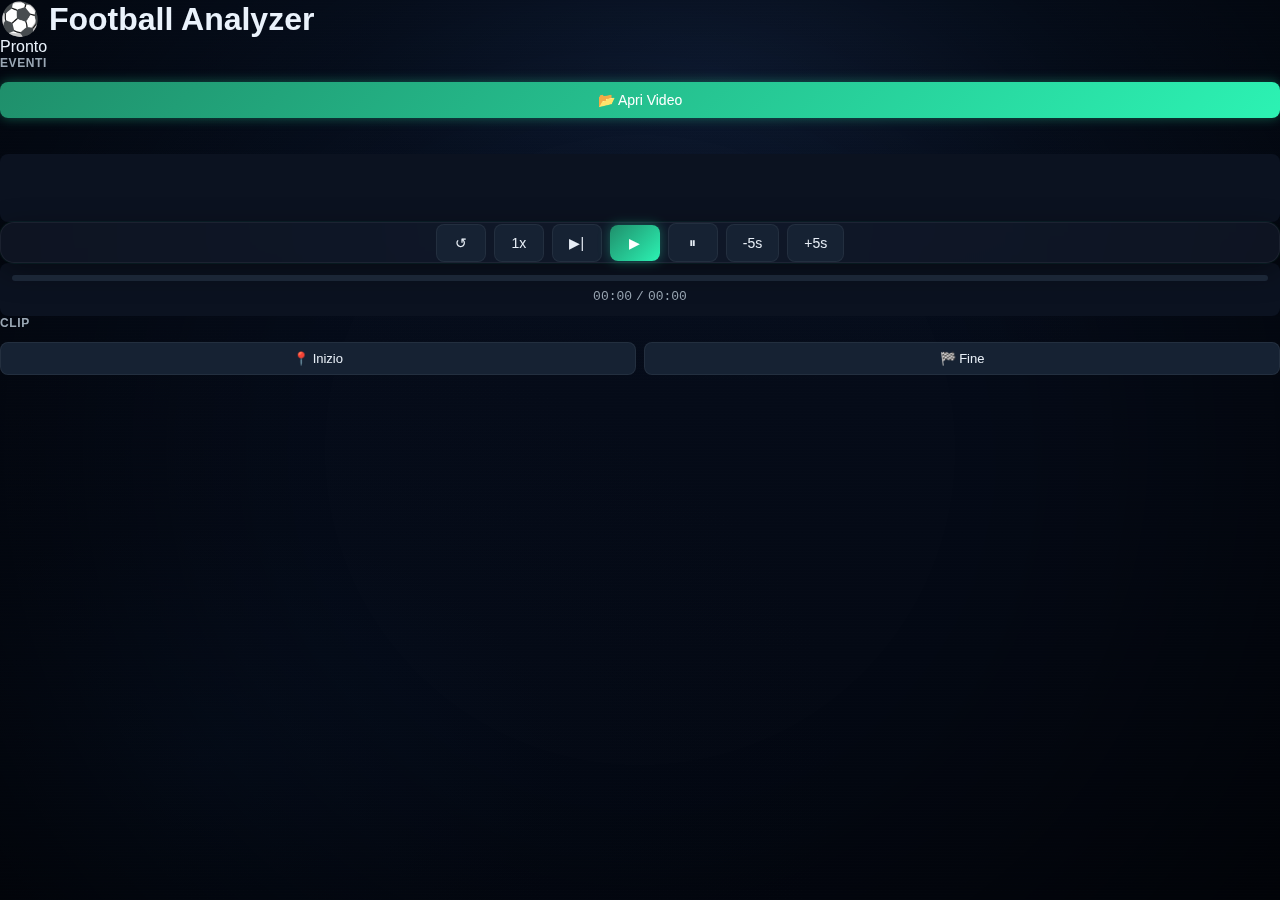
<file: frontend/index.html>
<!DOCTYPE html>
<html lang="it">
<head>
    <meta charset="UTF-8">
    <meta name="viewport" content="width=device-width, initial-scale=1.0">
    <title>Football Analyzer</title>
    <link rel="stylesheet" href="styles.css">
</head>
<body>
    <div class="app-container">
        <!-- Header -->
        <header class="app-header">
            <h1 class="app-title">⚽ Football Analyzer</h1>
            <div class="header-status">
                <span class="status-dot"></span>
                <span class="status-text" id="statusText">Pronto</span>
            </div>
        </header>

        <!-- Main Layout: 3 colonne -->
        <div class="app-main">
            <!-- Sidebar Sinistra - Eventi -->
            <aside class="sidebar-left">
                <div class="sidebar-section">
                    <h2 class="section-title">EVENTI</h2>
                    <button class="btn-accent btn-open-video" id="btnOpenVideo">
                        📂 Apri Video
                    </button>
                    <div class="event-buttons" id="eventButtons">
                        <!-- Eventi generati dinamicamente -->
                    </div>
                </div>
            </aside>

            <!-- Centro - Controlli sotto video Qt -->
            <main class="content-center">
                <!-- Controlli sotto video -->
                <div class="controls-section">
                    <!-- Timeline Eventi Canvas -->
                    <div class="timeline-canvas-section">
                        <canvas id="timelineCanvas" class="timeline-canvas"></canvas>
                    </div>

                    <!-- Playback Controls -->
                    <div class="playback-controls">
                        <button class="btn-control" id="btnRestart" title="Riavvia">↺</button>
                        <button class="btn-control" id="btnSpeed" title="Velocità">1x</button>
                        <button class="btn-control" id="btnFrame" title="Frame">▶|</button>
                        <button class="btn-control btn-play" id="btnPlay">▶</button>
                        <button class="btn-control" id="btnPause">⏸</button>
                        <button class="btn-control" id="btnRewind">-5s</button>
                        <button class="btn-control" id="btnForward">+5s</button>
                    </div>
                    
                    <!-- Timeline Slider -->
                    <div class="timeline-slider">
                        <div class="timeline-track">
                            <div class="timeline-progress" id="timelineProgress"></div>
                        </div>
                        <div class="time-display">
                            <span id="currentTime">00:00</span>
                            <span>/</span>
                            <span id="totalTime">00:00</span>
                        </div>
                    </div>
                </div>
            </main>

            <!-- Sidebar Destra - Clip -->
            <aside class="sidebar-right">
                <div class="sidebar-section">
                    <h2 class="section-title">CLIP</h2>
                    <div class="clip-buttons">
                        <button class="btn-secondary" id="btnClipStart">📍 Inizio</button>
                        <button class="btn-secondary" id="btnClipEnd">🏁 Fine</button>
                    </div>
                    <div class="clips-container" id="clipsContainer">
                        <!-- Clip cards generate dinamicamente -->
                    </div>
                </div>
            </aside>
        </div>
    </div>

    <!-- QWebChannel bridge -->
    <script src="qrc:///qtwebchannel/qwebchannel.js"></script>
    <script src="drawing.js"></script>
    <script src="script.js"></script>
</body>
</html>
</file>
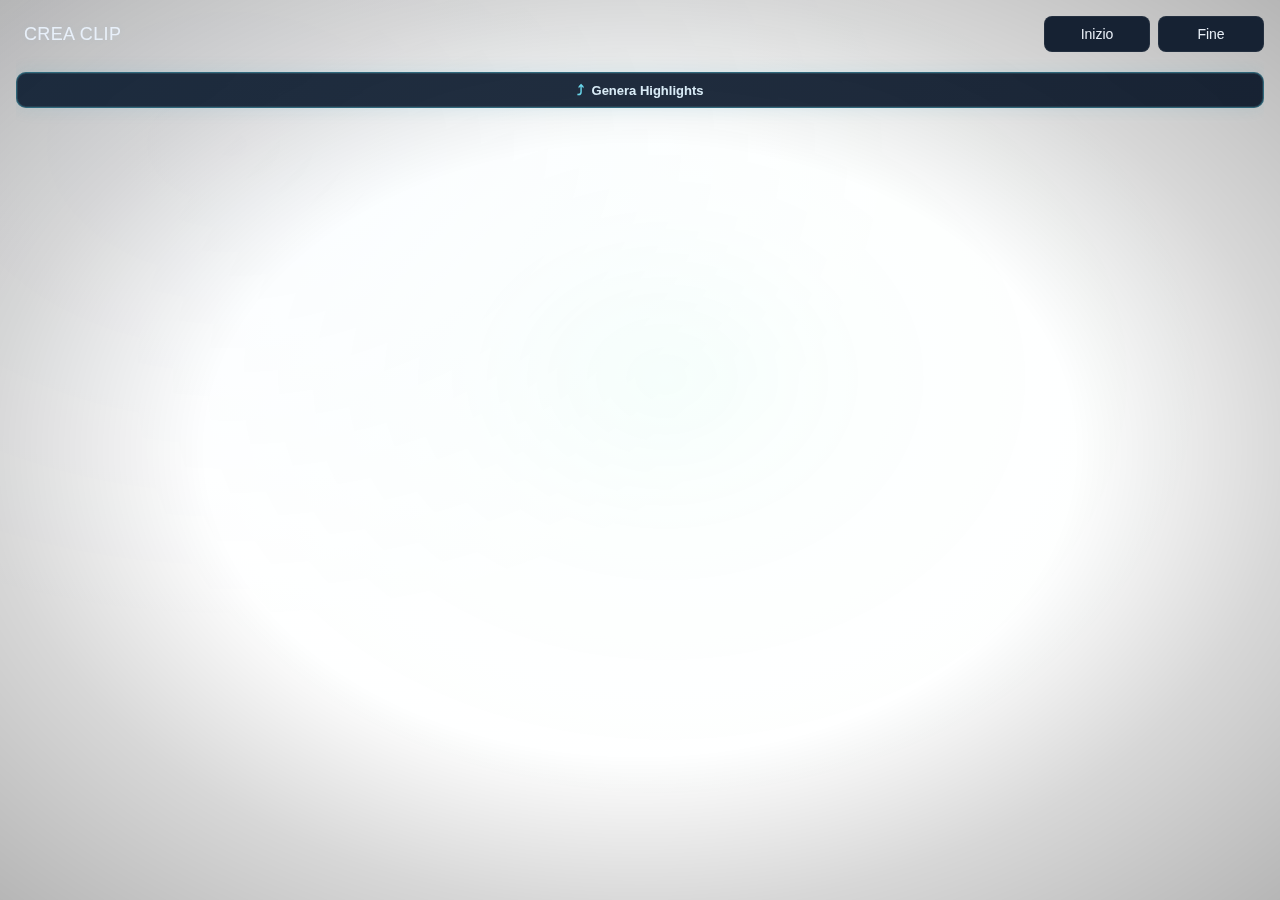
<file: frontend/clips.html>
<!DOCTYPE html>
<html lang="it">
<head>
    <meta charset="UTF-8">
    <meta name="viewport" content="width=device-width, initial-scale=1.0">
    <title>Clip e Statistiche</title>
    <link rel="stylesheet" href="styles.css">
</head>
<body class="sidebar-body sidebar-right">
    <div class="sidebar-container">
        <div class="sidebar-section">
            <div class="clips-section">
                <div class="clips-header">
                    <h2>CREA CLIP</h2>
                    <div class="clips-create-actions">
                        <button class="btn-control" id="btnClipStart">Inizio</button>
                        <button class="btn-control" id="btnClipEnd">Fine</button>
                    </div>
                </div>

                <button class="export-btn" id="btnExport">
                    <span class="icon">⤴</span>
                    Genera Highlights
                </button>

                <div class="clips-list clips-container" id="clipsContainer"></div>
            </div>
        </div>
    </div>

    <script src="qrc:///qtwebchannel/qwebchannel.js"></script>
    <script src="script.js"></script>
</body>
</html>
</file>
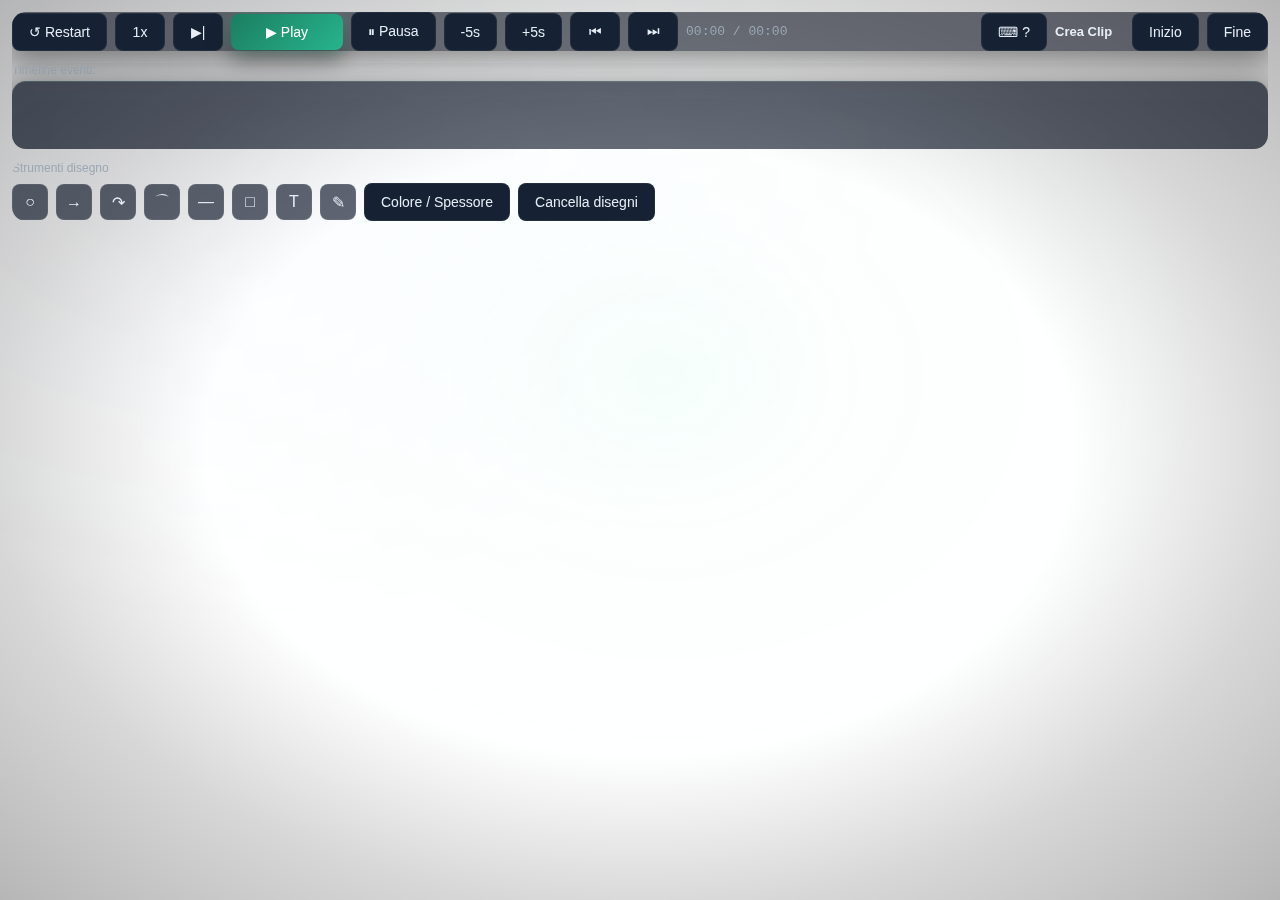
<file: frontend/controls_center.html>
<!DOCTYPE html>
<html lang="it">
<head>
    <meta charset="UTF-8">
    <meta name="viewport" content="width=device-width, initial-scale=1.0">
    <title>Controlli</title>
    <link rel="stylesheet" href="styles.css">
</head>
<body class="center-body">
    <div class="controls-container">
        <!-- Progress bar (slider) -->
        <div class="progress-section">
            <div class="timeline-track" id="mainTimelineTrack">
                <div class="timeline-progress" id="timelineProgress"></div>
                <div class="timeline-handle" id="timelineHandle"></div>
            </div>
        </div>

        <!-- Playback Controls Row -->
        <div class="ctrl-row">
            <button class="btn-control" id="btnRestart" title="Restart">↺ Restart</button>
            <button class="btn-control" id="btnSpeed" title="Velocità">1x</button>
            <button class="btn-control" id="btnFrame" title="Frame">▶|</button>
            <button class="btn-control btn-play" id="btnPlay">▶ Play</button>
            <button class="btn-control" id="btnPause">⏸ Pausa</button>
            <button class="btn-control" id="btnRewind" title="Indietro Ns (click destro per intervallo)">-5s</button>
            <button class="btn-control" id="btnForward" title="Avanti Ns (click destro per intervallo)">+5s</button>
            <button class="btn-control" id="btnPrevEvent" title="Evento precedente">⏮</button>
            <button class="btn-control" id="btnNextEvent" title="Evento successivo">⏭</button>
            <div class="time-display-inline">
                <span id="currentTime">00:00</span>
                <span> / </span>
                <span id="totalTime">00:00</span>
            </div>
            <button class="btn-control" id="btnShortcuts" title="Scorciatoie da tastiera (F1)">⌨ ?</button>
            <div class="ctrl-separator"></div>
            <div class="clip-quick-group">
                <span class="clip-quick-label">Crea Clip</span>
                <button class="btn-control" id="btnClipStart">Inizio</button>
                <button class="btn-control" id="btnClipEnd">Fine</button>
            </div>
        </div>

        <!-- Timeline eventi -->
        <div class="timeline-events-section">
            <label class="timeline-label">Timeline eventi:</label>
            <div class="timeline-canvas-wrapper">
                <canvas id="timelineCanvas" class="timeline-canvas"></canvas>
            </div>
        </div>

        <!-- Strumenti disegno -->
        <div class="draw-tools-section">
            <label class="draw-tools-label">Strumenti disegno</label>
            <div class="draw-tools-row">
                <button class="tool-btn" id="toolCircle" title="Cerchio">○</button>
                <button class="tool-btn" id="toolArrow" title="Freccia">→</button>
                <button class="tool-btn" id="toolCurvedArrow" title="Freccia curva">↷</button>
                <button class="tool-btn" id="toolParabola" title="Parabola">⌒</button>
                <button class="tool-btn" id="toolLine" title="Linea">—</button>
                <button class="tool-btn" id="toolRect" title="Rettangolo">□</button>
                <button class="tool-btn" id="toolText" title="Testo">T</button>
                <button class="tool-btn" id="toolPencil" title="Matita">✎</button>
                <button class="btn-control draw-action-btn" id="btnDrawColor" title="Colore / Spessore">Colore / Spessore</button>
                <button class="btn-control draw-action-btn" id="btnClearDrawings" title="Cancella disegni">Cancella disegni</button>
            </div>
        </div>
    </div>

    <!-- QWebChannel bridge -->
    <script src="qrc:///qtwebchannel/qwebchannel.js"></script>
    <script src="script.js"></script>
</body>
</html>
</file>
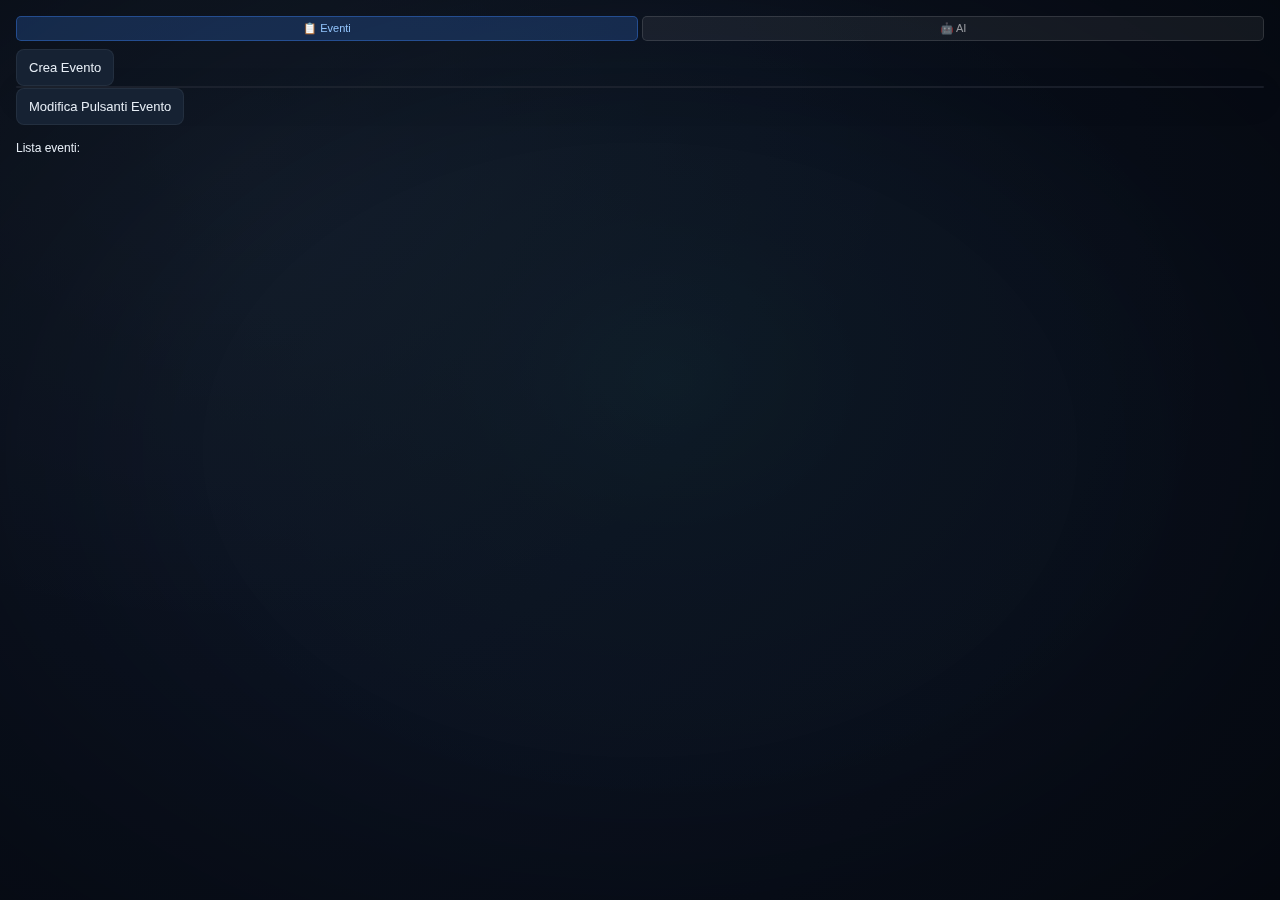
<file: frontend/events.html>
<!DOCTYPE html>
<html lang="it">
<head>
    <meta charset="UTF-8">
    <meta name="viewport" content="width=device-width, initial-scale=1.0">
    <title>Eventi</title>
    <link rel="stylesheet" href="styles.css">
    <style>
    .nebula-bg {
        position: fixed !important; inset: 0 !important; z-index: 99999 !important; pointer-events: none !important;
        background:
            repeating-linear-gradient(0deg, transparent 0, rgba(255,255,255,0.015) 1px, transparent 2px),
            repeating-linear-gradient(90deg, transparent 0, rgba(255,255,255,0.008) 1px, transparent 2px),
            radial-gradient(circle 25% at 12% 18%, rgba(135,110,125,0.75) 0%, rgba(113,92,102,0.45) 45%, transparent 65%),
            radial-gradient(circle 20% at 90% 12%, rgba(130,105,118,0.7) 0%, transparent 58%),
            radial-gradient(circle 28% at 78% 82%, rgba(113,92,102,0.65) 0%, rgba(100,82,92,0.3) 50%, transparent 70%),
            radial-gradient(circle 22% at 18% 78%, rgba(125,100,112,0.7) 0%, transparent 60%),
            radial-gradient(circle 18% at 55% 35%, rgba(113,92,102,0.65) 0%, transparent 55%),
            radial-gradient(circle 24% at 42% 58%, rgba(120,98,108,0.6) 0%, transparent 60%),
            radial-gradient(circle 20% at 88% 55%, rgba(118,95,106,0.7) 0%, transparent 58%),
            radial-gradient(circle 16% at 5% 90%, rgba(113,92,102,0.65) 0%, transparent 52%),
            linear-gradient(180deg, #0e1626 0%, #0B1320 50%, #080d18 100%) !important;
    }
    body.sidebar-body > .sidebar-container, body.sidebar-body > .sidebar-container > .sidebar-section,
    body.sidebar-left .event-list-section, body.sidebar-left .event-list-container {
        background: transparent !important; backdrop-filter: none !important;
    }
    .events-tab-bar {
        display: flex; gap: 4px; margin-bottom: 8px;
    }
    .events-tab-btn {
        flex: 1; padding: 5px 6px; font-size: 11px; border-radius: 5px; cursor: pointer;
        background: rgba(255,255,255,0.06); border: 1px solid rgba(255,255,255,0.12);
        color: rgba(255,255,255,0.55); transition: background 0.15s;
    }
    .events-tab-btn.active {
        background: rgba(59,130,246,0.22); border-color: rgba(59,130,246,0.4);
        color: #93c5fd;
    }
    .events-tab-panel { display: none; }
    .events-tab-panel.active { display: block; }
    .ai-events-list { display: flex; flex-direction: column; gap: 4px; }
    .ai-event-item {
        display: flex; align-items: center; gap: 8px; padding: 5px 8px;
        background: rgba(255,255,255,0.04); border-radius: 5px;
        border: 1px solid rgba(255,255,255,0.08); cursor: pointer;
        transition: background 0.12s;
    }
    .ai-event-item:hover { background: rgba(255,255,255,0.09); }
    .ai-event-type {
        font-size: 10px; padding: 1px 6px; border-radius: 3px;
        background: rgba(59,130,246,0.25); color: #93c5fd; white-space: nowrap;
    }
    .ai-event-type.pressing { background: rgba(239,68,68,0.25); color: #fca5a5; }
    .ai-event-type.shot { background: rgba(245,158,11,0.25); color: #fcd34d; }
    .ai-event-type.recovery { background: rgba(16,185,129,0.25); color: #6ee7b7; }
    .ai-event-time { font-size: 11px; color: rgba(255,255,255,0.7); font-family: monospace; }
    .ai-no-data { font-size: 11px; color: rgba(255,255,255,0.35); text-align: center; padding: 20px 0; }
    </style>
</head>
<body class="sidebar-body sidebar-left">
    <div class="nebula-bg" aria-hidden="true"></div>
    <div class="sidebar-container">
        <div class="sidebar-section">
            <div class="events-tab-bar">
                <button class="events-tab-btn active" id="tabEventi" onclick="switchEventsTab('manual')">📋 Eventi</button>
                <button class="events-tab-btn" id="tabAiEventi" onclick="switchEventsTab('ai')">🤖 AI</button>
            </div>

            <!-- Tab Manuali -->
            <div class="events-tab-panel active" id="panelManual">
                <button class="btn-secondary btn-crea-evento" id="btnCreaEvento">Crea Evento</button>
                <div class="event-buttons" id="eventButtons"></div>
                <button class="btn-secondary btn-modifica-pulsanti" id="btnModificaPulsanti">Modifica Pulsanti Evento</button>
                <div class="event-list-section">
                    <label class="event-list-label">Lista eventi:</label>
                    <div class="event-list-container" id="eventsList"></div>
                </div>
            </div>

            <!-- Tab AI -->
            <div class="events-tab-panel" id="panelAi">
                <div class="ai-events-list" id="aiEventsList">
                    <div class="ai-no-data">Esegui l'analisi automatica<br>per vedere gli eventi AI.</div>
                </div>
            </div>
        </div>
    </div>

    <script src="qrc:///qtwebchannel/qwebchannel.js"></script>
    <script src="script.js"></script>
    <script>
    function switchEventsTab(tab) {
        document.getElementById('tabEventi').classList.toggle('active', tab === 'manual');
        document.getElementById('tabAiEventi').classList.toggle('active', tab === 'ai');
        document.getElementById('panelManual').classList.toggle('active', tab === 'manual');
        document.getElementById('panelAi').classList.toggle('active', tab === 'ai');
        if (tab === 'ai') loadAiEvents();
    }

    function msToTime(ms) {
        const s = Math.floor(ms / 1000);
        const m = Math.floor(s / 60);
        return String(m).padStart(2,'0') + ':' + String(s % 60).padStart(2,'0');
    }

    function loadAiEvents() {
        const b = window.backendBridge;
        if (!b || typeof b.getAiEvents !== 'function') return;
        b.getAiEvents(function(json) {
            try {
                const events = JSON.parse(json);
                const container = document.getElementById('aiEventsList');
                if (!events || events.length === 0) {
                    container.innerHTML = '<div class="ai-no-data">Nessun evento AI rilevato.<br>Esegui l\'analisi automatica.</div>';
                    return;
                }
                events.sort((a, b) => a.timestamp_ms - b.timestamp_ms);
                container.innerHTML = events.map(e => `
                    <div class="ai-event-item" onclick="window.backendBridge && window.backendBridge.seekToTimestamp(${e.timestamp_ms})">
                        <span class="ai-event-type ${e.type}">${e.label}</span>
                        <span class="ai-event-time">${msToTime(e.timestamp_ms)}</span>
                    </div>
                `).join('');
            } catch(err) {}
        });
    }
    </script>
</body>
</html>
</file>
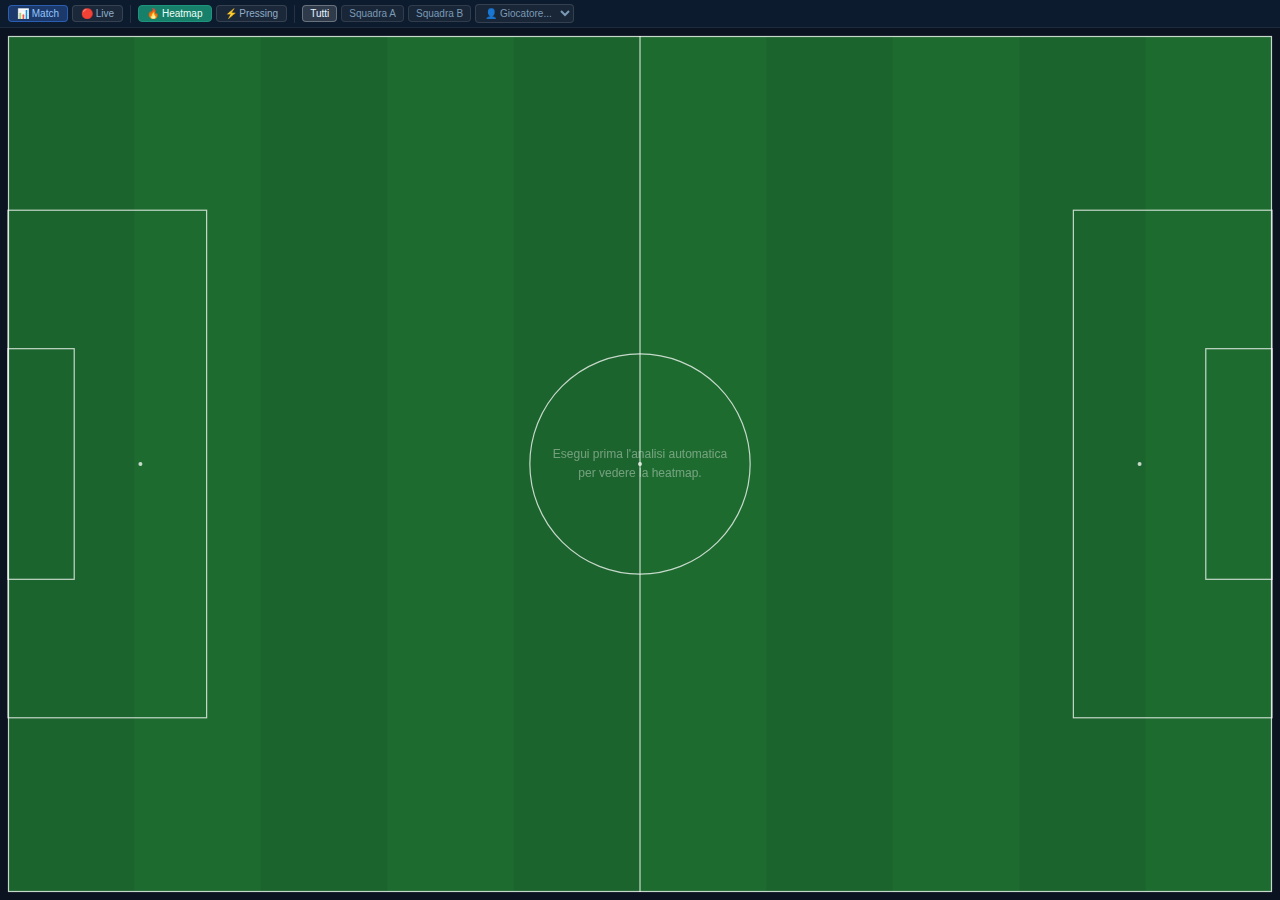
<file: frontend/heatmap.html>
<!DOCTYPE html>
<html>
<head>
  <meta charset="utf-8">
  <style>
    * { margin: 0; padding: 0; box-sizing: border-box; }
    body {
      background: #0B1220; overflow: hidden; width: 100vw; height: 100vh;
      display: flex; flex-direction: column; font-family: Arial, sans-serif;
    }
    #toolbar {
      display: flex; align-items: center; gap: 4px; padding: 4px 8px;
      background: #0d1b2e; border-bottom: 1px solid rgba(255,255,255,0.07);
      flex-shrink: 0; flex-wrap: nowrap; overflow-x: auto;
    }
    .tab-btn {
      background: rgba(255,255,255,0.06); border: 1px solid rgba(255,255,255,0.12);
      color: #8fadc8; font-size: 10px; padding: 2px 8px; border-radius: 4px;
      cursor: pointer; transition: background 0.15s; white-space: nowrap;
    }
    .tab-btn.active { background: #17806a; border-color: #1e947c; color: #eafff8; }
    /* Mode toggle (Match / Live) */
    .mode-btn {
      background: rgba(255,255,255,0.06); border: 1px solid rgba(255,255,255,0.12);
      color: #8fadc8; font-size: 10px; padding: 2px 8px; border-radius: 4px;
      cursor: pointer; transition: background 0.15s; white-space: nowrap;
    }
    .mode-btn.active { background: rgba(59,130,246,0.3); border-color: rgba(59,130,246,0.5); color: #93c5fd; }
    .mode-btn.live.active { background: rgba(239,68,68,0.3); border-color: rgba(239,68,68,0.5); color: #fca5a5; }
    #liveIndicator {
      display: none; width: 7px; height: 7px; border-radius: 50%;
      background: #ef4444; animation: blink 1s infinite;
    }
    @keyframes blink { 0%,100%{opacity:1} 50%{opacity:0.2} }
    #liveWindowLabel {
      display: none; font-size: 10px; color: rgba(255,255,255,0.4);
      white-space: nowrap;
    }
    .sep { width: 1px; height: 18px; background: rgba(255,255,255,0.1); margin: 0 3px; flex-shrink: 0; }
    .filter-btn {
      background: rgba(255,255,255,0.05); border: 1px solid rgba(255,255,255,0.1);
      color: #7a9ab5; font-size: 10px; padding: 2px 7px; border-radius: 4px; cursor: pointer;
      transition: background 0.12s; white-space: nowrap;
    }
    .filter-btn.active {
      background: rgba(255,255,255,0.14); border-color: rgba(255,255,255,0.28); color: #e8f4ff;
    }
    #playerSelect {
      background: rgba(255,255,255,0.05); border: 1px solid rgba(255,255,255,0.12);
      color: #7a9ab5; font-size: 10px; padding: 2px 5px; border-radius: 4px; cursor: pointer;
      outline: none; max-width: 110px;
    }
    #playerSelect option { background: #0d1b2e; color: #c8d8ec; }
    #canvas-wrap { flex: 1; position: relative; overflow: hidden; }
    #heatmap-canvas { width: 100%; height: 100%; display: block; }
    #overlay-msg {
      position: absolute; top: 50%; left: 50%; transform: translate(-50%, -50%);
      color: rgba(255,255,255,0.38); font-size: 12px; text-align: center;
      pointer-events: none; display: none; line-height: 1.6;
    }
  </style>
</head>
<body>
  <div id="toolbar">
    <!-- Modalità Match / Live -->
    <button class="mode-btn active" id="modeMatch" onclick="setMode('match')">📊 Match</button>
    <button class="mode-btn live" id="modeLive" onclick="setMode('live')">🔴 Live</button>
    <div id="liveIndicator"></div>
    <span id="liveWindowLabel">±15s</span>
    <div class="sep"></div>
    <!-- Tipo visualizzazione -->
    <button class="tab-btn active" id="tabHeatmap" onclick="setTab('heatmap')">🔥 Heatmap</button>
    <button class="tab-btn" id="tabPressing" onclick="setTab('pressing')">⚡ Pressing</button>
    <div class="sep"></div>
    <!-- Filtri squadra / giocatore -->
    <button class="filter-btn active" id="fAll" onclick="setFilter('all')">Tutti</button>
    <button class="filter-btn" id="fA" onclick="setFilter('a')">Squadra A</button>
    <button class="filter-btn" id="fB" onclick="setFilter('b')">Squadra B</button>
    <select id="playerSelect" onchange="setPlayer(this.value)">
      <option value="">👤 Giocatore...</option>
    </select>
  </div>
  <div id="canvas-wrap">
    <canvas id="heatmap-canvas"></canvas>
    <div id="overlay-msg"></div>
  </div>

  <script src="qrc:///qtwebchannel/qwebchannel.js"></script>
  <script>
    let backend = null;
    let heatmapData = null;   // dati Match (aggregati su tutti i frame)
    let playerTracks = null;  // raw tracks per modalità Live
    let currentTab = 'heatmap';
    let currentFilter = 'all';
    let currentPlayer = '';
    let currentMode = 'match';  // 'match' | 'live'
    let liveTimer = null;
    const LIVE_WINDOW_MS = 15000;  // finestra ±15 secondi
    const COLS = 40, ROWS = 26;

    const canvas = document.getElementById('heatmap-canvas');
    const ctx = canvas.getContext('2d');
    const overlayMsg = document.getElementById('overlay-msg');

    // ── Mode (Match / Live) ───────────────────────────────────────────────────
    function setMode(mode) {
      currentMode = mode;
      document.getElementById('modeMatch').classList.toggle('active', mode === 'match');
      document.getElementById('modeLive').classList.toggle('active', mode === 'live');
      const liveInd = document.getElementById('liveIndicator');
      const liveLabel = document.getElementById('liveWindowLabel');
      liveInd.style.display = mode === 'live' ? 'block' : 'none';
      liveLabel.style.display = mode === 'live' ? 'inline' : 'none';

      if (mode === 'live') {
        // Pressing non disponibile in live (serve event engine, non posizione corrente)
        if (currentTab === 'pressing') setTab('heatmap');
        document.getElementById('tabPressing').style.opacity = '0.35';
        document.getElementById('tabPressing').style.pointerEvents = 'none';
        startLiveLoop();
        loadPlayerTracks();
      } else {
        document.getElementById('tabPressing').style.opacity = '';
        document.getElementById('tabPressing').style.pointerEvents = '';
        stopLiveLoop();
        render();
      }
    }

    // ── Tab / Filter ──────────────────────────────────────────────────────────
    function setTab(tab) {
      currentTab = tab;
      document.getElementById('tabHeatmap').classList.toggle('active', tab === 'heatmap');
      document.getElementById('tabPressing').classList.toggle('active', tab === 'pressing');
      render();
    }

    function setFilter(f) {
      currentFilter = f;
      currentPlayer = '';
      document.getElementById('playerSelect').value = '';
      document.getElementById('fAll').classList.toggle('active', f === 'all');
      document.getElementById('fA').classList.toggle('active', f === 'a');
      document.getElementById('fB').classList.toggle('active', f === 'b');
      render();
    }

    function setPlayer(val) {
      currentPlayer = val;
      if (val) {
        currentFilter = '';
        ['fAll','fA','fB'].forEach(id => document.getElementById(id).classList.remove('active'));
      }
      render();
    }

    // ── Match data loading ────────────────────────────────────────────────────
    function loadData() {
      if (!backend || typeof backend.getHeatmapData !== 'function') return;
      backend.getHeatmapData(function(json) {
        try {
          heatmapData = JSON.parse(json);
          const sel = document.getElementById('playerSelect');
          const prev = sel.value;
          sel.innerHTML = '<option value="">👤 Giocatore...</option>';
          (heatmapData.track_ids || []).forEach(function(tid) {
            const opt = document.createElement('option');
            opt.value = String(tid);
            opt.textContent = 'Giocatore #' + tid;
            sel.appendChild(opt);
          });
          sel.value = prev;
          if (currentMode === 'match') render();
        } catch(e) {}
      });
    }

    // ── Live: load raw player tracks once ────────────────────────────────────
    function loadPlayerTracks() {
      if (!backend || typeof backend.getPlayerTracksJson !== 'function') return;
      backend.getPlayerTracksJson(function(json) {
        try { playerTracks = JSON.parse(json); } catch(e) { playerTracks = null; }
      });
    }

    // ── Live loop: poll current position and recompute grid ───────────────────
    function startLiveLoop() {
      stopLiveLoop();
      function tick() {
        if (currentMode !== 'live') return;
        if (!backend) { liveTimer = setTimeout(tick, 500); return; }
        backend.getCurrentPositionMs(function(posMs) {
          renderLive(posMs);
          liveTimer = setTimeout(tick, 400);
        });
      }
      tick();
    }

    function stopLiveLoop() {
      if (liveTimer) { clearTimeout(liveTimer); liveTimer = null; }
    }

    // ── Live grid computation ─────────────────────────────────────────────────
    function computeLiveGrid(posMs) {
      const empty = () => { const g = []; for(let r=0;r<ROWS;r++){g.push(new Float32Array(COLS));} return g; };
      if (!playerTracks || !playerTracks.frames) return { all: empty(), a: empty(), b: empty(), track: {} };

      const fps = playerTracks.fps || 3.0;
      const w = Math.max(1, playerTracks.width || 1280);
      const h = Math.max(1, playerTracks.height || 720);
      const frames = playerTracks.frames;
      const windowFrames = Math.ceil(LIVE_WINDOW_MS / 1000 * fps);
      const centerIdx = Math.round(posMs / 1000.0 * fps);
      const startIdx = Math.max(0, centerIdx - windowFrames);
      const endIdx = Math.min(frames.length - 1, centerIdx + windowFrames);

      const all = empty(), gridA = empty(), gridB = empty();
      const track = {};

      for (let fi = startIdx; fi <= endIdx; fi++) {
        const frame = frames[fi];
        if (!frame) continue;
        for (const det of (frame.detections || [])) {
          if (det.role === 'ball' || det.role === 'goal' || det.role === 'referee') continue;
          let xm, ym;
          if (det.x_m !== undefined) {
            xm = det.x_m / 105; ym = det.y_m / 68;
          } else {
            xm = (det.x + det.w * 0.5) / w;
            ym = (det.y + det.h * 0.5) / h;
          }
          const col = Math.max(0, Math.min(COLS - 1, Math.floor(xm * COLS)));
          const row = Math.max(0, Math.min(ROWS - 1, Math.floor(ym * ROWS)));
          const team = det.team;
          const tid = String(det.track_id ?? -1);
          all[row][col]++;
          if (team === 0) gridA[row][col]++;
          else if (team === 1) gridB[row][col]++;
          if (det.track_id >= 0) {
            if (!track[tid]) { const g = empty(); track[tid] = g; }
            track[tid][row][col]++;
          }
        }
      }
      return { all, a: gridA, b: gridB, track };
    }

    // ── Grid selection ────────────────────────────────────────────────────────
    function getActiveGrid(liveGrids) {
      if (currentMode === 'live') {
        if (!liveGrids) return null;
        if (currentPlayer && liveGrids.track) return liveGrids.track[currentPlayer] || null;
        if (currentFilter === 'a') return liveGrids.a;
        if (currentFilter === 'b') return liveGrids.b;
        return liveGrids.all;
      }
      // match mode
      if (!heatmapData) return null;
      if (currentTab === 'pressing') {
        if (!heatmapData.has_pressing) return null;
        if (currentFilter === 'a') return heatmapData.pressing_a;
        if (currentFilter === 'b') return heatmapData.pressing_b;
        return heatmapData.pressing_all;
      }
      if (currentPlayer && heatmapData.track_grids) return heatmapData.track_grids[currentPlayer] || null;
      if (currentFilter === 'a') return heatmapData.grid_a;
      if (currentFilter === 'b') return heatmapData.grid_b;
      return heatmapData.grid_all;
    }

    // ── Color gradient ────────────────────────────────────────────────────────
    function heatColor(t) {
      if (t <= 0.01) return null;
      const alpha = Math.min(0.92, 0.3 + t * 0.7);
      let r, g, b;
      if (t < 0.25) {
        const p = t / 0.25;
        r = 0; g = Math.round(p * 80); b = Math.round(120 + p * 135);
      } else if (t < 0.5) {
        const p = (t - 0.25) / 0.25;
        r = 0; g = Math.round(80 + p * 175); b = Math.round(255 - p * 255);
      } else if (t < 0.75) {
        const p = (t - 0.5) / 0.25;
        r = Math.round(p * 255); g = 255; b = 0;
      } else {
        const p = (t - 0.75) / 0.25;
        r = 255; g = Math.round(255 - p * 255); b = 0;
      }
      return 'rgba(' + r + ',' + g + ',' + b + ',' + alpha.toFixed(2) + ')';
    }

    // ── Field drawing ─────────────────────────────────────────────────────────
    function getFieldBounds(W, H) {
      const PAD = 8;
      return { x0: PAD, y0: PAD, fw: W - PAD * 2, fh: H - PAD * 2 };
    }

    function drawFieldBackground(W, H) {
      const { x0, y0, fw, fh } = getFieldBounds(W, H);
      ctx.fillStyle = '#1e6b30';
      ctx.fillRect(x0, y0, fw, fh);
      const stripeW = fw / 10;
      for (let i = 0; i < 10; i++) {
        if (i % 2 === 0) {
          ctx.fillStyle = 'rgba(0,0,0,0.06)';
          ctx.fillRect(x0 + i * stripeW, y0, stripeW, fh);
        }
      }
    }

    function drawFieldLines(W, H) {
      const { x0, y0, fw, fh } = getFieldBounds(W, H);
      ctx.strokeStyle = 'rgba(255,255,255,0.75)';
      ctx.lineWidth = 1.2;
      ctx.strokeRect(x0 + 0.5, y0 + 0.5, fw - 1, fh - 1);
      ctx.beginPath(); ctx.moveTo(x0 + fw / 2, y0); ctx.lineTo(x0 + fw / 2, y0 + fh); ctx.stroke();
      const cr = (9.15 / 105) * fw;
      if (cr > 2) {
        ctx.beginPath(); ctx.arc(x0 + fw / 2, y0 + fh / 2, cr, 0, Math.PI * 2); ctx.stroke();
        ctx.beginPath(); ctx.arc(x0 + fw / 2, y0 + fh / 2, 2, 0, Math.PI * 2);
        ctx.fillStyle = 'rgba(255,255,255,0.75)'; ctx.fill();
      }
      const paW = (16.5 / 105) * fw, paH = (40.32 / 68) * fh, paTop = y0 + (fh - paH) / 2;
      ctx.strokeRect(x0, paTop, paW, paH);
      ctx.strokeRect(x0 + fw - paW, paTop, paW, paH);
      const gaW = (5.5 / 105) * fw, gaH = (18.32 / 68) * fh, gaTop = y0 + (fh - gaH) / 2;
      ctx.strokeRect(x0, gaTop, gaW, gaH);
      ctx.strokeRect(x0 + fw - gaW, gaTop, gaW, gaH);
      const pspot = (11 / 105) * fw;
      ctx.fillStyle = 'rgba(255,255,255,0.75)';
      ctx.beginPath(); ctx.arc(x0 + pspot, y0 + fh / 2, 2, 0, Math.PI * 2); ctx.fill();
      ctx.beginPath(); ctx.arc(x0 + fw - pspot, y0 + fh / 2, 2, 0, Math.PI * 2); ctx.fill();
    }

    // ── Gaussian smoothing ────────────────────────────────────────────────────
    function gaussianSmooth(grid, radius) {
      const rows = grid.length;
      if (!rows) return grid;
      const cols = (grid[0] && grid[0].length) || COLS;
      const out = [];
      for (let r = 0; r < rows; r++) {
        out.push(new Float32Array(cols));
        for (let c = 0; c < cols; c++) {
          let sum = 0, weight = 0;
          for (let dr = -radius; dr <= radius; dr++) {
            for (let dc = -radius; dc <= radius; dc++) {
              const nr = r + dr, nc = c + dc;
              if (nr < 0 || nr >= rows || nc < 0 || nc >= cols) continue;
              const w = Math.exp(-(dr*dr + dc*dc) / (radius*radius));
              const v = (grid[nr] && grid[nr][nc] !== undefined) ? Number(grid[nr][nc]) : 0;
              sum += v * w; weight += w;
            }
          }
          out[r][c] = weight > 0 ? sum / weight : 0;
        }
      }
      return out;
    }

    // ── Draw heatmap grid onto canvas ─────────────────────────────────────────
    function drawGrid(grid, W, H) {
      let hasData = false;
      if (grid && grid.length) {
        for (let r = 0; r < grid.length && !hasData; r++)
          for (let c = 0; c < (grid[r] ? grid[r].length : 0) && !hasData; c++)
            if (grid[r][c] > 0) hasData = true;
      }
      if (!hasData) return false;

      const smoothed = gaussianSmooth(grid, 2);
      let maxVal = 0;
      for (let r = 0; r < ROWS; r++)
        for (let c = 0; c < COLS; c++)
          if (smoothed[r] && smoothed[r][c] > maxVal) maxVal = smoothed[r][c];
      if (maxVal === 0) return false;

      const { x0, y0, fw, fh } = getFieldBounds(W, H);
      const cellW = fw / COLS + 0.5;
      const cellH = fh / ROWS + 0.5;
      for (let r = 0; r < ROWS; r++) {
        for (let c = 0; c < COLS; c++) {
          if (!smoothed[r]) continue;
          const t = smoothed[r][c] / maxVal;
          if (t < 0.02) continue;
          const color = heatColor(t);
          if (!color) continue;
          ctx.fillStyle = color;
          ctx.fillRect(x0 + c * fw / COLS, y0 + r * fh / ROWS, cellW, cellH);
        }
      }
      return true;
    }

    // ── Main render (Match mode) ──────────────────────────────────────────────
    function render() {
      const W = canvas.width, H = canvas.height;
      if (W < 4 || H < 4) return;
      ctx.clearRect(0, 0, W, H);
      drawFieldBackground(W, H);

      if (!heatmapData) {
        drawFieldLines(W, H);
        showMsg('Esegui prima l\'analisi automatica\nper vedere la heatmap.');
        return;
      }
      if (currentTab === 'pressing' && !heatmapData.has_pressing) {
        drawFieldLines(W, H);
        showMsg('Nessun evento pressing rilevato\nnell\'analisi automatica.');
        return;
      }

      const grid = getActiveGrid(null);
      const hasData = drawGrid(grid, W, H);
      if (!hasData) {
        drawFieldLines(W, H);
        showMsg(currentPlayer ? 'Nessun dato per questo giocatore.' : 'Nessun dato disponibile.');
        return;
      }
      hideMsg();
      ctx.globalAlpha = 0.65;
      drawFieldLines(W, H);
      ctx.globalAlpha = 1;
    }

    // ── Live render ───────────────────────────────────────────────────────────
    function renderLive(posMs) {
      const W = canvas.width, H = canvas.height;
      if (W < 4 || H < 4) return;
      ctx.clearRect(0, 0, W, H);
      drawFieldBackground(W, H);

      if (!playerTracks || !playerTracks.frames) {
        drawFieldLines(W, H);
        showMsg('Caricamento tracks in corso...\nEsegui prima l\'analisi automatica.');
        return;
      }

      const liveGrids = computeLiveGrid(posMs);
      const grid = getActiveGrid(liveGrids);
      const hasData = drawGrid(grid, W, H);
      if (!hasData) {
        drawFieldLines(W, H);
        showMsg('Nessun giocatore rilevato\nnel frame corrente.');
        return;
      }
      hideMsg();
      ctx.globalAlpha = 0.65;
      drawFieldLines(W, H);
      ctx.globalAlpha = 1;
    }

    function showMsg(text) {
      overlayMsg.style.display = 'block';
      overlayMsg.innerHTML = text.replace(/\n/g, '<br>');
    }
    function hideMsg() { overlayMsg.style.display = 'none'; }

    // ── Canvas resize ─────────────────────────────────────────────────────────
    function resizeCanvas() {
      const wrap = document.getElementById('canvas-wrap');
      const w = wrap.clientWidth || 1;
      const h = wrap.clientHeight || 1;
      if (canvas.width !== w || canvas.height !== h) {
        canvas.width = w; canvas.height = h;
      }
      if (currentMode === 'match') render();
    }

    window.addEventListener('resize', resizeCanvas);
    setTimeout(resizeCanvas, 80);
    setTimeout(resizeCanvas, 400);

    // ── QWebChannel init ──────────────────────────────────────────────────────
    new QWebChannel(qt.webChannelTransport, function(channel) {
      backend = channel.objects.backend;
      loadData();
      loadPlayerTracks();
      if (backend.videoLoaded) {
        backend.videoLoaded.connect(function() {
          setTimeout(function() { loadData(); loadPlayerTracks(); }, 600);
        });
      }
    });
  </script>
</body>
</html>
</file>
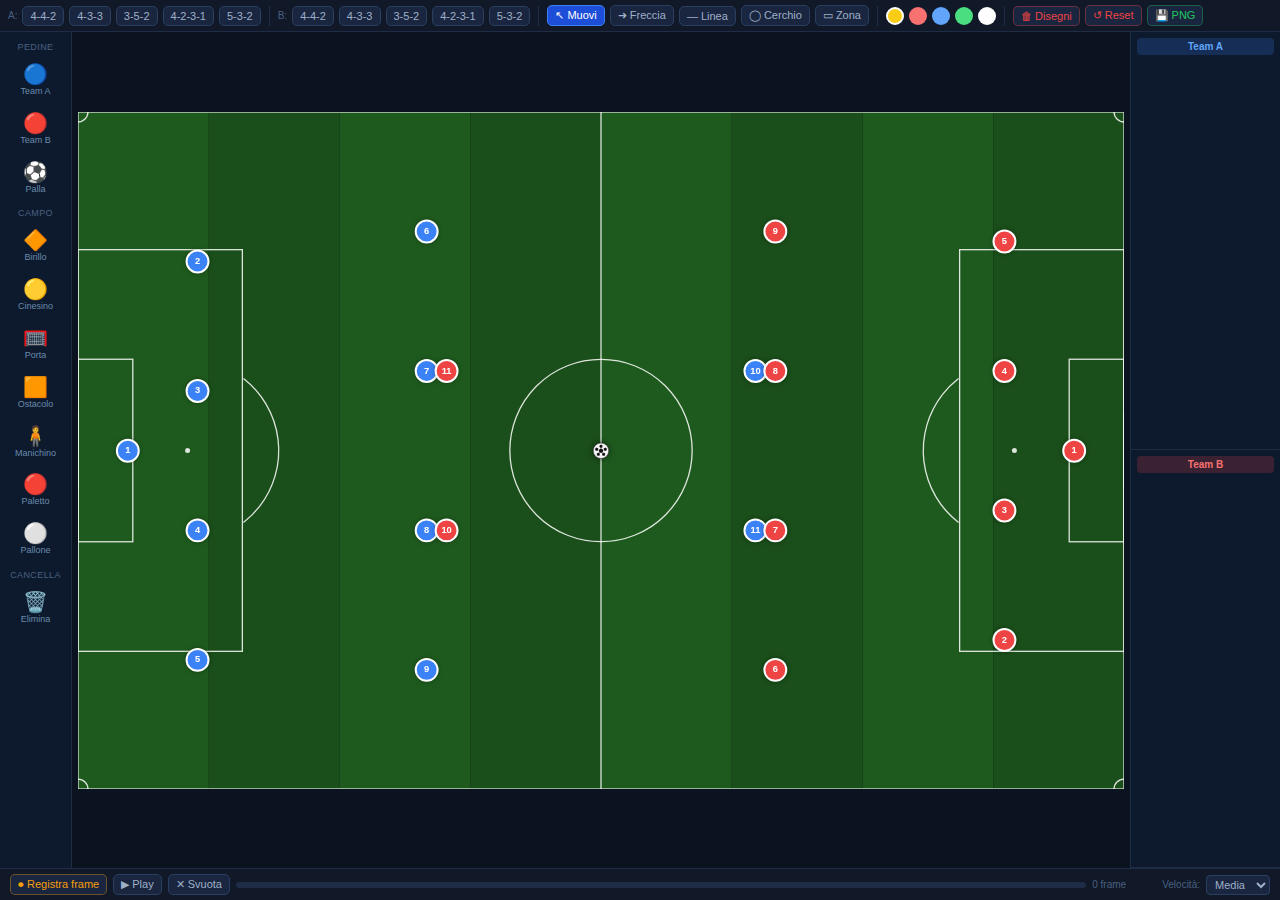
<file: frontend/interactive_board.html>
<!DOCTYPE html>
<html lang="it">
<head>
<meta charset="utf-8">
<title>Lavagna Tattica Interattiva</title>
<style>
* { margin:0; padding:0; box-sizing:border-box; }
body { background:#0B1220; font-family: Arial, sans-serif; display:flex; flex-direction:column; height:100vh; overflow:hidden; user-select:none; color:#e9f1ff; }

/* ── TOOLBAR ── */
#toolbar {
  display:flex; align-items:center; gap:5px; padding:5px 8px;
  background:#111827; border-bottom:1px solid #1e2d45; flex-shrink:0; flex-wrap:wrap;
}
.tb-sep { width:1px; height:20px; background:#1e2d45; margin:0 3px; flex-shrink:0; }
.tb-label { font-size:10px; color:#4a6080; white-space:nowrap; }
button.tb-btn {
  background:#1a2640; border:1px solid #2a3f5f; color:#9eb0c8;
  border-radius:5px; padding:3px 7px; font-size:11px; cursor:pointer; white-space:nowrap;
  transition: background 0.15s, color 0.15s;
}
button.tb-btn:hover { background:#243350; color:#e9f1ff; }
button.tb-btn.active { background:#1d4ed8; border-color:#3b82f6; color:#fff; }
button.tb-btn.danger { border-color:#ef444460; color:#ef4444; }
button.tb-btn.danger:hover { background:#3f1111; }
button.tb-btn.success { border-color:#22c55e60; color:#22c55e; }
button.tb-btn.success:hover { background:#112811; }
button.tb-btn.warning { border-color:#f59e0b60; color:#f59e0b; }
button.tb-btn.warning:hover { background:#311e00; }
.color-dot { width:18px; height:18px; border-radius:50%; cursor:pointer; border:2px solid transparent; transition:border 0.1s; }
.color-dot:hover, .color-dot.active { border-color:#fff; }

/* ── MAIN ── */
#main { display:flex; flex:1; overflow:hidden; }

/* ── LEFT PANEL (strumenti) ── */
#tools-panel {
  width:72px; background:#0d1a2e; border-right:1px solid #1e2d45;
  display:flex; flex-direction:column; overflow-y:auto; flex-shrink:0;
  padding:6px 4px; gap:4px;
}
.tp-label { font-size:9px; color:#4a6080; text-align:center; margin:4px 0 2px; text-transform:uppercase; letter-spacing:0.4px; }
.tool-item {
  display:flex; flex-direction:column; align-items:center; gap:2px;
  padding:5px 3px; border-radius:6px; cursor:pointer; border:1px solid transparent;
  transition:background 0.12s, border 0.12s;
}
.tool-item:hover { background:#1a2640; border-color:#2a3f5f; }
.tool-item.active { background:#1d3a6e; border-color:#3b82f6; }
.tool-item span.icon { font-size:20px; line-height:1; }
.tool-item span.lbl { font-size:9px; color:#6a8aaa; text-align:center; line-height:1.2; }

/* ── FIELD ── */
#field-wrap { flex:1; display:flex; align-items:center; justify-content:center; padding:6px; position:relative; }
#field-canvas { display:block; }

/* ── RIGHT PANEL (squadre) ── */
#teams-panel {
  width:150px; background:#0d1a2e; border-left:1px solid #1e2d45;
  display:flex; flex-direction:column; overflow:hidden; flex-shrink:0;
}
.team-section { flex:1; overflow-y:auto; border-bottom:1px solid #1e2d45; padding:6px; }
.team-title {
  font-size:10px; font-weight:700; margin-bottom:6px; padding:3px 6px;
  border-radius:4px; text-align:center;
}
.player-row {
  display:flex; align-items:center; gap:5px; padding:3px 4px;
  border-radius:4px; cursor:pointer; font-size:11px; color:#9eb0c8;
  transition:background 0.1s;
}
.player-row:hover { background:#1a2640; }
.player-row.on-field { color:#e9f1ff; }
.p-dot {
  width:18px; height:18px; border-radius:50%; border:1.5px solid rgba(255,255,255,0.6);
  display:flex; align-items:center; justify-content:center;
  font-size:8px; font-weight:700; flex-shrink:0;
}
.p-name { flex:1; overflow:hidden; text-overflow:ellipsis; white-space:nowrap; }
.p-num { font-size:9px; color:#4a6080; }

/* ── ANIMATION BAR ── */
#anim-bar {
  display:flex; align-items:center; gap:6px; padding:5px 10px;
  background:#111827; border-top:1px solid #1e2d45; flex-shrink:0;
}
#anim-timeline {
  flex:1; height:6px; background:#1e2d45; border-radius:3px; cursor:pointer; position:relative;
}
#anim-progress { height:100%; background:#3b82f6; border-radius:3px; width:0%; transition:width 0.1s; }
#anim-frames { font-size:10px; color:#4a6080; white-space:nowrap; min-width:60px; }
</style>
</head>
<body>

<!-- TOOLBAR -->
<div id="toolbar">
  <!-- Moduli A -->
  <span class="tb-label">A:</span>
  <button class="tb-btn" onclick="applyFormation('4-4-2','A')">4-4-2</button>
  <button class="tb-btn" onclick="applyFormation('4-3-3','A')">4-3-3</button>
  <button class="tb-btn" onclick="applyFormation('3-5-2','A')">3-5-2</button>
  <button class="tb-btn" onclick="applyFormation('4-2-3-1','A')">4-2-3-1</button>
  <button class="tb-btn" onclick="applyFormation('5-3-2','A')">5-3-2</button>
  <div class="tb-sep"></div>
  <!-- Moduli B -->
  <span class="tb-label">B:</span>
  <button class="tb-btn" onclick="applyFormation('4-4-2','B')">4-4-2</button>
  <button class="tb-btn" onclick="applyFormation('4-3-3','B')">4-3-3</button>
  <button class="tb-btn" onclick="applyFormation('3-5-2','B')">3-5-2</button>
  <button class="tb-btn" onclick="applyFormation('4-2-3-1','B')">4-2-3-1</button>
  <button class="tb-btn" onclick="applyFormation('5-3-2','B')">5-3-2</button>
  <div class="tb-sep"></div>
  <!-- Strumenti disegno -->
  <button class="tb-btn" id="tool-select"  onclick="setTool('select')">↖ Muovi</button>
  <button class="tb-btn" id="tool-arrow"   onclick="setTool('arrow')">➜ Freccia</button>
  <button class="tb-btn" id="tool-line"    onclick="setTool('line')">— Linea</button>
  <button class="tb-btn" id="tool-circle"  onclick="setTool('circle')">◯ Cerchio</button>
  <button class="tb-btn" id="tool-zone"    onclick="setTool('zone')">▭ Zona</button>
  <div class="tb-sep"></div>
  <!-- Colori -->
  <div class="color-dot active" style="background:#facc15" onclick="setColor(this,'#facc15')" title="Giallo"></div>
  <div class="color-dot" style="background:#f87171" onclick="setColor(this,'#f87171')" title="Rosso"></div>
  <div class="color-dot" style="background:#60a5fa" onclick="setColor(this,'#60a5fa')" title="Blu"></div>
  <div class="color-dot" style="background:#4ade80" onclick="setColor(this,'#4ade80')" title="Verde"></div>
  <div class="color-dot" style="background:#ffffff" onclick="setColor(this,'#ffffff')" title="Bianco"></div>
  <div class="tb-sep"></div>
  <!-- Azioni -->
  <button class="tb-btn danger"  onclick="clearDrawings()">🗑 Disegni</button>
  <button class="tb-btn danger"  onclick="resetAll()">↺ Reset</button>
  <button class="tb-btn success" onclick="exportPNG()">💾 PNG</button>
</div>

<!-- MAIN -->
<div id="main">

  <!-- LEFT: strumenti allenamento -->
  <div id="tools-panel">
    <div class="tp-label">Pedine</div>
    <div class="tool-item" onclick="setPlaceTool('player_A')" id="ptool-player_A" title="Pedina Team A">
      <span class="icon">🔵</span><span class="lbl">Team A</span>
    </div>
    <div class="tool-item" onclick="setPlaceTool('player_B')" id="ptool-player_B" title="Pedina Team B">
      <span class="icon">🔴</span><span class="lbl">Team B</span>
    </div>
    <div class="tool-item" onclick="placeBallCenter()" title="Posiziona palla al centro">
      <span class="icon">⚽</span><span class="lbl">Palla</span>
    </div>
    <div class="tp-label">Campo</div>
    <div class="tool-item" onclick="setPlaceTool('cone')" id="ptool-cone" title="Birillo/Cono">
      <span class="icon">🔶</span><span class="lbl">Birillo</span>
    </div>
    <div class="tool-item" onclick="setPlaceTool('cinesino')" id="ptool-cinesino" title="Cinesino">
      <span class="icon">🟡</span><span class="lbl">Cinesino</span>
    </div>
    <div class="tool-item" onclick="setPlaceTool('mini_goal')" id="ptool-mini_goal" title="Porta piccola">
      <span class="icon">🥅</span><span class="lbl">Porta</span>
    </div>
    <div class="tool-item" onclick="setPlaceTool('hurdle')" id="ptool-hurdle" title="Ostacolo/Hurdle">
      <span class="icon">🟧</span><span class="lbl">Ostacolo</span>
    </div>
    <div class="tool-item" onclick="setPlaceTool('mannequin')" id="ptool-mannequin" title="Manichino">
      <span class="icon">🧍</span><span class="lbl">Manichino</span>
    </div>
    <div class="tool-item" onclick="setPlaceTool('pole')" id="ptool-pole" title="Paletto">
      <span class="icon">🔴</span><span class="lbl">Paletto</span>
    </div>
    <div class="tool-item" onclick="setPlaceTool('extra_ball')" id="ptool-extra_ball" title="Pallone extra">
      <span class="icon">⚪</span><span class="lbl">Pallone</span>
    </div>
    <div class="tp-label">Cancella</div>
    <div class="tool-item" onclick="setTool('erase')" id="ptool-erase" title="Cancella elemento">
      <span class="icon">🗑️</span><span class="lbl">Elimina</span>
    </div>
  </div>

  <!-- CENTER: campo -->
  <div id="field-wrap">
    <canvas id="field-canvas"></canvas>
  </div>

  <!-- RIGHT: squadre/giocatori -->
  <div id="teams-panel">
    <div class="team-section" id="team-a-section">
      <div class="team-title" id="team-a-title" style="background:rgba(59,130,246,0.2);color:#60a5fa">Team A</div>
      <div id="team-a-players"></div>
    </div>
    <div class="team-section" id="team-b-section">
      <div class="team-title" id="team-b-title" style="background:rgba(239,68,68,0.2);color:#f87171">Team B</div>
      <div id="team-b-players"></div>
    </div>
  </div>

</div>

<!-- ANIMATION BAR -->
<div id="anim-bar">
  <button class="tb-btn warning" id="btn-record" onclick="toggleRecord()">⏺ Registra frame</button>
  <button class="tb-btn" id="btn-play" onclick="playAnimation()" disabled>▶ Play</button>
  <button class="tb-btn" onclick="clearKeyframes()">✕ Svuota</button>
  <div id="anim-timeline" onclick="seekTimeline(event)">
    <div id="anim-progress"></div>
  </div>
  <span id="anim-frames">0 frame</span>
  <span class="tb-label" style="margin-left:4px">Velocità:</span>
  <select id="anim-speed" style="background:#1a2640;color:#9eb0c8;border:1px solid #2a3f5f;border-radius:4px;padding:2px 4px;font-size:11px;cursor:pointer">
    <option value="800">Lenta</option>
    <option value="500" selected>Media</option>
    <option value="250">Veloce</option>
  </select>
</div>

<script>
// ═══════════════════════════════════════════════════════════
// COSTANTI CAMPO
// ═══════════════════════════════════════════════════════════
const FIELD_W = 105, FIELD_H = 68;

const TEAMS_CFG = {
  A: { color:'#3b82f6', label:'Team A' },
  B: { color:'#ef4444', label:'Team B' }
};

// ═══════════════════════════════════════════════════════════
// STATO
// ═══════════════════════════════════════════════════════════
let players     = [];  // { id, team, num, name, x, y }
let equipment   = [];  // { id, type, x, y, angle:0 }
let ball        = { x: FIELD_W/2, y: FIELD_H/2, visible:true };
let drawings    = [];  // { type, color, ... }
let currentDrawing = null;

let currentTool  = 'select';
let placeTool    = null;   // tool da piazzare (es. 'cone')
let currentColor = '#facc15';

// drag
let dragObj    = null;   // { kind:'player'|'equipment'|'ball', ref }
let dragOff    = {x:0, y:0};
let drawStart  = null;

// animazione
let keyframes      = [];
let isRecording    = false;
let animPlaying    = false;
let animTimer      = null;
let animFrame      = 0;

// dati squadre (iniettati da Python)
let teamsData = { A: null, B: null };

const canvas = document.getElementById('field-canvas');
const ctx    = canvas.getContext('2d');
let scale    = 1;

// ═══════════════════════════════════════════════════════════
// FORMAZIONI
// ═══════════════════════════════════════════════════════════
const FORMATIONS = {
  '4-4-2':   [[5,34],[12,15],[12,28],[12,42],[12,55],[35,12],[35,26],[35,42],[35,56],[68,26],[68,42]],
  '4-3-3':   [[5,34],[12,15],[12,28],[12,42],[12,55],[38,20],[38,34],[38,50],[72,14],[72,34],[72,54]],
  '3-5-2':   [[5,34],[15,20],[15,34],[15,50],[35,10],[35,23],[35,34],[35,46],[35,60],[65,26],[65,42]],
  '4-2-3-1': [[5,34],[12,15],[12,28],[12,42],[12,55],[30,26],[30,42],[52,14],[52,34],[52,54],[72,34]],
  '5-3-2':   [[5,34],[12,10],[12,22],[12,34],[12,46],[12,58],[38,20],[38,34],[38,50],[65,26],[65,42]]
};

function mirrorFormation(coords) {
  return coords.map(([x,y]) => [FIELD_W-x, FIELD_H-y]);
}

function applyFormation(name, team) {
  const coords = FORMATIONS[name]; if (!coords) return;
  const base   = team === 'A' ? coords : mirrorFormation(coords);
  players = players.filter(p => p.team !== team);
  const td = teamsData[team];
  base.forEach(([x,y], i) => {
    let name='', num=i+1;
    if (td && td.players && td.players[i]) {
      const p = td.players[i];
      name = p.name || '';
      num  = p.jersey_number != null ? p.jersey_number : i+1;
    }
    players.push({ id:`${team}${Date.now()}${i}`, team, num, name, x, y });
  });
  updateTeamPanel(team);
  render();
}

// ═══════════════════════════════════════════════════════════
// PANNELLO SQUADRE
// ═══════════════════════════════════════════════════════════
function loadTeamsData(data) {
  // Chiamato da Python dopo il caricamento pagina
  if (data.A) { teamsData.A = data.A; updateTeamPanelFull('A'); }
  if (data.B) { teamsData.B = data.B; updateTeamPanelFull('B'); }
  // Aggiorna titoli
  if (data.A && data.A.name) document.getElementById('team-a-title').textContent = data.A.name;
  if (data.B && data.B.name) document.getElementById('team-b-title').textContent = data.B.name;
}

function updateTeamPanelFull(team) {
  const td   = teamsData[team];
  const cont = document.getElementById(`team-${team.toLowerCase()}-players`);
  cont.innerHTML = '';
  if (!td || !td.players) return;
  td.players.forEach(p => {
    const row   = document.createElement('div');
    row.className = 'player-row';
    row.title   = p.role || '';
    const color = TEAMS_CFG[team].color;
    const onField = players.some(pl => pl.team === team && pl.name === p.name);
    row.innerHTML = `
      <div class="p-dot" style="background:${color}">
        <span style="font-size:8px;font-weight:700;color:#fff">${p.jersey_number ?? '?'}</span>
      </div>
      <span class="p-name">${p.name}</span>
    `;
    if (onField) row.classList.add('on-field');
    cont.appendChild(row);
  });
}

function updateTeamPanel(team) {
  if (teamsData[team]) updateTeamPanelFull(team);
}

// ═══════════════════════════════════════════════════════════
// RESIZE
// ═══════════════════════════════════════════════════════════
function resizeCanvas() {
  const wrap = document.getElementById('field-wrap');
  const maxW = wrap.clientWidth  - 12;
  const maxH = wrap.clientHeight - 12;
  const ratio = FIELD_W / FIELD_H;
  let cw, ch;
  if (maxW/maxH > ratio) { ch=maxH; cw=ch*ratio; } else { cw=maxW; ch=cw/ratio; }
  canvas.width  = Math.floor(cw);
  canvas.height = Math.floor(ch);
  scale = cw / FIELD_W;
  render();
}
window.addEventListener('resize', resizeCanvas);
window.addEventListener('load', () => {
  resizeCanvas();
  applyFormation('4-4-2','A');
  applyFormation('4-4-2','B');
  setTool('select');
});

// ═══════════════════════════════════════════════════════════
// COORDINATE
// ═══════════════════════════════════════════════════════════
function toC(mx,my)  { return [mx*scale, my*scale]; }
function toF(cx,cy)  { return [cx/scale, cy/scale]; }
function clamp(v,a,b){ return Math.max(a,Math.min(b,v)); }
function rect(c,cb)  { return c.getBoundingClientRect(); }

// ═══════════════════════════════════════════════════════════
// RENDER
// ═══════════════════════════════════════════════════════════
function render() {
  const W=canvas.width, H=canvas.height;
  ctx.clearRect(0,0,W,H);
  drawField(W,H);
  drawings.forEach(d => renderShape(d));
  if (currentDrawing) renderShape(currentDrawing);
  equipment.forEach(e => drawEquipment(e));
  players.forEach(p => drawPlayer(p));
  if (ball.visible) drawBall(ball.x, ball.y, false);
}

// ── Campo ───────────────────────────────────────────────────
function drawField(W,H) {
  // Strisce
  const stripes=8;
  for (let i=0;i<stripes;i++) {
    ctx.fillStyle = i%2===0 ? '#1e5a1e' : '#1a4e1a';
    ctx.fillRect(i*(W/stripes),0,W/stripes,H);
  }
  ctx.strokeStyle='rgba(255,255,255,0.85)';
  ctx.lineWidth=Math.max(1,scale*0.13);
  ctx.strokeRect(0,0,W,H);
  // Centrocampo
  ctx.beginPath(); ctx.moveTo(W/2,0); ctx.lineTo(W/2,H); ctx.stroke();
  // Cerchio
  ctx.beginPath(); ctx.arc(W/2,H/2,9.15*scale,0,Math.PI*2); ctx.stroke();
  ctx.fillStyle='rgba(255,255,255,0.85)';
  ctx.beginPath(); ctx.arc(W/2,H/2,2.5,0,Math.PI*2); ctx.fill();
  // Aree grandi
  const aW=16.5*scale, aH=40.32*scale, aY=(H-aH)/2;
  ctx.strokeRect(0,aY,aW,aH); ctx.strokeRect(W-aW,aY,aW,aH);
  // Aree piccole
  const sW=5.5*scale, sH=18.32*scale, sY=(H-sH)/2;
  ctx.strokeRect(0,sY,sW,sH); ctx.strokeRect(W-sW,sY,sW,sH);
  // Dischetti
  const pk=11*scale;
  ctx.fillStyle='rgba(255,255,255,0.85)';
  ctx.beginPath(); ctx.arc(pk,H/2,2.5,0,Math.PI*2); ctx.fill();
  ctx.beginPath(); ctx.arc(W-pk,H/2,2.5,0,Math.PI*2); ctx.fill();
  // Archi area
  ctx.beginPath(); ctx.arc(pk,H/2,9.15*scale,-Math.PI*0.29,Math.PI*0.29); ctx.stroke();
  ctx.beginPath(); ctx.arc(W-pk,H/2,9.15*scale,Math.PI*0.71,Math.PI*1.29); ctx.stroke();
  // Porte
  const gW=2.44*scale, gH=7.32*scale, gY=(H-gH)/2;
  ctx.strokeRect(-gW,gY,gW,gH); ctx.strokeRect(W,gY,gW,gH);
  // Angoli
  const ar=1*scale;
  ctx.beginPath(); ctx.arc(0,0,ar,0,Math.PI/2); ctx.stroke();
  ctx.beginPath(); ctx.arc(W,0,ar,Math.PI/2,Math.PI); ctx.stroke();
  ctx.beginPath(); ctx.arc(0,H,ar,-Math.PI/2,0); ctx.stroke();
  ctx.beginPath(); ctx.arc(W,H,ar,Math.PI,Math.PI*1.5); ctx.stroke();
}

// ── Pedine ─────────────────────────────────────────────────
function drawPlayer(p) {
  const [cx,cy]=toC(p.x,p.y);
  const r=Math.max(10,scale*1.1);
  const color=TEAMS_CFG[p.team].color;
  ctx.shadowColor='rgba(0,0,0,0.5)'; ctx.shadowBlur=5;
  ctx.fillStyle=color;
  ctx.beginPath(); ctx.arc(cx,cy,r,0,Math.PI*2); ctx.fill();
  ctx.shadowBlur=0;
  ctx.strokeStyle='#fff'; ctx.lineWidth=2;
  ctx.beginPath(); ctx.arc(cx,cy,r,0,Math.PI*2); ctx.stroke();
  ctx.fillStyle='#fff';
  ctx.font=`bold ${Math.max(8,r*0.85)}px Arial`;
  ctx.textAlign='center'; ctx.textBaseline='middle';
  ctx.fillText(String(p.num), cx, cy);
  // Nome sotto (se disponibile e campo abbastanza grande)
  if (p.name && scale > 3) {
    ctx.font=`${Math.max(7,scale*0.6)}px Arial`;
    ctx.fillStyle='rgba(255,255,255,0.8)';
    ctx.fillText(p.name.split(' ').pop(), cx, cy+r+7);
  }
}

// ── Pallone (bianco/nero realistico) ──────────────────────
function drawBall(mx, my, small=false) {
  const [cx,cy]=toC(mx,my);
  const r=small ? Math.max(5,scale*0.55) : Math.max(7,scale*0.78);
  ctx.shadowColor='rgba(0,0,0,0.6)'; ctx.shadowBlur=6;
  // Base bianca
  ctx.fillStyle='#f5f5f5';
  ctx.beginPath(); ctx.arc(cx,cy,r,0,Math.PI*2); ctx.fill();
  ctx.shadowBlur=0;
  ctx.strokeStyle='#222'; ctx.lineWidth=Math.max(0.5,r*0.07);
  ctx.beginPath(); ctx.arc(cx,cy,r,0,Math.PI*2); ctx.stroke();
  // Pentagono centrale nero
  ctx.fillStyle='#111';
  drawPolygon(cx,cy,r*0.32,5,-Math.PI/2);
  ctx.fill();
  // 5 patch nere esterne
  for (let i=0;i<5;i++) {
    const ang=(i*2*Math.PI/5)-Math.PI/2;
    const px=cx+Math.cos(ang)*r*0.58;
    const py=cy+Math.sin(ang)*r*0.58;
    drawPolygon(px,py,r*0.23,5,ang+Math.PI+Math.PI/5);
    ctx.fill();
  }
}
function drawPolygon(cx,cy,r,sides,startAngle) {
  ctx.beginPath();
  for (let i=0;i<sides;i++) {
    const a=startAngle+(i*2*Math.PI/sides);
    i===0 ? ctx.moveTo(cx+r*Math.cos(a),cy+r*Math.sin(a))
           : ctx.lineTo(cx+r*Math.cos(a),cy+r*Math.sin(a));
  }
  ctx.closePath();
}

// ── Attrezzatura ───────────────────────────────────────────
function drawEquipment(e) {
  const [cx,cy]=toC(e.x,e.y);
  ctx.save();
  ctx.translate(cx,cy);
  const s=Math.max(8,scale*0.9);
  switch(e.type) {
    case 'cone': drawCone(s); break;
    case 'cinesino': drawCinesino(s); break;
    case 'mini_goal': drawMiniGoal(s); break;
    case 'hurdle': drawHurdle(s); break;
    case 'mannequin': drawMannequin(s); break;
    case 'pole': drawPole(s); break;
    case 'extra_ball': ctx.translate(-cx,-cy); drawBall(e.x,e.y,true); ctx.translate(cx,cy); break;
  }
  ctx.restore();
}

function drawCone(s) {
  // Cono arancione visto dall'alto = triangolo isoscele
  ctx.fillStyle='#f97316';
  ctx.strokeStyle='#c2410c'; ctx.lineWidth=1;
  ctx.beginPath();
  ctx.moveTo(0,-s);
  ctx.lineTo(-s*0.7,s*0.5);
  ctx.lineTo(s*0.7,s*0.5);
  ctx.closePath(); ctx.fill(); ctx.stroke();
  ctx.fillStyle='#fed7aa';
  ctx.beginPath(); ctx.ellipse(0,s*0.5,s*0.7,s*0.2,0,0,Math.PI*2); ctx.fill();
}

function drawCinesino(s) {
  // Disco piatto giallo
  ctx.fillStyle='#facc15';
  ctx.strokeStyle='#ca8a04'; ctx.lineWidth=1;
  ctx.beginPath(); ctx.ellipse(0,0,s,s*0.35,0,0,Math.PI*2); ctx.fill(); ctx.stroke();
  ctx.fillStyle='rgba(255,255,255,0.3)';
  ctx.beginPath(); ctx.ellipse(-s*0.2,-s*0.08,s*0.25,s*0.1,0,0,Math.PI*2); ctx.fill();
}

function drawMiniGoal(s) {
  // Porta piccola vista dall'alto
  ctx.strokeStyle='#ffffff'; ctx.lineWidth=Math.max(1.5,s*0.15);
  ctx.lineCap='round';
  ctx.beginPath();
  ctx.moveTo(-s*1.2,-s*0.4);
  ctx.lineTo(-s*1.2, s*0.4);
  ctx.moveTo( s*1.2,-s*0.4);
  ctx.lineTo( s*1.2, s*0.4);
  ctx.moveTo(-s*1.2,-s*0.4);
  ctx.lineTo( s*1.2,-s*0.4);
  ctx.stroke();
  // Rete (linee diagonali)
  ctx.strokeStyle='rgba(200,200,200,0.4)'; ctx.lineWidth=0.7;
  for (let i=-3;i<=3;i++) {
    ctx.beginPath(); ctx.moveTo(i*s*0.4,-s*0.4); ctx.lineTo(i*s*0.4,s*0); ctx.stroke();
  }
}

function drawHurdle(s) {
  // Ostacolo rosso/giallo
  ctx.fillStyle='#ef4444';
  ctx.strokeStyle='#991b1b'; ctx.lineWidth=1;
  ctx.fillRect(-s,-s*0.25,s*2,s*0.5);
  ctx.strokeRect(-s,-s*0.25,s*2,s*0.5);
  // Strisce gialle
  ctx.fillStyle='#facc15';
  for (let i=0;i<3;i++) {
    ctx.fillRect(-s+i*s*0.65,  -s*0.25, s*0.28, s*0.5);
  }
}

function drawMannequin(s) {
  // Manichino giallo (cerchio corpo + testa)
  ctx.fillStyle='#facc15'; ctx.strokeStyle='#a16207'; ctx.lineWidth=1.2;
  // Corpo
  ctx.beginPath(); ctx.ellipse(0,s*0.2,s*0.5,s*0.7,0,0,Math.PI*2); ctx.fill(); ctx.stroke();
  // Testa
  ctx.fillStyle='#fef08a';
  ctx.beginPath(); ctx.arc(0,-s*0.55,s*0.3,0,Math.PI*2); ctx.fill(); ctx.stroke();
  // X sul corpo
  ctx.strokeStyle='rgba(100,70,0,0.5)'; ctx.lineWidth=1;
  ctx.beginPath(); ctx.moveTo(-s*0.3,-s*0.1); ctx.lineTo(s*0.3,s*0.5); ctx.stroke();
  ctx.beginPath(); ctx.moveTo(s*0.3,-s*0.1); ctx.lineTo(-s*0.3,s*0.5); ctx.stroke();
}

function drawPole(s) {
  // Paletto rosso
  ctx.fillStyle='#ef4444'; ctx.strokeStyle='#7f1d1d'; ctx.lineWidth=1;
  ctx.beginPath(); ctx.ellipse(0,0,s*0.3,s*0.3,0,0,Math.PI*2); ctx.fill(); ctx.stroke();
  // Linea verticale
  ctx.strokeStyle='#ef4444'; ctx.lineWidth=Math.max(2,s*0.25);
  ctx.beginPath(); ctx.moveTo(0,0); ctx.lineTo(0,-s*1.5); ctx.stroke();
  // Striscia bianca
  ctx.strokeStyle='#fff'; ctx.lineWidth=Math.max(1,s*0.1);
  ctx.beginPath(); ctx.moveTo(0,-s*0.4); ctx.lineTo(0,-s*0.8); ctx.stroke();
}

// ── Disegni ─────────────────────────────────────────────────
function renderShape(d) {
  const lw=Math.max(2,scale*0.18);
  ctx.save();
  if (d.type==='arrow') {
    const [x1,y1]=toC(d.x1,d.y1),[x2,y2]=toC(d.x2,d.y2);
    drawArrow(x1,y1,x2,y2,d.color,lw);
  } else if (d.type==='line') {
    const [x1,y1]=toC(d.x1,d.y1),[x2,y2]=toC(d.x2,d.y2);
    ctx.strokeStyle=d.color; ctx.lineWidth=lw; ctx.setLineDash([6,4]);
    ctx.beginPath(); ctx.moveTo(x1,y1); ctx.lineTo(x2,y2); ctx.stroke();
    ctx.setLineDash([]);
  } else if (d.type==='circle') {
    const [cx,cy]=toC(d.cx,d.cy);
    ctx.strokeStyle=d.color; ctx.lineWidth=lw;
    ctx.beginPath(); ctx.arc(cx,cy,Math.abs(d.r*scale),0,Math.PI*2); ctx.stroke();
  } else if (d.type==='zone') {
    const [x1,y1]=toC(d.x1,d.y1),[x2,y2]=toC(d.x2,d.y2);
    ctx.fillStyle=d.color+'33'; ctx.strokeStyle=d.color; ctx.lineWidth=lw;
    ctx.fillRect(Math.min(x1,x2),Math.min(y1,y2),Math.abs(x2-x1),Math.abs(y2-y1));
    ctx.strokeRect(Math.min(x1,x2),Math.min(y1,y2),Math.abs(x2-x1),Math.abs(y2-y1));
  }
  ctx.restore();
}

function drawArrow(x1,y1,x2,y2,color,lw) {
  ctx.strokeStyle=color; ctx.fillStyle=color; ctx.lineWidth=lw;
  ctx.beginPath(); ctx.moveTo(x1,y1); ctx.lineTo(x2,y2); ctx.stroke();
  const angle=Math.atan2(y2-y1,x2-x1), aLen=Math.max(10,lw*4);
  ctx.beginPath();
  ctx.moveTo(x2,y2);
  ctx.lineTo(x2-aLen*Math.cos(angle-0.4),y2-aLen*Math.sin(angle-0.4));
  ctx.lineTo(x2-aLen*Math.cos(angle+0.4),y2-aLen*Math.sin(angle+0.4));
  ctx.closePath(); ctx.fill();
}

// ═══════════════════════════════════════════════════════════
// HIT TEST
// ═══════════════════════════════════════════════════════════
function hitPlayer(cx,cy) {
  const r=Math.max(10,scale*1.1)+4;
  for (let i=players.length-1;i>=0;i--) {
    const [px,py]=toC(players[i].x,players[i].y);
    if ((cx-px)**2+(cy-py)**2<r*r) return players[i];
  }
  return null;
}
function hitEquipment(cx,cy) {
  const r=Math.max(10,scale*0.9)+4;
  for (let i=equipment.length-1;i>=0;i--) {
    const [ex,ey]=toC(equipment[i].x,equipment[i].y);
    if ((cx-ex)**2+(cy-ey)**2<r*r) return equipment[i];
  }
  return null;
}
function hitBall(cx,cy) {
  const [bx,by]=toC(ball.x,ball.y);
  const r=Math.max(7,scale*0.78)+4;
  return (cx-bx)**2+(cy-by)**2<r*r;
}

// ═══════════════════════════════════════════════════════════
// EVENTI MOUSE
// ═══════════════════════════════════════════════════════════
canvas.addEventListener('mousedown', e => {
  const r=canvas.getBoundingClientRect();
  const cx=e.clientX-r.left, cy=e.clientY-r.top;
  const [fx,fy]=toF(cx,cy);

  // Modalità piazza oggetto
  if (placeTool) {
    placeObject(placeTool, fx, fy);
    return;
  }

  if (currentTool==='select') {
    if (ball.visible && hitBall(cx,cy)) { dragObj={kind:'ball'}; return; }
    const p=hitPlayer(cx,cy);
    if (p) {
      dragObj={kind:'player',ref:p};
      const [px,py]=toC(p.x,p.y);
      dragOff={x:cx-px,y:cy-py}; return;
    }
    const eq=hitEquipment(cx,cy);
    if (eq) {
      dragObj={kind:'equipment',ref:eq};
      const [ex,ey]=toC(eq.x,eq.y);
      dragOff={x:cx-ex,y:cy-ey}; return;
    }
  } else if (currentTool==='erase') {
    const p=hitPlayer(cx,cy);
    if (p) { players=players.filter(x=>x!==p); render(); return; }
    const eq=hitEquipment(cx,cy);
    if (eq) { equipment=equipment.filter(x=>x!==eq); render(); return; }
  } else {
    drawStart={x:fx,y:fy};
    currentDrawing={type:currentTool,color:currentColor,x1:fx,y1:fy,x2:fx,y2:fy,cx:fx,cy:fy,r:0};
  }
});

canvas.addEventListener('mousemove', e => {
  const r=canvas.getBoundingClientRect();
  const cx=e.clientX-r.left, cy=e.clientY-r.top;
  const [fx,fy]=toF(cx,cy);

  if (dragObj) {
    if (dragObj.kind==='ball') {
      ball.x=clamp(fx,0,FIELD_W); ball.y=clamp(fy,0,FIELD_H);
    } else if (dragObj.kind==='player') {
      const [nx,ny]=toF(cx-dragOff.x,cy-dragOff.y);
      dragObj.ref.x=clamp(nx,0,FIELD_W); dragObj.ref.y=clamp(ny,0,FIELD_H);
    } else if (dragObj.kind==='equipment') {
      const [nx,ny]=toF(cx-dragOff.x,cy-dragOff.y);
      dragObj.ref.x=clamp(nx,0,FIELD_W); dragObj.ref.y=clamp(ny,0,FIELD_H);
    }
    render(); return;
  }

  if (currentDrawing && drawStart) {
    if (currentTool==='arrow'||currentTool==='line') { currentDrawing.x2=fx; currentDrawing.y2=fy; }
    else if (currentTool==='circle') { const dx=fx-drawStart.x,dy=fy-drawStart.y; currentDrawing.r=Math.sqrt(dx*dx+dy*dy); }
    else if (currentTool==='zone')   { currentDrawing.x2=fx; currentDrawing.y2=fy; }
    render();
  }

  // Cursore
  if (placeTool) { canvas.style.cursor='copy'; return; }
  if (currentTool==='select') {
    canvas.style.cursor=(hitPlayer(cx,cy)||hitEquipment(cx,cy)||(ball.visible&&hitBall(cx,cy))) ? 'grab' : 'default';
  } else if (currentTool==='erase') { canvas.style.cursor='not-allowed'; }
  else { canvas.style.cursor='crosshair'; }
});

canvas.addEventListener('mouseup', e => {
  if (dragObj) { dragObj=null; render(); return; }
  if (currentDrawing && drawStart) {
    const r=canvas.getBoundingClientRect();
    const cx=e.clientX-r.left, cy=e.clientY-r.top;
    const [fx,fy]=toF(cx,cy);
    const dist=Math.sqrt((fx-drawStart.x)**2+(fy-drawStart.y)**2);
    if (dist>0.5) {
      if (currentTool==='arrow'||currentTool==='line') drawings.push({...currentDrawing,x2:fx,y2:fy});
      else if (currentTool==='circle') { const dx=fx-drawStart.x,dy=fy-drawStart.y; drawings.push({...currentDrawing,r:Math.sqrt(dx*dx+dy*dy)}); }
      else if (currentTool==='zone') drawings.push({...currentDrawing,x2:fx,y2:fy});
    }
    currentDrawing=null; drawStart=null; render();
  }
});

canvas.addEventListener('mouseleave', () => {
  dragObj=null; currentDrawing=null; drawStart=null; render();
});

// Touch
canvas.addEventListener('touchstart', e=>{e.preventDefault();simulateMouse(e,'mousedown');},{passive:false});
canvas.addEventListener('touchmove',  e=>{e.preventDefault();simulateMouse(e,'mousemove');},{passive:false});
canvas.addEventListener('touchend',   e=>{e.preventDefault();simulateMouse(e,'mouseup');},{passive:false});
function simulateMouse(e,type) {
  const t=e.touches[0]||e.changedTouches[0];
  canvas.dispatchEvent(new MouseEvent(type,{clientX:t.clientX,clientY:t.clientY,bubbles:true}));
}

// ═══════════════════════════════════════════════════════════
// TOOLBAR ACTIONS
// ═══════════════════════════════════════════════════════════
function setTool(t) {
  currentTool=t; placeTool=null;
  document.querySelectorAll('.tb-btn').forEach(b=>b.classList.remove('active'));
  const btn=document.getElementById('tool-'+t); if(btn) btn.classList.add('active');
  document.querySelectorAll('.tool-item').forEach(b=>b.classList.remove('active'));
}

function setPlaceTool(t) {
  placeTool=t; currentTool='select';
  document.querySelectorAll('.tool-item').forEach(b=>b.classList.remove('active'));
  const el=document.getElementById('ptool-'+t); if(el) el.classList.add('active');
  document.querySelectorAll('.tb-btn').forEach(b=>b.classList.remove('active'));
  canvas.style.cursor='copy';
}

function placeObject(type, fx, fy) {
  const x=clamp(fx,0,FIELD_W), y=clamp(fy,0,FIELD_H);
  if (type==='player_A') {
    const num=players.filter(p=>p.team==='A').length+1;
    players.push({id:'A'+Date.now(),team:'A',num,name:'',x,y});
  } else if (type==='player_B') {
    const num=players.filter(p=>p.team==='B').length+1;
    players.push({id:'B'+Date.now(),team:'B',num,name:'',x,y});
  } else {
    equipment.push({id:'eq'+Date.now(),type,x,y});
  }
  render();
}

function setColor(el, c) {
  currentColor=c;
  document.querySelectorAll('.color-dot').forEach(d=>d.classList.remove('active'));
  el.classList.add('active');
}

function clearDrawings() { drawings=[]; render(); }

function resetAll() {
  drawings=[]; players=[]; equipment=[];
  ball={x:FIELD_W/2,y:FIELD_H/2,visible:true};
  keyframes=[]; updateAnimBar();
  applyFormation('4-4-2','A');
  applyFormation('4-4-2','B');
  render();
}

function placeBallCenter() { ball={x:FIELD_W/2,y:FIELD_H/2,visible:true}; render(); }

function exportPNG() {
  const link=document.createElement('a');
  link.download='lavagna_tattica.png';
  link.href=canvas.toDataURL('image/png');
  link.click();
}

// ═══════════════════════════════════════════════════════════
// ANIMAZIONE
// ═══════════════════════════════════════════════════════════
function captureState() {
  return {
    players:  players.map(p=>({...p})),
    equipment:equipment.map(e=>({...e})),
    ball:     {...ball},
    drawings: drawings.map(d=>({...d}))
  };
}

function applyState(state) {
  players=state.players.map(p=>({...p}));
  equipment=state.equipment.map(e=>({...e}));
  ball={...state.ball};
  drawings=state.drawings.map(d=>({...d}));
  render();
}

function toggleRecord() {
  if (animPlaying) return;
  keyframes.push(captureState());
  updateAnimBar();
  // Flash feedback
  const btn=document.getElementById('btn-record');
  btn.textContent='✅ Frame '+keyframes.length;
  setTimeout(()=>{ btn.textContent='⏺ Registra frame'; },800);
}

function clearKeyframes() {
  if (animPlaying) stopAnimation();
  keyframes=[]; updateAnimBar();
}

function playAnimation() {
  if (keyframes.length<2) { alert('Registra almeno 2 frame per l\'animazione.'); return; }
  if (animPlaying) { stopAnimation(); return; }
  animPlaying=true; animFrame=0;
  document.getElementById('btn-play').textContent='⏹ Stop';
  const speed=parseInt(document.getElementById('anim-speed').value);
  function step() {
    if (!animPlaying) return;
    applyState(keyframes[animFrame]);
    updateAnimBar();
    animFrame=(animFrame+1)%keyframes.length;
    animTimer=setTimeout(step, speed);
  }
  step();
}

function stopAnimation() {
  animPlaying=false; clearTimeout(animTimer);
  document.getElementById('btn-play').textContent='▶ Play';
}

function updateAnimBar() {
  const n=keyframes.length;
  document.getElementById('anim-frames').textContent=`${n} frame${n!==1?'s':''}`;
  document.getElementById('btn-play').disabled=n<2;
  const pct=n>1 ? (animFrame/(n-1))*100 : 0;
  document.getElementById('anim-progress').style.width=pct+'%';
}

function seekTimeline(e) {
  if (keyframes.length===0 || animPlaying) return;
  const r=e.currentTarget.getBoundingClientRect();
  const pct=(e.clientX-r.left)/r.width;
  animFrame=Math.min(keyframes.length-1, Math.floor(pct*keyframes.length));
  applyState(keyframes[animFrame]);
  updateAnimBar();
}
</script>
</body>
</html>
</file>
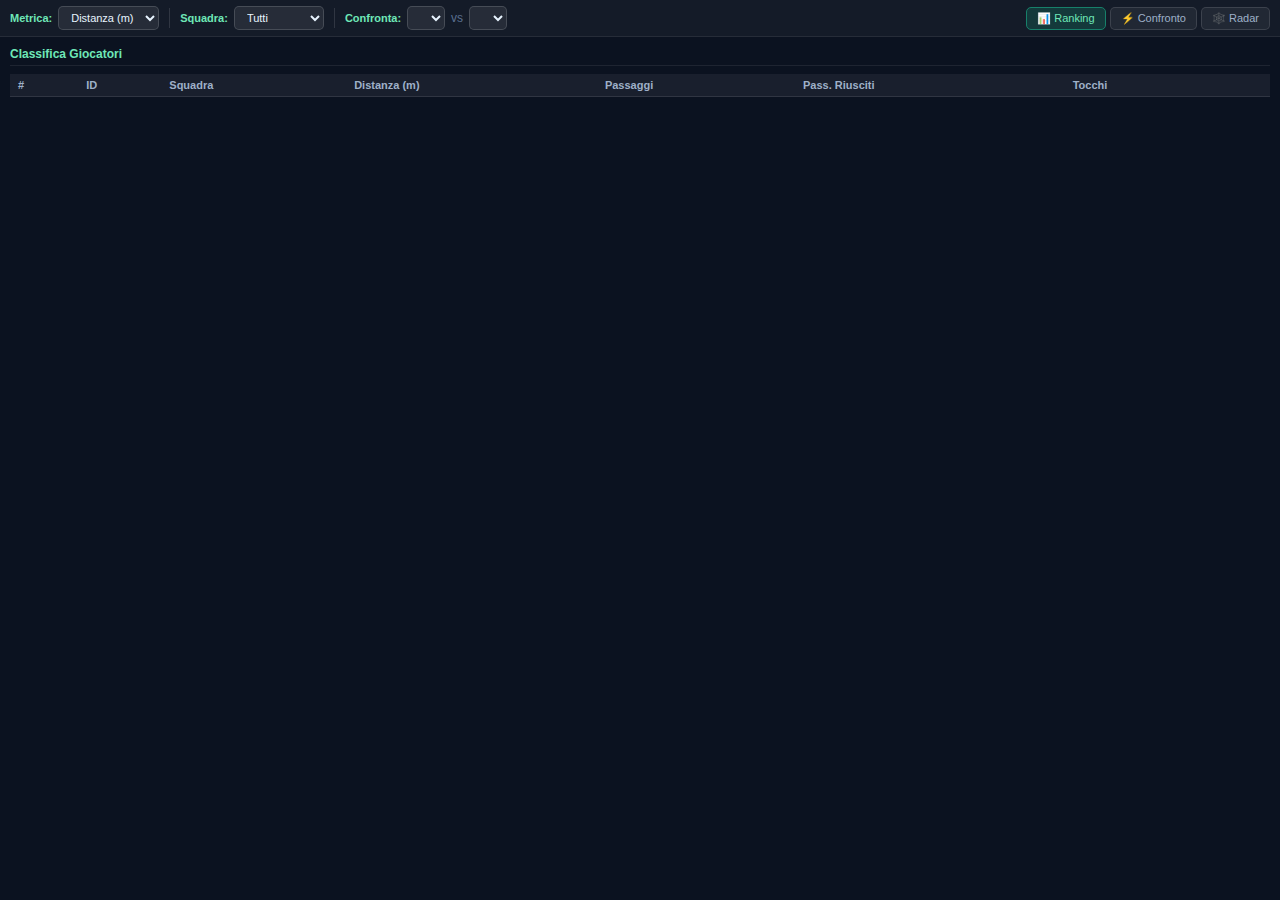
<file: frontend/player_comparison.html>
<!DOCTYPE html>
<html>
<head>
<meta charset="utf-8">
<style>
* { margin:0; padding:0; box-sizing:border-box; }
body { background:#0B1220; color:#e8f4ff; font-family:Arial,sans-serif; font-size:12px; overflow:hidden; }

/* ── Toolbar ── */
#toolbar {
  display:flex; align-items:center; gap:6px; padding:6px 10px;
  background:rgba(255,255,255,0.04); border-bottom:1px solid rgba(255,255,255,0.08);
  flex-wrap:nowrap; overflow-x:auto;
}
.tb-label { color:#6ee7b7; font-size:11px; font-weight:700; white-space:nowrap; }
select {
  background:rgba(255,255,255,0.08); border:1px solid rgba(255,255,255,0.15);
  border-radius:5px; color:#e8f4ff; padding:4px 8px; font-size:11px; cursor:pointer;
}
.sep { width:1px; height:20px; background:rgba(255,255,255,0.12); margin:0 4px; }
#tab-bar { display:flex; gap:4px; margin-left:auto; }
.tab-btn {
  background:rgba(255,255,255,0.06); border:1px solid rgba(255,255,255,0.12);
  border-radius:5px; color:#9eb0c8; padding:4px 10px; font-size:11px; cursor:pointer;
}
.tab-btn.active { background:rgba(23,128,106,0.3); border-color:#17806a; color:#6ee7b7; }

/* ── Content ── */
#content { height:calc(100vh - 38px); overflow-y:auto; padding:10px; }

/* ── No data ── */
#no-data { text-align:center; padding:40px; color:rgba(255,255,255,0.3); font-size:13px; }

/* ── Ranking tab ── */
#tab-ranking { display:block; }
#tab-compare { display:none; }
#tab-radar   { display:none; }

.section-title {
  font-size:12px; font-weight:700; color:#6ee7b7;
  margin-bottom:8px; padding-bottom:4px;
  border-bottom:1px solid rgba(255,255,255,0.08);
}

/* Ranking table */
.ranking-table { width:100%; border-collapse:collapse; font-size:11px; }
.ranking-table th {
  background:rgba(255,255,255,0.06); color:#9eb0c8; font-weight:600;
  padding:5px 8px; text-align:left; cursor:pointer; user-select:none;
  border-bottom:1px solid rgba(255,255,255,0.1);
  white-space:nowrap;
}
.ranking-table th:hover { color:#6ee7b7; }
.ranking-table th.sorted { color:#6ee7b7; }
.ranking-table td {
  padding:5px 8px; border-bottom:1px solid rgba(255,255,255,0.05);
  white-space:nowrap;
}
.ranking-table tr:hover td { background:rgba(255,255,255,0.04); }
.rank-num { color:#5a7090; font-size:10px; }
.bar-cell { min-width:60px; }
.bar-wrap { background:rgba(255,255,255,0.06); border-radius:3px; height:6px; }
.bar-fill { height:6px; border-radius:3px; background:#17806a; transition:width .3s; }
.team-dot { display:inline-block; width:8px; height:8px; border-radius:50%; margin-right:4px; }

/* ── Compare tab ── */
.compare-grid { display:grid; grid-template-columns:1fr auto 1fr; gap:12px; align-items:start; }
.player-card {
  background:rgba(255,255,255,0.04); border:1px solid rgba(255,255,255,0.08);
  border-radius:8px; padding:12px;
}
.player-card h3 { font-size:13px; color:#e8f4ff; margin-bottom:10px; text-align:center; }
.stat-row { display:flex; justify-content:space-between; align-items:center; margin-bottom:6px; }
.stat-label { color:#9eb0c8; font-size:11px; }
.stat-value { font-size:13px; font-weight:700; color:#6ee7b7; }
.stat-value.lower { color:#f87171; }
.vs-col { display:flex; flex-direction:column; gap:22px; padding-top:40px; }
.vs-label { color:#5a7090; font-size:10px; text-align:center; }
.winner-badge {
  background:rgba(23,128,106,0.25); border:1px solid #17806a;
  border-radius:4px; color:#6ee7b7; font-size:10px; padding:1px 6px;
}

/* ── Radar tab ── */
#radar-canvas-wrap { display:flex; justify-content:center; padding:10px 0; }
canvas#radar { display:block; }
.radar-legend { display:flex; gap:20px; justify-content:center; margin-top:8px; }
.legend-item { display:flex; align-items:center; gap:6px; font-size:11px; color:#9eb0c8; }
.legend-dot { width:10px; height:10px; border-radius:50%; }
</style>
</head>
<body>

<div id="toolbar">
  <span class="tb-label">Metrica:</span>
  <select id="metric-sel" onchange="renderRanking()">
    <option value="distance_m">Distanza (m)</option>
    <option value="passes">Passaggi</option>
    <option value="touches">Tocchi palla</option>
    <option value="passes_success">Pass. riusciti</option>
  </select>
  <div class="sep"></div>
  <span class="tb-label">Squadra:</span>
  <select id="team-sel" onchange="renderRanking()">
    <option value="all">Tutti</option>
    <option value="0">Squadra A</option>
    <option value="1">Squadra B</option>
  </select>
  <div class="sep"></div>
  <span class="tb-label">Confronta:</span>
  <select id="p1-sel" onchange="renderCompare();renderRadar()"></select>
  <span style="color:#5a7090">vs</span>
  <select id="p2-sel" onchange="renderCompare();renderRadar()"></select>
  <div id="tab-bar">
    <button class="tab-btn active" onclick="showTab('ranking',this)">📊 Ranking</button>
    <button class="tab-btn" onclick="showTab('compare',this)">⚡ Confronto</button>
    <button class="tab-btn" onclick="showTab('radar',this)">🕸️ Radar</button>
  </div>
</div>

<div id="content">
  <div id="no-data" style="display:none">
    Esegui prima l'analisi automatica per vedere le statistiche giocatori.
  </div>

  <!-- Tab Ranking -->
  <div id="tab-ranking">
    <div class="section-title">Classifica Giocatori</div>
    <table class="ranking-table" id="rank-table">
      <thead>
        <tr>
          <th onclick="sortBy('rank')">#</th>
          <th onclick="sortBy('track_id')">ID</th>
          <th onclick="sortBy('team')">Squadra</th>
          <th onclick="sortBy('distance_m')">Distanza (m)</th>
          <th onclick="sortBy('passes')">Passaggi</th>
          <th onclick="sortBy('passes_success')">Pass. Riusciti</th>
          <th onclick="sortBy('touches')">Tocchi</th>
          <th></th>
        </tr>
      </thead>
      <tbody id="rank-body"></tbody>
    </table>
  </div>

  <!-- Tab Confronto -->
  <div id="tab-compare">
    <div class="section-title">Confronto Diretto</div>
    <div class="compare-grid" id="compare-grid"></div>
  </div>

  <!-- Tab Radar -->
  <div id="tab-radar">
    <div class="section-title">Radar Chart</div>
    <div id="radar-canvas-wrap">
      <canvas id="radar" width="320" height="320"></canvas>
    </div>
    <div class="radar-legend" id="radar-legend"></div>
  </div>
</div>

<script src="qrc:///qtwebchannel/qwebchannel.js"></script>
<script>
let backend = null;
let players = [];
let teamColors = { 0: '#3b82f6', 1: '#ef4444', '-1': '#f59e0b' };
let sortCol = 'distance_m', sortAsc = false;
let currentTab = 'ranking';

new QWebChannel(qt.webChannelTransport, ch => {
  backend = ch.objects.backend;
  loadData();
});

function loadData() {
  backend.getMetricsJson(raw => {
    try {
      const data = JSON.parse(raw);
      players = (data.players || []).filter(p => p.distance_m > 0 || p.touches > 0);
      if (!players.length) {
        document.getElementById('no-data').style.display = 'block';
        document.getElementById('tab-ranking').style.display = 'none';
        return;
      }
      populateSelects();
      renderRanking();
    } catch(e) {
      document.getElementById('no-data').style.display = 'block';
    }
  });
}

function populateSelects() {
  ['p1-sel','p2-sel'].forEach((id,i) => {
    const sel = document.getElementById(id);
    sel.innerHTML = players.map(p =>
      `<option value="${p.track_id}">ID ${p.track_id} (Sq.${p.team === 0 ? 'A' : p.team === 1 ? 'B' : '?'})</option>`
    ).join('');
    if (i === 1 && players.length > 1) sel.selectedIndex = 1;
  });
}

function showTab(name, btn) {
  currentTab = name;
  document.getElementById('tab-ranking').style.display = name === 'ranking' ? 'block' : 'none';
  document.getElementById('tab-compare').style.display = name === 'compare' ? 'block' : 'none';
  document.getElementById('tab-radar').style.display   = name === 'radar'   ? 'block' : 'none';
  document.querySelectorAll('.tab-btn').forEach(b => b.classList.remove('active'));
  btn.classList.add('active');
  if (name === 'compare') renderCompare();
  if (name === 'radar')   renderRadar();
}

/* ── Ranking ── */
function sortBy(col) {
  if (sortCol === col) sortAsc = !sortAsc;
  else { sortCol = col; sortAsc = false; }
  renderRanking();
}

function renderRanking() {
  const metric = document.getElementById('metric-sel').value;
  const teamFilter = document.getElementById('team-sel').value;

  let filtered = players.slice();
  if (teamFilter !== 'all') filtered = filtered.filter(p => String(p.team) === teamFilter);
  filtered.sort((a,b) => {
    const va = a[sortCol] ?? 0, vb = b[sortCol] ?? 0;
    return sortAsc ? va - vb : vb - va;
  });

  const maxVal = Math.max(...filtered.map(p => p[metric] || 0), 1);
  const tbody = document.getElementById('rank-body');
  tbody.innerHTML = filtered.map((p, i) => {
    const val = p[metric] || 0;
    const pct = Math.round(val / maxVal * 100);
    const color = teamColors[String(p.team)] || '#9eb0c8';
    const dist = p.distance_m ? Math.round(p.distance_m) + ' m' : '—';
    return `<tr>
      <td class="rank-num">${i+1}</td>
      <td><span class="team-dot" style="background:${color}"></span>ID ${p.track_id}</td>
      <td style="color:${color}">${p.team === 0 ? 'Squadra A' : p.team === 1 ? 'Squadra B' : '—'}</td>
      <td>${dist}</td>
      <td>${p.passes || 0}</td>
      <td>${p.passes_success || 0}</td>
      <td>${p.touches || 0}</td>
      <td class="bar-cell">
        <div class="bar-wrap"><div class="bar-fill" style="width:${pct}%;background:${color}"></div></div>
      </td>
    </tr>`;
  }).join('');
}

/* ── Confronto ── */
function renderCompare() {
  if (currentTab !== 'compare') return;
  const id1 = parseInt(document.getElementById('p1-sel').value);
  const id2 = parseInt(document.getElementById('p2-sel').value);
  const p1 = players.find(p => p.track_id === id1);
  const p2 = players.find(p => p.track_id === id2);
  if (!p1 || !p2) return;

  const metrics = [
    { key:'distance_m', label:'Distanza', fmt: v => Math.round(v||0)+' m' },
    { key:'passes',      label:'Passaggi', fmt: v => v||0 },
    { key:'passes_success', label:'Pass. riusciti', fmt: v => v||0 },
    { key:'touches',     label:'Tocchi palla', fmt: v => v||0 },
  ];

  function card(p, side) {
    const color = teamColors[String(p.team)] || '#9eb0c8';
    const rows = metrics.map(m => {
      const val = p[m.key] || 0;
      const other = (side === 'left' ? p2 : p1)[m.key] || 0;
      const isWinner = val >= other;
      return `<div class="stat-row">
        <span class="stat-label">${m.label}</span>
        <span class="stat-value ${isWinner ? '' : 'lower'}">${m.fmt(val)}${isWinner && val > other ? ' <span class="winner-badge">✓</span>' : ''}</span>
      </div>`;
    }).join('');
    return `<div class="player-card">
      <h3><span class="team-dot" style="background:${color}"></span>ID ${p.track_id}
        <small style="color:${color};font-size:10px"> (${p.team===0?'Sq.A':p.team===1?'Sq.B':'—'})</small>
      </h3>${rows}
    </div>`;
  }

  const vsLabels = metrics.map(m => `<div class="vs-label">${m.label}</div>`).join('');
  document.getElementById('compare-grid').innerHTML =
    card(p1,'left') +
    `<div class="vs-col"><div style="text-align:center;color:#5a7090;font-weight:700;font-size:14px">VS</div>${vsLabels}</div>` +
    card(p2,'right');
}

/* ── Radar ── */
function renderRadar() {
  if (currentTab !== 'radar') return;
  const id1 = parseInt(document.getElementById('p1-sel').value);
  const id2 = parseInt(document.getElementById('p2-sel').value);
  const p1 = players.find(p => p.track_id === id1);
  const p2 = players.find(p => p.track_id === id2);
  if (!p1 || !p2) return;

  const axes = [
    { key:'distance_m',     label:'Distanza' },
    { key:'passes',          label:'Passaggi' },
    { key:'passes_success',  label:'Pass. Rius.' },
    { key:'touches',         label:'Tocchi' },
  ];

  // Normalizza su tutti i giocatori
  function norm(key, val) {
    const max = Math.max(...players.map(p => p[key]||0), 1);
    return (val||0) / max;
  }

  const canvas = document.getElementById('radar');
  const ctx = canvas.getContext('2d');
  const W = canvas.width, H = canvas.height;
  const cx = W/2, cy = H/2, R = Math.min(W,H)/2 - 40;
  const n = axes.length;

  ctx.clearRect(0,0,W,H);

  // Griglia
  [0.25,0.5,0.75,1].forEach(r => {
    ctx.beginPath();
    for(let i=0;i<n;i++) {
      const a = (i/n)*Math.PI*2 - Math.PI/2;
      const x = cx + Math.cos(a)*R*r;
      const y = cy + Math.sin(a)*R*r;
      i===0 ? ctx.moveTo(x,y) : ctx.lineTo(x,y);
    }
    ctx.closePath();
    ctx.strokeStyle = r===1 ? 'rgba(255,255,255,0.15)' : 'rgba(255,255,255,0.06)';
    ctx.lineWidth = 1;
    ctx.stroke();
  });

  // Assi + label
  for(let i=0;i<n;i++) {
    const a = (i/n)*Math.PI*2 - Math.PI/2;
    ctx.beginPath();
    ctx.moveTo(cx,cy);
    ctx.lineTo(cx+Math.cos(a)*R, cy+Math.sin(a)*R);
    ctx.strokeStyle='rgba(255,255,255,0.12)'; ctx.stroke();
    const lx = cx+Math.cos(a)*(R+18);
    const ly = cy+Math.sin(a)*(R+18);
    ctx.fillStyle='#9eb0c8'; ctx.font='11px Arial'; ctx.textAlign='center'; ctx.textBaseline='middle';
    ctx.fillText(axes[i].label, lx, ly);
  }

  // Poligoni
  function drawPoly(p, color) {
    ctx.beginPath();
    for(let i=0;i<n;i++) {
      const a = (i/n)*Math.PI*2 - Math.PI/2;
      const v = norm(axes[i].key, p[axes[i].key]);
      const x = cx+Math.cos(a)*R*v;
      const y = cy+Math.sin(a)*R*v;
      i===0 ? ctx.moveTo(x,y) : ctx.lineTo(x,y);
    }
    ctx.closePath();
    ctx.fillStyle = color.replace(')',',0.2)').replace('rgb','rgba');
    ctx.fill();
    ctx.strokeStyle = color; ctx.lineWidth = 2; ctx.stroke();
    // punti
    for(let i=0;i<n;i++) {
      const a = (i/n)*Math.PI*2 - Math.PI/2;
      const v = norm(axes[i].key, p[axes[i].key]);
      ctx.beginPath();
      ctx.arc(cx+Math.cos(a)*R*v, cy+Math.sin(a)*R*v, 4, 0, Math.PI*2);
      ctx.fillStyle=color; ctx.fill();
    }
  }

  const c1 = teamColors[String(p1.team)] || '#3b82f6';
  const c2 = teamColors[String(p2.team)] || '#ef4444';
  drawPoly(p1, c1);
  drawPoly(p2, c2);

  // Legend
  document.getElementById('radar-legend').innerHTML = `
    <div class="legend-item"><div class="legend-dot" style="background:${c1}"></div>ID ${p1.track_id} (${p1.team===0?'Sq.A':'Sq.B'})</div>
    <div class="legend-item"><div class="legend-dot" style="background:${c2}"></div>ID ${p2.track_id} (${p2.team===0?'Sq.A':'Sq.B'})</div>
  `;
}
</script>
</body>
</html>
</file>
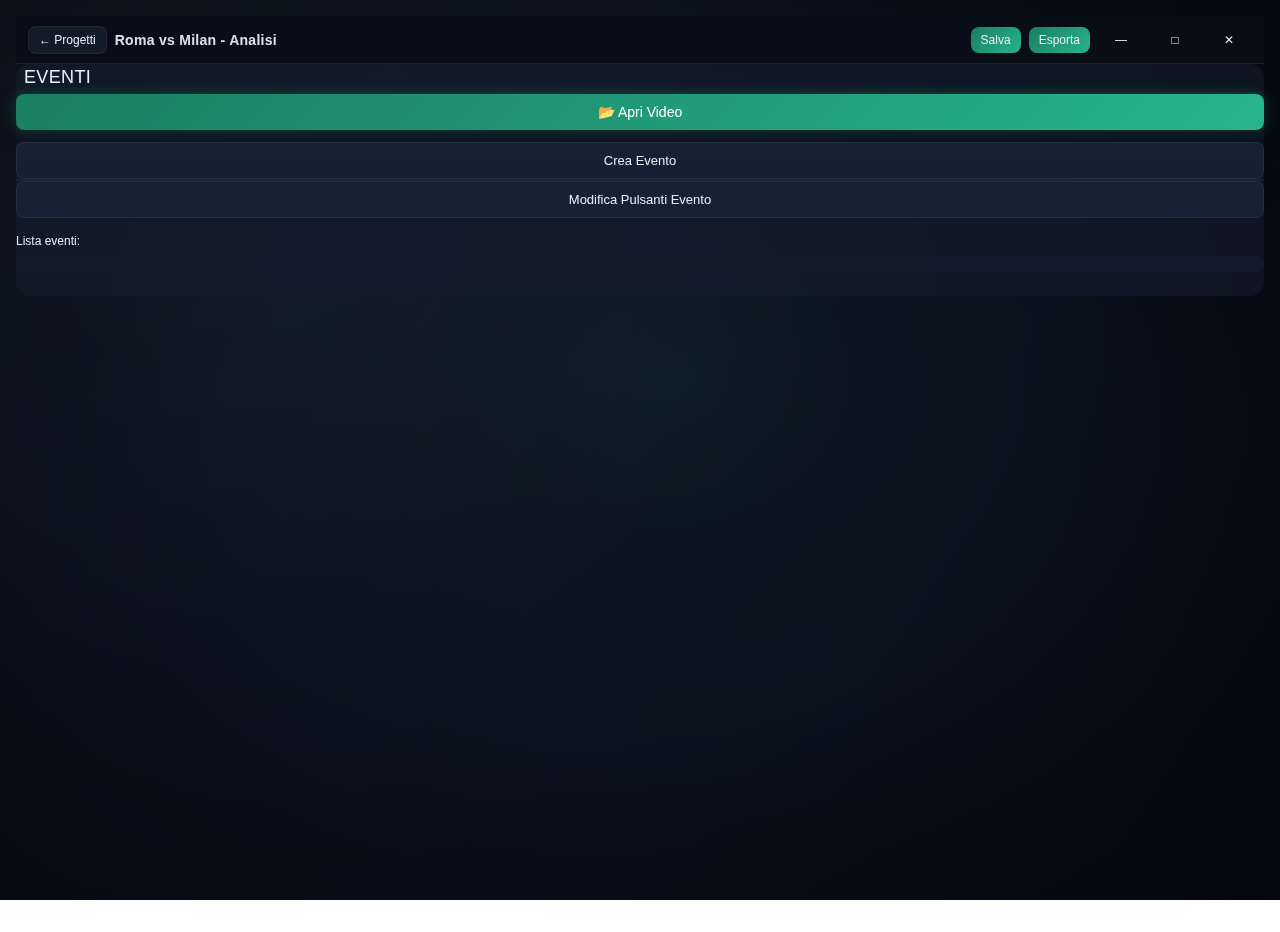
<file: frontend/sidebar_left.html>
<!DOCTYPE html>
<html lang="it">
<head>
    <meta charset="UTF-8">
    <meta name="viewport" content="width=device-width, initial-scale=1.0">
    <title>Eventi</title>
    <link rel="stylesheet" href="styles.css">
</head>
<body class="sidebar-body sidebar-left">
    <div class="app-shell">
        <div class="topbar" id="appTopbar">
            <div class="topbar-left">
                <button class="topbar-btn" id="btnBackProjects">← Progetti</button>
                <div class="topbar-title">Roma vs Milan - Analisi</div>
            </div>
            <div class="topbar-right">
                <button class="topbar-btn topbar-action" id="btnSaveProject">Salva</button>
                <button class="topbar-btn topbar-action" id="btnExportProject">Esporta</button>
                <button class="topbar-btn win-btn" id="btnWinMin">—</button>
                <button class="topbar-btn win-btn" id="btnWinMax">□</button>
                <button class="topbar-btn win-btn close" id="btnWinClose">✕</button>
            </div>
        </div>
        <div class="main-layout">
    <div class="sidebar-container">
        <div class="sidebar-section">
            <h2 class="section-title">EVENTI</h2>
            <button class="btn-accent btn-open-video" id="btnOpenVideo">
                📂 Apri Video
            </button>
            <button class="btn-secondary btn-crea-evento" id="btnCreaEvento">
                Crea Evento
            </button>
            <div class="event-buttons" id="eventButtons">
                <!-- Eventi generati dinamicamente -->
            </div>
            <button class="btn-secondary btn-modifica-pulsanti" id="btnModificaPulsanti">
                Modifica Pulsanti Evento
            </button>
            <div class="event-list-section">
                <label class="event-list-label">Lista eventi:</label>
                <div class="event-list-container" id="eventsList">
                    <!-- Eventi caricati dinamicamente -->
                </div>
            </div>
        </div>
    </div>
        </div>
    </div>

    <!-- QWebChannel bridge -->
    <script src="qrc:///qtwebchannel/qwebchannel.js"></script>
    <script src="script.js"></script>
</body>
</html>
</file>
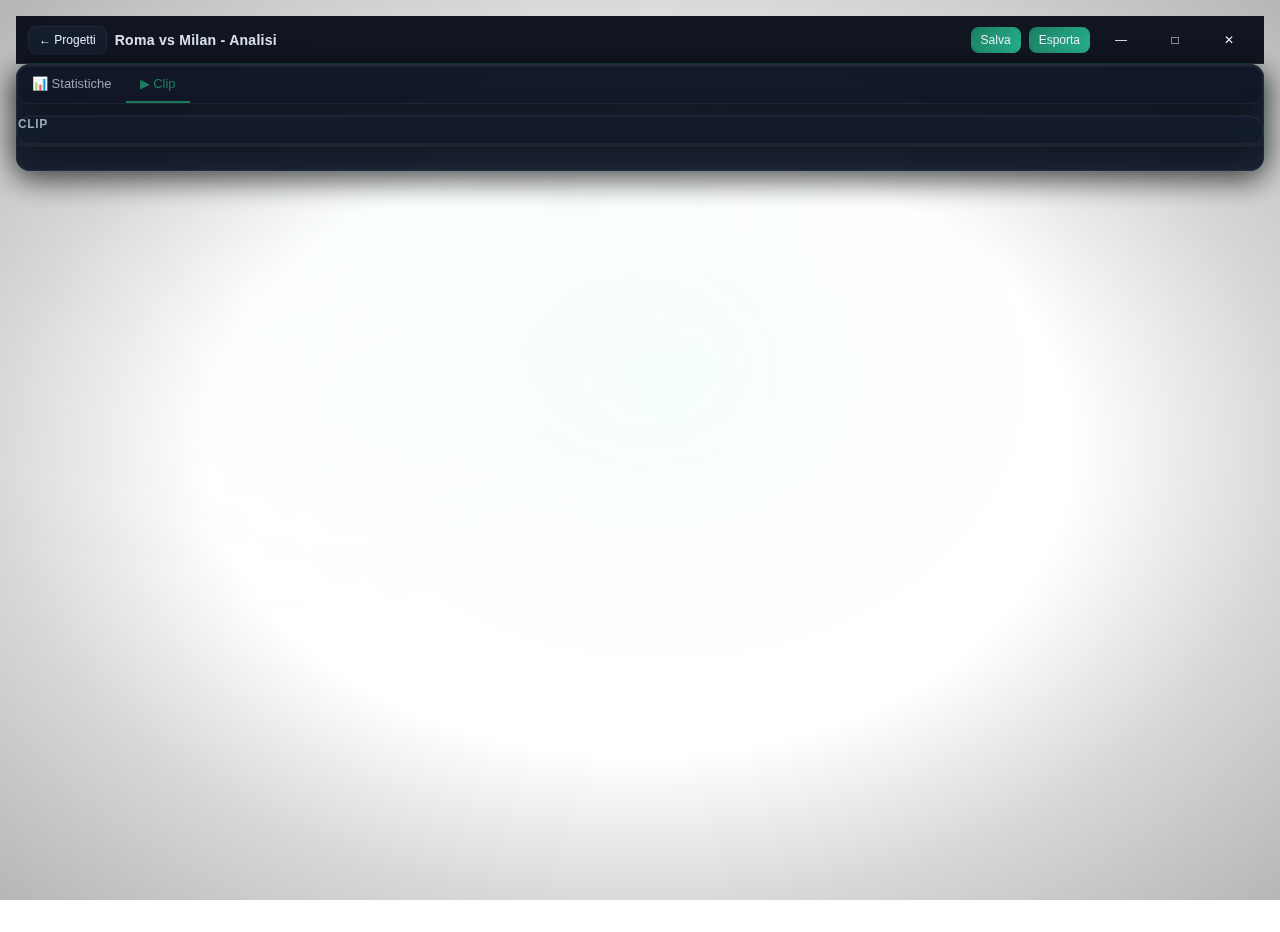
<file: frontend/sidebar_right.html>
<!DOCTYPE html>
<html lang="it">
<head>
    <meta charset="UTF-8">
    <meta name="viewport" content="width=device-width, initial-scale=1.0">
    <title>Clip e Statistiche</title>
    <link rel="stylesheet" href="styles.css">
</head>
<body class="sidebar-body">
    <div class="app-shell">
        <div class="topbar" id="appTopbar">
            <div class="topbar-left">
                <button class="topbar-btn" id="btnBackProjects">← Progetti</button>
                <div class="topbar-title">Roma vs Milan - Analisi</div>
            </div>
            <div class="topbar-right">
                <button class="topbar-btn topbar-action" id="btnSaveProject">Salva</button>
                <button class="topbar-btn topbar-action" id="btnExportProject">Esporta</button>
                <button class="topbar-btn win-btn" id="btnWinMin">—</button>
                <button class="topbar-btn win-btn" id="btnWinMax">□</button>
                <button class="topbar-btn win-btn close" id="btnWinClose">✕</button>
            </div>
        </div>
        <div class="main-layout">
    <div class="sidebar-container">
        <div class="right-tabs">
            <div class="right-tabs-header">
                <button class="right-tab-btn" data-tab="statistiche" title="Statistiche">📊 Statistiche</button>
                <button class="right-tab-btn active" data-tab="clip" title="Clip">▶ Clip</button>
            </div>
            <div class="right-tab-content" id="tabStatistiche">
                <div class="stats-section">
                    <p class="stats-intro">Le statistiche non sono collegate ai tasti evento. Usa Aggiorna per aggiornare.</p>
                    <button class="btn-secondary" id="btnRefreshStats">🔄 Aggiorna statistiche</button>
                    <div class="stats-output" id="statsOutput"></div>
                </div>
            </div>
            <div class="right-tab-content active" id="tabClip">
                <div class="sidebar-section">
                    <h2 class="section-title">CLIP</h2>
                    <div class="clips-container" id="clipsContainer">
                        <!-- Clip cards generate dinamicamente -->
                    </div>
                </div>
            </div>
        </div>
    </div>
        </div>
    </div>

    <!-- QWebChannel bridge -->
    <script src="qrc:///qtwebchannel/qwebchannel.js"></script>
    <script src="script.js"></script>
    <script>
    (function() {
        function initTabs() {
            var btns = document.querySelectorAll('.right-tab-btn');
            var contents = document.querySelectorAll('.right-tab-content');
            for (var i = 0; i < btns.length; i++) {
                btns[i].addEventListener('click', function() {
                    var tabId = this.getAttribute('data-tab');
                    for (var j = 0; j < btns.length; j++) btns[j].classList.remove('active');
                    for (var k = 0; k < contents.length; k++) contents[k].classList.remove('active');
                    this.classList.add('active');
                    var targetId = tabId === 'statistiche' ? 'tabStatistiche' : 'tabClip';
                    var target = document.getElementById(targetId);
                    if (target) target.classList.add('active');
                });
            }
        }
        if (document.readyState === 'loading') {
            document.addEventListener('DOMContentLoaded', initTabs);
        } else {
            initTabs();
        }
    })();
    </script>
</body>
</html>
</file>
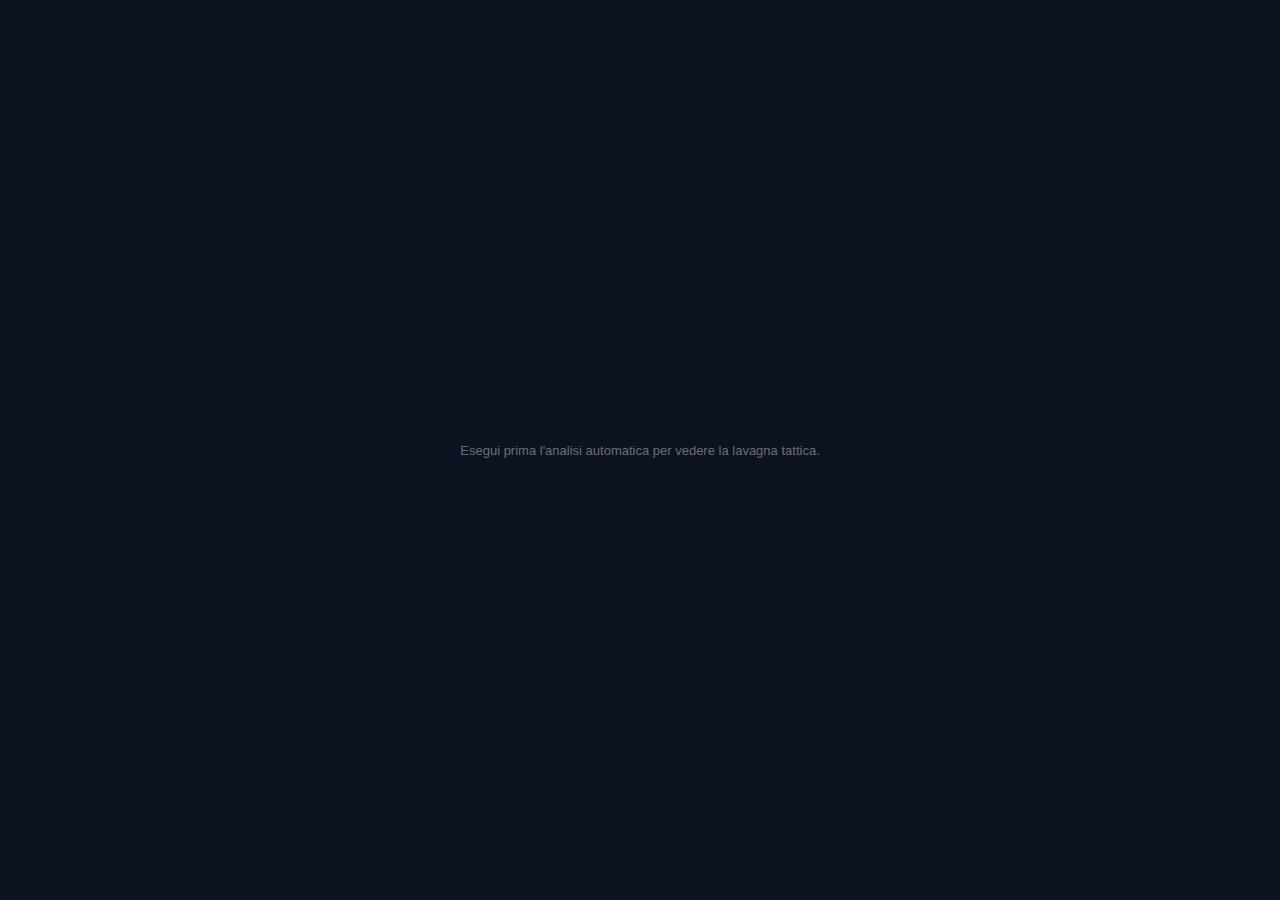
<file: frontend/tactical_board.html>
<!DOCTYPE html>
<html>
<head>
  <meta charset="utf-8">
  <style>
    * { margin: 0; padding: 0; box-sizing: border-box; }
    body { background: #0B1220; overflow: hidden; width: 100vw; height: 100vh; }
    #tactical-canvas { display: block; width: 100%; height: 100%; }
    #no-data-msg {
      position: absolute; top: 50%; left: 50%;
      transform: translate(-50%, -50%);
      color: rgba(255,255,255,0.4); font-family: Arial, sans-serif;
      font-size: 13px; text-align: center; pointer-events: none;
    }
    #legend {
      position: absolute; bottom: 8px; left: 50%; transform: translateX(-50%);
      display: flex; gap: 14px; align-items: center;
      font-family: Arial, sans-serif; font-size: 11px; color: rgba(255,255,255,0.6);
      pointer-events: none;
    }
    .leg-item { display: flex; align-items: center; gap: 5px; }
    .leg-dot { width: 10px; height: 10px; border-radius: 50%; border: 1.5px solid white; }
  </style>
</head>
<body>
  <canvas id="tactical-canvas"></canvas>
  <div id="no-data-msg">Esegui prima l'analisi automatica per vedere la lavagna tattica.</div>
  <div id="legend" style="display:none">
    <div class="leg-item"><div class="leg-dot" style="background:#3b82f6"></div> Team A</div>
    <div class="leg-item"><div class="leg-dot" style="background:#ef4444"></div> Team B</div>
    <div class="leg-item"><div class="leg-dot" style="background:#f59e0b"></div> Portiere/Arbitro</div>
    <div class="leg-item"><div class="leg-dot" style="background:white"></div> Palla</div>
  </div>
  <script src="qrc:///qtwebchannel/qwebchannel.js"></script>
  <script>
    let backend = null;
    let playerTracks = null;
    let ballTracks = null;
    const TRAIL_FRAMES = 8;   // quanti frame di scia mostrare
    const TEAM_COLORS = { 0: '#3b82f6', 1: '#ef4444', 2: '#f59e0b' };

    new QWebChannel(qt.webChannelTransport, function(channel) {
      backend = channel.objects.backend;
      let loaded = 0;
      function onBothLoaded() {
        if (++loaded < 2) return;
        const hasData = playerTracks && playerTracks.frames && playerTracks.frames.length > 0;
        if (hasData) {
          document.getElementById('no-data-msg').style.display = 'none';
          document.getElementById('legend').style.display = 'flex';
          startLoop();
        }
      }
      backend.getPlayerTracksJson(function(json) {
        try { playerTracks = JSON.parse(json); } catch(e) {}
        onBothLoaded();
      });
      backend.getBallTracksJson(function(json) {
        try { ballTracks = JSON.parse(json); } catch(e) {}
        onBothLoaded();
      });
    });

    function startLoop() {
      function update() {
        backend.getCurrentPositionMs(function(posMs) {
          drawBoard(posMs);
          setTimeout(() => requestAnimationFrame(update), 80);
        });
      }
      requestAnimationFrame(update);
    }

    // ── Ricerca frame per posizione temporale ────────────────────────────
    function getFrameIdx(tracks, posMs) {
      if (!tracks || !tracks.frames) return -1;
      const fps = tracks.fps || 3.0;
      const idx = Math.round(posMs / 1000.0 * fps);
      return Math.min(Math.max(0, idx), tracks.frames.length - 1);
    }

    function getDetections(tracks, idx) {
      if (idx < 0 || !tracks || !tracks.frames) return [];
      const f = tracks.frames[idx];
      return (f && f.detections) || [];
    }

    function getBallDetection(idx) {
      if (!ballTracks || !ballTracks.frames || idx < 0) return null;
      const f = ballTracks.frames[idx];
      if (!f) return null;
      // ball_tracks ha struttura: { detection: {x,y,w,h} } oppure { detections: [...] }
      return f.detection || (f.detections && f.detections[0]) || null;
    }

    // ── Coordinate: pixel → metri usando x_m/y_m se calibrati ───────────
    function detToMeters(det, videoW, videoH) {
      if (det.x_m !== undefined && det.y_m !== undefined) {
        return { xm: det.x_m, ym: det.y_m };
      }
      const cx = (det.x || 0) + (det.w || 0) / 2;
      const cy = (det.y || 0) + (det.h || 0);
      return { xm: (cx / videoW) * 105, ym: (cy / videoH) * 68 };
    }

    function ballToMeters(det, videoW, videoH) {
      if (!det) return null;
      if (det.x_m !== undefined && det.y_m !== undefined) {
        return { xm: det.x_m, ym: det.y_m };
      }
      const cx = (det.x || 0) + (det.w || 0) / 2;
      const cy = (det.y || 0) + (det.h || 0) / 2;
      return { xm: (cx / videoW) * 105, ym: (cy / videoH) * 68 };
    }

    // ── Disegno campo ────────────────────────────────────────────────────
    function drawField(ctx, canvas) {
      const PAD = 12;
      const RATIO = 105 / 68;
      let fW = canvas.width - PAD * 2;
      let fH = fW / RATIO;
      if (fH > canvas.height - PAD * 2) { fH = canvas.height - PAD * 2; fW = fH * RATIO; }
      const ox = (canvas.width - fW) / 2;
      const oy = (canvas.height - fH) / 2;

      // erba a righe alternate
      ctx.fillStyle = '#166534';
      ctx.fillRect(ox, oy, fW, fH);
      const stripes = 10;
      for (let i = 0; i < stripes; i++) {
        if (i % 2 === 0) {
          ctx.fillStyle = 'rgba(0,0,0,0.06)';
          ctx.fillRect(ox + i * fW / stripes, oy, fW / stripes, fH);
        }
      }

      ctx.strokeStyle = 'rgba(255,255,255,0.75)';
      ctx.lineWidth = 1.5;

      // bordo
      ctx.strokeRect(ox, oy, fW, fH);
      // centrocampo
      ctx.beginPath(); ctx.moveTo(ox + fW/2, oy); ctx.lineTo(ox + fW/2, oy + fH); ctx.stroke();
      // cerchio
      const rc = (9.15/105)*fW;
      ctx.beginPath(); ctx.arc(ox + fW/2, oy + fH/2, rc, 0, Math.PI*2); ctx.stroke();
      // punto centrocampo
      ctx.fillStyle = 'white'; ctx.beginPath(); ctx.arc(ox + fW/2, oy + fH/2, 2, 0, Math.PI*2); ctx.fill();

      // aree grandi
      const gaD = (16.5/105)*fW, gaH = (40.32/68)*fH, gaY = oy + (fH-gaH)/2;
      ctx.strokeRect(ox, gaY, gaD, gaH);
      ctx.strokeRect(ox + fW - gaD, gaY, gaD, gaH);
      // aree piccole
      const paD = (5.5/105)*fW, paH = (18.32/68)*fH, paY = oy + (fH-paH)/2;
      ctx.strokeRect(ox, paY, paD, paH);
      ctx.strokeRect(ox + fW - paD, paY, paD, paH);
      // dischetti rigore
      const penR = 2;
      ctx.fillStyle = 'white';
      ctx.beginPath(); ctx.arc(ox + (11/105)*fW, oy + fH/2, penR, 0, Math.PI*2); ctx.fill();
      ctx.beginPath(); ctx.arc(ox + (94/105)*fW, oy + fH/2, penR, 0, Math.PI*2); ctx.fill();

      return { ox, oy, fW, fH };
    }

    function metersToCanvas(xm, ym, ox, oy, fW, fH) {
      return {
        px: ox + Math.max(0, Math.min(105, xm)) / 105 * fW,
        py: oy + Math.max(0, Math.min(68, ym)) / 68 * fH
      };
    }

    // ── Disegno principale ───────────────────────────────────────────────
    function drawBoard(posMs) {
      const canvas = document.getElementById('tactical-canvas');
      const ctx = canvas.getContext('2d');
      canvas.width = canvas.offsetWidth;
      canvas.height = canvas.offsetHeight;
      if (canvas.width <= 0 || canvas.height <= 0) return;

      ctx.fillStyle = '#0B1220';
      ctx.fillRect(0, 0, canvas.width, canvas.height);

      const field = drawField(ctx, canvas);
      const { ox, oy, fW, fH } = field;

      const videoW = playerTracks.width || 1280;
      const videoH = playerTracks.height || 720;
      const fps = playerTracks.fps || 3.0;
      const currIdx = getFrameIdx(playerTracks, posMs);

      // ── Scie giocatori (trail) ──────────────────────────────────────
      const teamTrails = {};   // track_id → [{xm, ym, alpha}]
      for (let ti = Math.max(0, currIdx - TRAIL_FRAMES); ti < currIdx; ti++) {
        const age = currIdx - ti;                          // 1=più recente
        const alpha = 0.08 + 0.08 * (TRAIL_FRAMES - age); // sfuma verso il passato
        const dets = getDetections(playerTracks, ti);
        for (const det of dets) {
          const { xm, ym } = detToMeters(det, videoW, videoH);
          const id = det.track_id;
          if (!teamTrails[id]) teamTrails[id] = { color: TEAM_COLORS[det.team] || '#6b7280', pts: [] };
          teamTrails[id].pts.push({ xm, ym, alpha });
        }
      }
      for (const [id, trail] of Object.entries(teamTrails)) {
        for (const pt of trail.pts) {
          const { px, py } = metersToCanvas(pt.xm, pt.ym, ox, oy, fW, fH);
          ctx.globalAlpha = pt.alpha;
          ctx.fillStyle = trail.color;
          ctx.beginPath(); ctx.arc(px, py, 3, 0, Math.PI*2); ctx.fill();
        }
      }
      ctx.globalAlpha = 1;

      // ── Baricentro per squadra (linea tratteggiata orizzontale) ─────
      const dets = getDetections(playerTracks, currIdx);
      const teams = { 0: [], 1: [] };
      for (const det of dets) {
        const { xm, ym } = detToMeters(det, videoW, videoH);
        if (det.team === 0 || det.team === 1) teams[det.team].push({ xm, ym });
      }
      for (const [team, pts] of Object.entries(teams)) {
        if (pts.length < 2) continue;
        const avgX = pts.reduce((s, p) => s + p.xm, 0) / pts.length;
        const { px } = metersToCanvas(avgX, 0, ox, oy, fW, fH);
        ctx.save();
        ctx.setLineDash([4, 4]);
        ctx.strokeStyle = team === '0' ? 'rgba(59,130,246,0.5)' : 'rgba(239,68,68,0.5)';
        ctx.lineWidth = 1;
        ctx.beginPath(); ctx.moveTo(px, oy); ctx.lineTo(px, oy + fH); ctx.stroke();
        ctx.restore();
      }

      // ── Giocatori frame corrente ─────────────────────────────────────
      for (const det of dets) {
        const { xm, ym } = detToMeters(det, videoW, videoH);
        const { px, py } = metersToCanvas(xm, ym, ox, oy, fW, fH);
        const color = TEAM_COLORS[det.team] !== undefined ? TEAM_COLORS[det.team] : '#6b7280';
        const r = 8;

        // ombra
        ctx.shadowColor = 'rgba(0,0,0,0.5)';
        ctx.shadowBlur = 4;
        ctx.fillStyle = color;
        ctx.beginPath(); ctx.arc(px, py, r, 0, Math.PI*2); ctx.fill();
        ctx.shadowBlur = 0;

        ctx.strokeStyle = 'white'; ctx.lineWidth = 1.5;
        ctx.beginPath(); ctx.arc(px, py, r, 0, Math.PI*2); ctx.stroke();

        ctx.fillStyle = 'white';
        ctx.font = 'bold 7px Arial';
        ctx.textAlign = 'center'; ctx.textBaseline = 'middle';
        ctx.fillText(String(det.track_id || ''), px, py);
      }

      // ── Palla ────────────────────────────────────────────────────────
      const ballIdx = getFrameIdx(ballTracks, posMs);
      const ballDet = getBallDetection(ballIdx);
      if (ballDet) {
        const ballVideoW = (ballTracks && ballTracks.width) || videoW;
        const ballVideoH = (ballTracks && ballTracks.height) || videoH;
        const bm = ballToMeters(ballDet, ballVideoW, ballVideoH);
        if (bm) {
          const { px, py } = metersToCanvas(bm.xm, bm.ym, ox, oy, fW, fH);
          // alone giallo
          ctx.shadowColor = 'rgba(250,204,21,0.8)';
          ctx.shadowBlur = 8;
          ctx.fillStyle = 'white';
          ctx.beginPath(); ctx.arc(px, py, 5, 0, Math.PI*2); ctx.fill();
          ctx.strokeStyle = '#1a1a1a'; ctx.lineWidth = 1.5;
          ctx.beginPath(); ctx.arc(px, py, 5, 0, Math.PI*2); ctx.stroke();
          ctx.shadowBlur = 0;
        }
      }
    }
  </script>
</body>
</html>
</file>
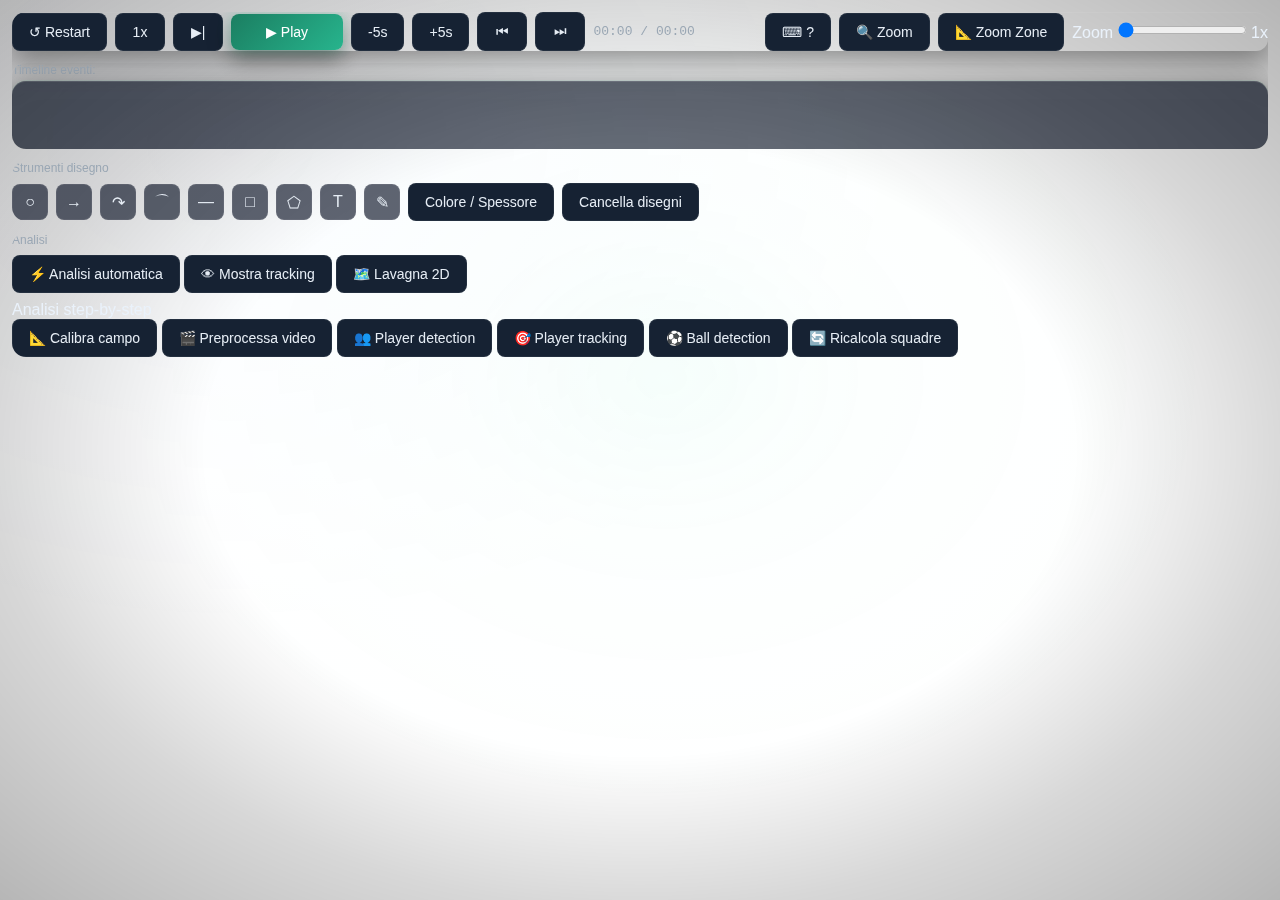
<file: frontend/timeline_controls.html>
<!DOCTYPE html>
<html lang="it">
<head>
    <meta charset="UTF-8">
    <meta name="viewport" content="width=device-width, initial-scale=1.0">
    <title>Controlli</title>
    <link rel="stylesheet" href="styles.css">
    <style>
    .nebula-bg {
        position: fixed !important; inset: 0 !important; z-index: 99999 !important; pointer-events: none !important;
        background:
            repeating-linear-gradient(0deg, transparent 0, rgba(255,255,255,0.015) 1px, transparent 2px),
            repeating-linear-gradient(90deg, transparent 0, rgba(255,255,255,0.008) 1px, transparent 2px),
            radial-gradient(circle 25% at 12% 18%, rgba(135,110,125,0.75) 0%, rgba(113,92,102,0.45) 45%, transparent 65%),
            radial-gradient(circle 20% at 90% 12%, rgba(130,105,118,0.7) 0%, transparent 58%),
            radial-gradient(circle 28% at 78% 82%, rgba(113,92,102,0.65) 0%, rgba(100,82,92,0.3) 50%, transparent 70%),
            radial-gradient(circle 22% at 18% 78%, rgba(125,100,112,0.7) 0%, transparent 60%),
            radial-gradient(circle 18% at 55% 35%, rgba(113,92,102,0.65) 0%, transparent 55%),
            radial-gradient(circle 24% at 42% 58%, rgba(120,98,108,0.6) 0%, transparent 60%),
            radial-gradient(circle 20% at 88% 55%, rgba(118,95,106,0.7) 0%, transparent 58%),
            radial-gradient(circle 16% at 5% 90%, rgba(113,92,102,0.65) 0%, transparent 52%),
            linear-gradient(180deg, #0e1626 0%, #0B1320 50%, #080d18 100%) !important;
    }
    body.center-body > .controls-container > .progress-section,
    body.center-body > .controls-container > .timeline-events-section,
    body.center-body > .controls-container > .draw-tools-section,
    body.center-body .ctrl-row {
        background: transparent !important; backdrop-filter: none !important;
    }
    </style>
</head>
<body class="center-body">
    <div class="nebula-bg" aria-hidden="true"></div>
    <div class="controls-container">
        <div class="progress-section">
            <div class="timeline-track" id="mainTimelineTrack">
                <div class="timeline-progress" id="timelineProgress"></div>
                <div class="timeline-handle" id="timelineHandle"></div>
            </div>
        </div>

        <div class="ctrl-row">
            <button class="btn-control" id="btnRestart" title="Restart">↺ Restart</button>
            <button class="btn-control" id="btnSpeed" title="Velocità">1x</button>
            <button class="btn-control" id="btnFrame" title="Frame">▶|</button>
            <button class="btn-control btn-play" id="btnPlay">▶ Play</button>
            <button class="btn-control" id="btnRewind" title="Indietro Ns (click destro per intervallo)">-5s</button>
            <button class="btn-control" id="btnForward" title="Avanti Ns (click destro per intervallo)">+5s</button>
            <button class="btn-control" id="btnPrevEvent" title="Evento precedente">⏮</button>
            <button class="btn-control" id="btnNextEvent" title="Evento successivo">⏭</button>
            <div class="time-display-inline">
                <span id="currentTime">00:00</span>
                <span> / </span>
                <span id="totalTime">00:00</span>
            </div>
            <button class="btn-control" id="btnShortcuts" title="Scorciatoie da tastiera (F1)">⌨ ?</button>
            <button class="btn-control" id="btnZoom" title="Zoom (rotella mouse sul video)">🔍 Zoom</button>
            <button class="btn-control" id="btnZoomZone" title="Disegna zona zoom (solo quella zona ingrandita)">📐 Zoom Zone</button>
            <div class="zoom-bar-wrapper" title="Livello zoom (1x–5x)">
                <label class="zoom-label" for="zoomSlider">Zoom</label>
                <input type="range" class="zoom-slider zoom-slider-readonly" id="zoomSlider" min="1" max="5" step="0.1" value="1" title="Indicatore zoom (usa rotella mouse sul video)">
                <span class="zoom-value" id="zoomValue">1x</span>
            </div>
        </div>

        <div class="timeline-events-section">
            <label class="timeline-label">Timeline eventi:</label>
            <div class="timeline-canvas-wrapper">
                <canvas id="timelineCanvas" class="timeline-canvas"></canvas>
            </div>
        </div>

        <div class="draw-tools-section">
            <label class="draw-tools-label">Strumenti disegno</label>
            <div class="draw-tools-row">
                <button class="tool-btn" id="toolCircle" title="Cerchio">○</button>
                <button class="tool-btn" id="toolArrow" title="Freccia">→</button>
                <button class="tool-btn" id="toolCurvedArrow" title="Freccia curva">↷</button>
                <button class="tool-btn" id="toolParabola" title="Parabola">⌒</button>
                <button class="tool-btn" id="toolLine" title="Linea">—</button>
                <button class="tool-btn" id="toolRect" title="Rettangolo">□</button>
                <button class="tool-btn" id="toolPolygon" title="Poligono">⬠</button>
                <button class="tool-btn" id="toolText" title="Testo">T</button>
                <button class="tool-btn" id="toolPencil" title="Matita">✎</button>
                <button class="btn-control draw-action-btn" id="btnDrawColor" title="Colore / Spessore">Colore / Spessore</button>
                <button class="btn-control draw-action-btn" id="btnClearDrawings" title="Cancella disegni">Cancella disegni</button>
            </div>
        </div>
        <div class="analysis-section draw-tools-section">
            <label class="draw-tools-label">Analisi</label>
            <div class="analysis-buttons-row">
                <button class="btn-control btn-analysis-main" id="btnFullAnalysis" title="Esegue in sequenza: preprocesso (opzionale), player detection/tracking, ball detection/tracking, clustering squadre">⚡ Analisi automatica</button>
                <button class="btn-control" id="btnShowTracking" title="Mostra/nascondi tracking sul video">👁 Mostra tracking</button>
                <button class="btn-control" id="btnTacticalBoard" title="Mostra/nascondi lavagna tattica 2D">🗺️ Lavagna 2D</button>
            </div>
            <div class="analysis-step-section">
                <label class="draw-tools-sublabel">Analisi step-by-step</label>
                <div class="analysis-buttons-row">
                    <button class="btn-control" id="btnFieldCalibration" title="Calibra il campo per analisi (pixel → metri)">📐 Calibra campo</button>
                    <button class="btn-control" id="btnVideoPreprocessing" title="Preprocessa video (720p, 25fps) per analisi">🎬 Preprocessa video</button>
                    <button class="btn-control" id="btnPlayerDetection" title="Rileva giocatori (YOLOX) e classifica squadre">👥 Player detection</button>
                    <button class="btn-control" id="btnPlayerTracking" title="Traccia giocatori tra i frame (ID stabili)">🎯 Player tracking</button>
                    <button class="btn-control" id="btnBallDetection" title="Rileva e traccia la palla">⚽ Ball detection</button>
                    <button class="btn-control" id="btnReclusterTeams" title="Ricalcola solo assegnazione squadre (clustering globale)">🔄 Ricalcola squadre</button>
                </div>
            </div>
        </div>
    </div>

    <script src="qrc:///qtwebchannel/qwebchannel.js"></script>
    <script src="script.js"></script>
</body>
</html>
</file>
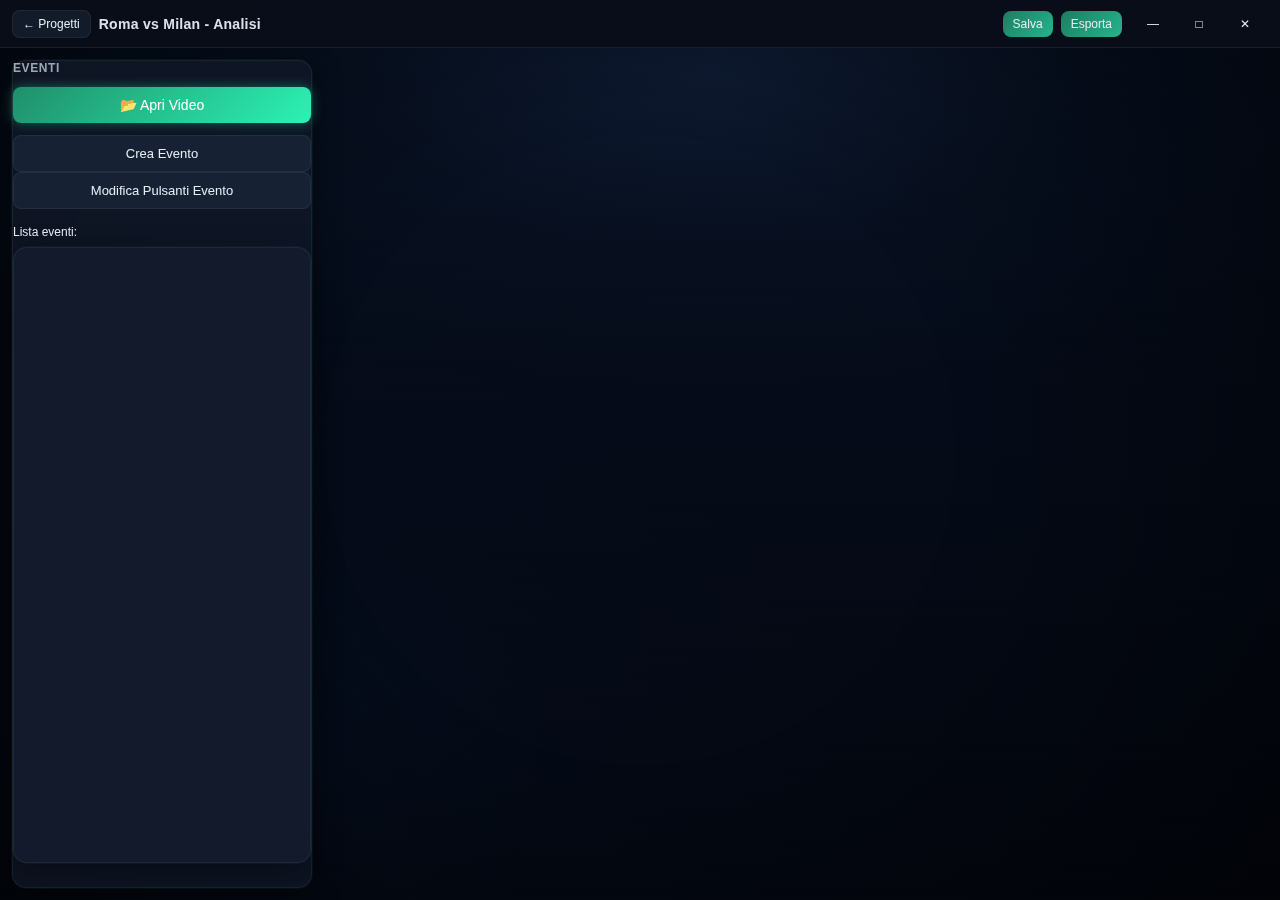
<file: frontend/workspace.html>
<!DOCTYPE html>
<html lang="it">
<head>
    <meta charset="UTF-8">
    <meta name="viewport" content="width=device-width, initial-scale=1.0">
    <title>Football Analyzer Workspace</title>
    <link rel="stylesheet" href="styles.css">
</head>
<body class="workspace-body">
    <div class="app-shell workspace-shell">
        <div class="topbar" id="appTopbar">
            <div class="topbar-left">
                <button class="topbar-btn" id="btnBackProjects">← Progetti</button>
                <div class="topbar-title">Roma vs Milan - Analisi</div>
            </div>
            <div class="topbar-right">
                <button class="topbar-btn topbar-action" id="btnSaveProject">Salva</button>
                <button class="topbar-btn topbar-action" id="btnExportProject">Esporta</button>
                <div class="window-controls">
                    <button class="topbar-btn win-btn" id="btnWinMin">—</button>
                    <button class="topbar-btn win-btn" id="btnWinMax">□</button>
                    <button class="topbar-btn win-btn close" id="btnWinClose">✕</button>
                </div>
            </div>
        </div>

        <div class="main-layout workspace-main-layout sidebar-left">
            <div class="sidebar-container">
                <div class="sidebar-section">
                    <h2 class="section-title">EVENTI</h2>
                    <button class="btn-accent btn-open-video" id="btnOpenVideo">
                        📂 Apri Video
                    </button>
                    <button class="btn-secondary btn-crea-evento" id="btnCreaEvento">
                        Crea Evento
                    </button>
                    <div class="event-buttons" id="eventButtons">
                        <!-- Eventi generati dinamicamente -->
                    </div>
                    <button class="btn-secondary btn-modifica-pulsanti" id="btnModificaPulsanti">
                        Modifica Pulsanti Evento
                    </button>
                    <div class="event-list-section">
                        <label class="event-list-label">Lista eventi:</label>
                        <div class="event-list-container" id="eventsList">
                            <!-- Eventi caricati dinamicamente -->
                        </div>
                    </div>
                </div>
            </div>
        </div>
    </div>

    <!-- QWebChannel bridge -->
    <script src="qrc:///qtwebchannel/qwebchannel.js"></script>
    <script src="script.js"></script>
</body>
</html>
</file>
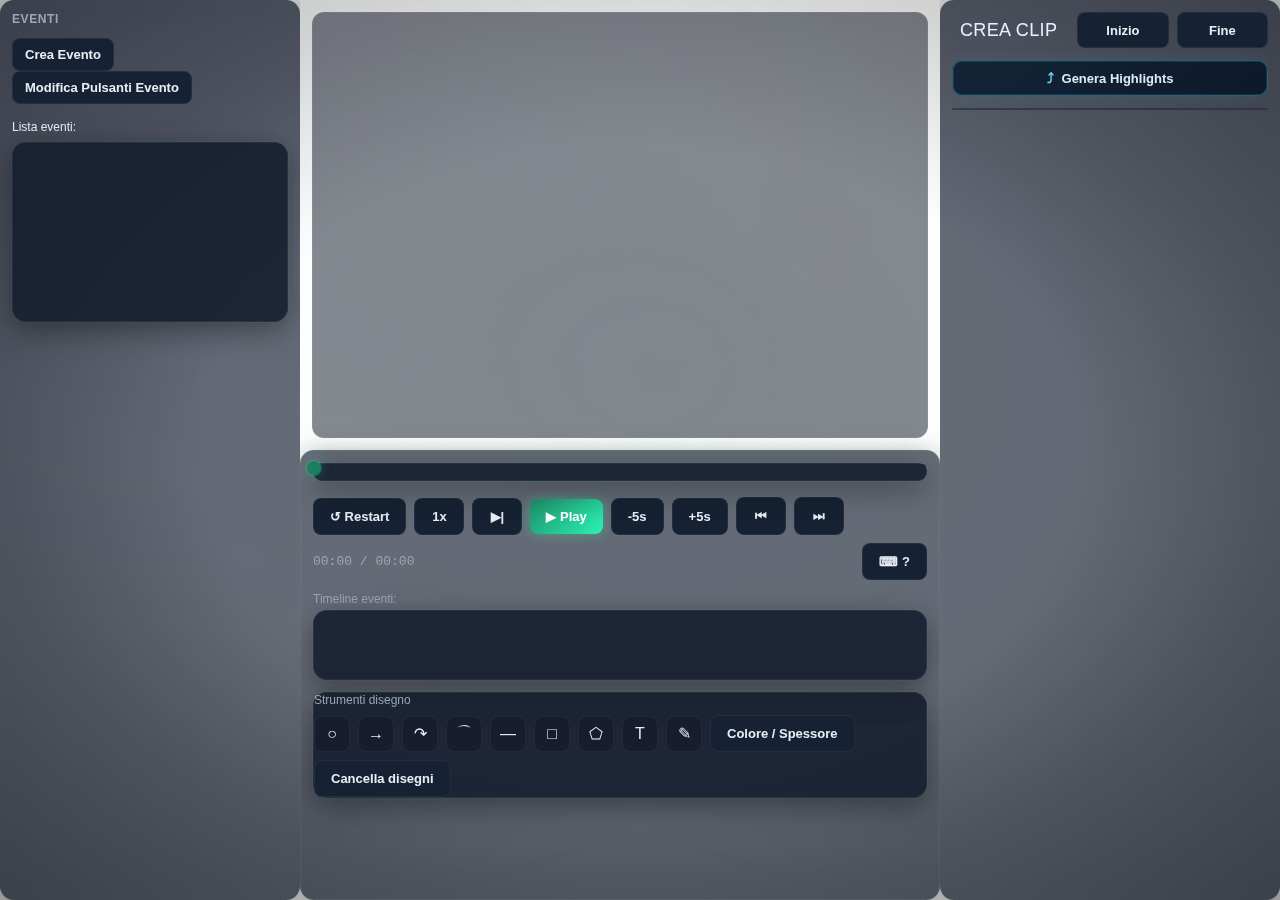
<file: frontend/workspace_unified.html>
<!DOCTYPE html>
<html lang="it">
<head>
    <meta charset="UTF-8">
    <meta name="viewport" content="width=device-width, initial-scale=1.0">
    <title>Workspace Unificato</title>
    <link rel="stylesheet" href="styles.css">
    <link rel="stylesheet" href="workspace_unified.css">
</head>
<body class="workspace-unified sidebar-body">
    <div class="workspace-three-cols">
        <!-- Colonna Eventi -->
        <div class="workspace-col workspace-col-eventi">
            <div class="sidebar-container">
                <div class="sidebar-section">
                    <h2 class="section-title">EVENTI</h2>
                    <button class="btn-secondary btn-crea-evento" id="btnCreaEvento">Crea Evento</button>
                    <div class="event-buttons" id="eventButtons"></div>
                    <button class="btn-secondary btn-modifica-pulsanti" id="btnModificaPulsanti">Modifica Pulsanti Evento</button>
                    <div class="event-list-section">
                        <label class="event-list-label">Lista eventi:</label>
                        <div class="event-list-container" id="eventsList"></div>
                    </div>
                </div>
            </div>
        </div>

        <!-- Colonna centrale: slot video (Qt overlay) + controlli -->
        <div class="workspace-col workspace-col-center">
            <div id="video-slot" class="video-slot"></div>
            <div class="controls-container">
                <div class="progress-section">
                    <div class="timeline-track" id="mainTimelineTrack">
                        <div class="timeline-progress" id="timelineProgress"></div>
                        <div class="timeline-handle" id="timelineHandle"></div>
                    </div>
                </div>
                <div class="ctrl-row">
                    <button class="btn-control" id="btnRestart" title="Restart">↺ Restart</button>
                    <button class="btn-control" id="btnSpeed" title="Velocità">1x</button>
                    <button class="btn-control" id="btnFrame" title="Frame">▶|</button>
                    <button class="btn-control btn-play" id="btnPlay">▶ Play</button>
                    <button class="btn-control" id="btnRewind" title="Indietro Ns">-5s</button>
                    <button class="btn-control" id="btnForward" title="Avanti Ns">+5s</button>
                    <button class="btn-control" id="btnPrevEvent" title="Evento precedente">⏮</button>
                    <button class="btn-control" id="btnNextEvent" title="Evento successivo">⏭</button>
                    <div class="time-display-inline">
                        <span id="currentTime">00:00</span>
                        <span> / </span>
                        <span id="totalTime">00:00</span>
                    </div>
                    <button class="btn-control" id="btnShortcuts" title="Scorciatoie (F1)">⌨ ?</button>
                </div>
                <div class="timeline-events-section">
                    <label class="timeline-label">Timeline eventi:</label>
                    <div class="timeline-canvas-wrapper">
                        <canvas id="timelineCanvas" class="timeline-canvas"></canvas>
                    </div>
                </div>
                <div class="draw-tools-section">
                    <label class="draw-tools-label">Strumenti disegno</label>
                    <div class="draw-tools-row">
                        <button class="tool-btn" id="toolCircle" title="Cerchio">○</button>
                        <button class="tool-btn" id="toolArrow" title="Freccia">→</button>
                        <button class="tool-btn" id="toolCurvedArrow" title="Freccia curva">↷</button>
                        <button class="tool-btn" id="toolParabola" title="Parabola">⌒</button>
                        <button class="tool-btn" id="toolLine" title="Linea">—</button>
                        <button class="tool-btn" id="toolRect" title="Rettangolo">□</button>
                        <button class="tool-btn" id="toolPolygon" title="Poligono">⬠</button>
                        <button class="tool-btn" id="toolText" title="Testo">T</button>
                        <button class="tool-btn" id="toolPencil" title="Matita">✎</button>
                        <button class="btn-control draw-action-btn" id="btnDrawColor" title="Colore / Spessore">Colore / Spessore</button>
                        <button class="btn-control draw-action-btn" id="btnClearDrawings" title="Cancella disegni">Cancella disegni</button>
                    </div>
                </div>
            </div>
        </div>

        <!-- Colonna Clip -->
        <div class="workspace-col workspace-col-clip">
            <div class="sidebar-container">
                <div class="sidebar-section">
                    <div class="clips-section">
                        <div class="clips-header">
                            <h2>CREA CLIP</h2>
                            <div class="clips-create-actions">
                                <button class="btn-control" id="btnClipStart">Inizio</button>
                                <button class="btn-control" id="btnClipEnd">Fine</button>
                            </div>
                        </div>
                        <button class="export-btn" id="btnExport">
                            <span class="icon">⤴</span>
                            Genera Highlights
                        </button>
                        <div class="clips-list clips-container" id="clipsContainer"></div>
                    </div>
                </div>
            </div>
        </div>
    </div>

    <script src="qrc:///qtwebchannel/qwebchannel.js"></script>
    <script src="workspace_unified.js"></script>
    <script src="script.js"></script>
</body>
</html>
</file>
<file: frontend/styles.css>
/* ============================================
   Football Analyzer - Layout Replicato da Qt
   Sidebar Sinistra | Centro | Sidebar Destra
   ============================================ */

:root {
    /* Colors */
    --bg-primary: #0a0e16;
    --bg-secondary: #0f1419;
    --bg-card: #0f1b2e;
    --bg-elevated: #1a2332;
    --bg-hover: #243447;
    
    --accent-primary: #12a88a;
    --accent-hover: #0f9378;
    --accent-glow: rgba(18, 168, 138, 0.3);
    
    --text-primary: #f0f6fc;
    --text-secondary: #8b9bb8;
    --text-muted: #5a6a8a;
    
    --border-subtle: #1f2937;
    --border-emphasis: #374151;
    
    /* Spacing */
    --spacing-xs: 4px;
    --spacing-sm: 8px;
    --spacing-md: 12px;
    --spacing-lg: 16px;
    --spacing-xl: 24px;
    
    /* Radius */
    --radius-sm: 6px;
    --radius-md: 8px;
    --radius-lg: 12px;
    
    /* Transitions */
    --transition-base: 0.2s ease;
    
    /* Shadows */
    --shadow-md: 0 4px 6px rgba(0, 0, 0, 0.3);
    --shadow-lg: 0 10px 15px rgba(0, 0, 0, 0.4);
}

* {
    margin: 0;
    padding: 0;
    box-sizing: border-box;
}

html, body {
    height: 100%;
    margin: 0;
}

#appShell,
.app-shell,
.workspace-shell {
    height: 100%;
}

.workspace-body {
    height: 100vh;
}

body {
    font-family: 'Inter', -apple-system, BlinkMacSystemFont, 'Segoe UI', sans-serif;
    background: var(--bg-primary);
    color: var(--text-primary);
    overflow: hidden;
    margin: 0;
    padding: 0;
}

/* Body types per 3 HTML separati */
.sidebar-body {
    background: var(--bg-secondary);
    padding: var(--spacing-lg);
    height: 100vh;
}

.sidebar-left {
    display: flex;
    flex-direction: column;
    overflow: hidden;
}

.sidebar-right {
    display: flex;
    flex-direction: column;
    overflow: hidden;
}

.sidebar-left .sidebar-container {
    flex: 1;
    min-height: 0;
}

.sidebar-right .sidebar-container {
    flex: 1;
    min-height: 0;
    display: flex;
    flex-direction: column;
}

.sidebar-left .sidebar-section {
    flex: 1;
    min-height: 0;
    display: flex;
    flex-direction: column;
}

.sidebar-right .sidebar-section {
    flex: 1;
    min-height: 0;
    display: flex;
    flex-direction: column;
}

/* Solo questi elementi restano con altezza naturale, non crescono */
.sidebar-left .section-title,
.sidebar-left .btn-open-video,
.sidebar-left .event-buttons,
.sidebar-left .btn-modifica-pulsanti {
    flex-shrink: 0;
}

/* Crea Evento e Modifica Pulsanti: stessa altezza degli altri (no flex:1 che li allungava) */
.sidebar-left .btn-crea-evento,
.sidebar-left .btn-modifica-pulsanti {
    flex: 0 0 auto;
    padding: 10px 12px;
}

.sidebar-left .event-list-section {
    flex: 1;
    min-height: 0;
    display: flex;
    flex-direction: column;
    margin-top: var(--spacing-lg);
}

.sidebar-left .event-list-label {
    flex-shrink: 0;
}

.sidebar-left .event-list-container {
    flex: 1;
    min-height: 0;
    max-height: none;
}

.center-body {
    background: var(--bg-primary);
    padding: var(--spacing-md);
    overflow: hidden;
    height: 100vh;
    display: flex;
    flex-direction: column;
}

/* Containers */
.sidebar-container {
    display: flex;
    flex-direction: column;
    gap: var(--spacing-lg);
}

.controls-container {
    display: flex;
    flex-direction: column;
    gap: var(--spacing-md);
    flex: 1;
}

/* ============================================
   Sidebar Sections
   ============================================ */

/* Right sidebar tabs (Statistiche | Clip) */
.right-tabs {
    display: flex;
    flex-direction: column;
    gap: 0;
    flex: 1;
}

.right-tabs-header {
    display: flex;
    gap: 0;
    border-bottom: 1px solid var(--border-emphasis);
    margin-bottom: var(--spacing-md);
}

.right-tab-btn {
    padding: 10px 14px;
    background: transparent;
    border: none;
    color: var(--text-secondary);
    font-size: 13px;
    font-weight: 500;
    cursor: pointer;
    border-bottom: 2px solid transparent;
    transition: color var(--transition-base), border-color var(--transition-base);
}

.right-tab-btn:hover {
    color: var(--text-primary);
}

.right-tab-btn.active {
    color: var(--accent-primary);
    border-bottom-color: var(--accent-primary);
}

.right-tab-content {
    display: none;
    flex: 1;
    flex-direction: column;
}

.right-tab-content.active {
    display: flex;
}

.stats-section {
    display: flex;
    flex-direction: column;
    gap: var(--spacing-md);
}

.stats-intro {
    font-size: 12px;
    color: var(--text-muted);
    line-height: 1.5;
}

.stats-output {
    font-size: 13px;
    color: var(--text-primary);
    line-height: 1.6;
    white-space: pre-wrap;
    font-family: 'Courier New', monospace;
}

.sidebar-section {
    margin-bottom: var(--spacing-xl);
}

.section-title {
    font-size: 12px;
    font-weight: 600;
    color: var(--text-secondary);
    text-transform: uppercase;
    letter-spacing: 0.05em;
    margin-bottom: var(--spacing-md);
}

/* Match tipografia titolo EVENTI con titolo CLIP */
body.sidebar-left .section-title {
    font-size: 18px;
    line-height: 1;
    font-weight: 400;
    font-family: inherit;
    letter-spacing: 0.02em;
    color: #e8f0fa;
    text-shadow: 0 0 6px rgba(140, 205, 255, 0.10);
    position: relative;
    top: 4px;
    left: 8px;
}

/* ============================================
   Buttons
   ============================================ */

.btn-accent {
    width: 100%;
    padding: 10px 16px;
    background: var(--accent-primary);
    color: white;
    border: none;
    border-radius: var(--radius-md);
    font-weight: 500;
    font-size: 14px;
    cursor: pointer;
    transition: all var(--transition-base);
    margin-bottom: var(--spacing-md);
}

.btn-accent:hover {
    background: var(--accent-hover);
    transform: translateY(-1px);
    box-shadow: 0 0 20px var(--accent-glow);
}

.btn-secondary {
    flex: 1;
    padding: 8px 12px;
    background: var(--bg-elevated);
    color: var(--text-primary);
    border: 1px solid var(--border-emphasis);
    border-radius: var(--radius-sm);
    font-size: 13px;
    font-weight: 500;
    cursor: pointer;
    transition: all var(--transition-base);
}

.btn-secondary:hover {
    background: var(--bg-hover);
    border-color: var(--accent-primary);
}

/* ============================================
   Event Buttons
   ============================================ */

.event-buttons {
    display: grid;
    grid-template-columns: 1fr 1fr;
    gap: var(--spacing-sm);
}

.event-btn {
    display: flex;
    align-items: center;
    gap: var(--spacing-sm);
    padding: 10px 12px;
    background: var(--bg-elevated);
    border: 1px solid var(--border-subtle);
    border-radius: var(--radius-md);
    color: var(--text-primary);
    font-size: 13px;
    font-weight: 500;
    cursor: pointer;
    transition: all var(--transition-base);
}

.event-btn:hover {
    background: var(--bg-hover);
    border-color: var(--accent-primary);
}

.event-btn.active {
    border-color: var(--accent-primary);
    background: var(--bg-hover);
}

/* Lista Eventi */
.event-list-section {
    margin-top: var(--spacing-lg);
}

.event-list-label {
    display: block;
    font-size: 12px;
    font-weight: 500;
    color: var(--text-primary);
    margin-bottom: var(--spacing-sm);
}

.event-list-container {
    min-height: 180px;
    max-height: 300px;
    background: var(--bg-primary);
    border: 1px solid var(--border-emphasis);
    border-radius: var(--radius-md);
    padding: var(--spacing-sm);
    overflow-y: auto;
    display: flex;
    flex-direction: column;
    gap: var(--spacing-xs);
}

.event-list-container.event-list-empty {
    /* Vuoto - mantiene aspetto scuro */
}

/* Scrollbar fine e raffinata per la lista eventi */
.event-list-container::-webkit-scrollbar {
    width: 6px;
}

.event-list-container::-webkit-scrollbar-track {
    background: transparent;
    margin: 4px 0;
}

.event-list-container::-webkit-scrollbar-thumb {
    background: linear-gradient(
        180deg,
        rgba(55, 65, 81, 0.6) 0%,
        rgba(31, 41, 55, 0.8) 100%
    );
    border-radius: 10px;
    min-height: 40px;
}

.event-list-container::-webkit-scrollbar-thumb:hover {
    background: linear-gradient(
        180deg,
        rgba(18, 168, 138, 0.5) 0%,
        rgba(18, 168, 138, 0.8) 100%
    );
}

.event-list-container::-webkit-scrollbar-thumb:active {
    background: var(--accent-primary);
}

.event-list-container::-webkit-scrollbar-button {
    display: none;
}

.event-list-item {
    display: flex;
    flex-direction: column;
    gap: var(--spacing-sm);
    padding: 10px 12px;
    background: linear-gradient(135deg, var(--bg-elevated) 0%, var(--bg-card) 100%);
    border: 1px solid var(--border-subtle);
    border-left: 4px solid #888;
    border-radius: var(--radius-sm);
    cursor: pointer;
    font-size: 12px;
    transition: all var(--transition-base);
    box-shadow: 0 1px 3px rgba(0, 0, 0, 0.15);
}

.event-list-item:hover {
    background: linear-gradient(135deg, var(--bg-hover) 0%, var(--bg-elevated) 100%);
    border-color: var(--border-emphasis);
    box-shadow: 0 2px 8px rgba(0, 0, 0, 0.2);
    transform: translateX(2px);
}

.event-list-item.selected {
    border-radius: var(--radius-md);
    border-color: var(--accent-primary);
    box-shadow: 0 0 0 2px var(--accent-primary), 0 0 24px rgba(18, 168, 138, 0.45), 0 4px 16px rgba(18, 168, 138, 0.25);
}

.event-item-header {
    display: flex;
    align-items: center;
    gap: var(--spacing-sm);
}

.event-item-title {
    width: 130px;
    max-width: 130px;
    min-width: 0;
    background: transparent;
    border: none;
    color: var(--text-primary);
    font-size: 13px;
    font-weight: 600;
    padding: 2px 6px;
    margin: -2px -6px;
    border-radius: 3px;
    cursor: text;
}

.event-item-title:hover {
    background: rgba(255, 255, 255, 0.05);
}

.event-item-title:focus {
    outline: 1px solid var(--accent-primary);
    background: var(--bg-primary);
}

.event-item-time {
    color: var(--text-muted);
    font-family: 'Courier New', monospace;
    font-size: 11px;
    font-weight: 500;
    flex-shrink: 0;
    margin-left: auto;
    letter-spacing: 0.02em;
}

.event-item-desc {
    width: 100%;
    min-height: 4.2em;
    background: transparent;
    border: none;
    color: var(--text-secondary);
    font-size: 12px;
    padding: 4px 6px 2px;
    margin: 0 -6px -2px;
    border-radius: 3px;
    cursor: text;
    line-height: 1.35;
    resize: none;
    font-family: inherit;
}

.event-item-desc::placeholder {
    color: var(--text-muted);
}

.event-item-desc:hover {
    background: rgba(255, 255, 255, 0.03);
}

.event-item-desc:focus {
    outline: 1px solid var(--accent-primary);
    background: var(--bg-primary);
}

/* Scrollbar fine per textarea descrizione nelle card eventi */
.event-item-desc::-webkit-scrollbar {
    width: 4px;
}

.event-item-desc::-webkit-scrollbar-track {
    background: transparent;
}

.event-item-desc::-webkit-scrollbar-thumb {
    background: rgba(55, 65, 81, 0.7);
    border-radius: 10px;
}

.event-item-desc::-webkit-scrollbar-thumb:hover {
    background: rgba(18, 168, 138, 0.6);
}

.event-item-desc::-webkit-scrollbar-button {
    display: none;
}

/* ============================================
   Clip Section
   ============================================ */

.clip-buttons {
    display: flex;
    gap: var(--spacing-sm);
    margin-bottom: var(--spacing-md);
}

.clips-container {
    display: flex;
    flex-direction: column;
    gap: var(--spacing-md);
}

.clip-card {
    background: var(--bg-card);
    border: 1px solid var(--border-subtle);
    border-left: 3px solid var(--accent-primary);
    border-radius: var(--radius-md);
    padding: var(--spacing-md);
    cursor: pointer;
    transition: all var(--transition-base);
}

.clip-card:hover {
    border-color: var(--accent-primary);
    transform: translateY(-2px);
    box-shadow: var(--shadow-md);
}

.clip-card.playing {
    background: linear-gradient(90deg, var(--bg-card) 0%, rgba(0, 255, 224, 0.06) 50%, rgba(0, 255, 224, 0.14) 100%);
    border-left: 3px solid var(--accent-primary);
    border-right: none;
    box-shadow: 6px 0 36px rgba(0, 255, 224, 0.35), 0 0 24px rgba(0, 255, 224, 0.12);
    border-radius: 0 2px 2px 0;
    position: relative;
    overflow: visible;
}

.clip-card.playing::after {
    content: "";
    position: absolute;
    top: 3%;
    right: -6px;
    width: 10px;
    height: 94%;
    border-radius: 8px;
    background: linear-gradient(
        to bottom,
        rgba(0, 255, 224, 0) 0%,
        rgba(0, 255, 224, 0.25) 15%,
        rgba(0, 255, 224, 0.6) 35%,
        rgba(0, 255, 224, 1) 50%,
        rgba(0, 255, 224, 0.6) 65%,
        rgba(0, 255, 224, 0.25) 85%,
        rgba(0, 255, 224, 0) 100%
    );
    box-shadow: 0 0 20px rgba(0, 255, 224, 0.6), 0 0 40px rgba(0, 255, 224, 0.25);
    filter: blur(10px);
}

.clip-header {
    display: flex;
    align-items: center;
    gap: var(--spacing-sm);
    margin-bottom: var(--spacing-xs);
}

.clip-title {
    font-size: 14px;
    font-weight: 500;
    color: var(--text-primary);
}

.clip-duration {
    font-size: 12px;
    color: var(--text-muted);
    margin-bottom: var(--spacing-md);
}

.clip-actions {
    display: flex;
    gap: var(--spacing-sm);
}

.btn-primary {
    flex: 1;
    padding: 6px 10px;
    background: var(--accent-primary);
    color: white;
    border: none;
    border-radius: var(--radius-sm);
    font-size: 12px;
    font-weight: 500;
    cursor: pointer;
    transition: all var(--transition-base);
}

.btn-primary:hover {
    background: var(--accent-hover);
}

/* Clip editing - Pro layout */
.clip-editing {
    margin-top: var(--spacing-md);
    padding: var(--spacing-md);
    background: rgba(0, 0, 0, 0.2);
    border-radius: var(--radius-sm);
    border: 1px solid var(--border-subtle);
}

.clip-editing .edit-buttons {
    display: grid;
    grid-template-columns: 1fr 1fr;
    gap: var(--spacing-sm);
    margin-bottom: var(--spacing-sm);
}

.clip-editing .edit-buttons .btn-secondary {
    padding: 8px 10px;
    font-size: 11px;
    font-weight: 600;
    letter-spacing: 0.02em;
    text-transform: uppercase;
    border-color: var(--border-emphasis);
}

.clip-editing .edit-buttons .btn-secondary:hover {
    border-color: var(--accent-primary);
    background: rgba(18, 168, 138, 0.08);
}

.clip-icon-btn {
    width: 36px;
    min-width: 36px;
    padding: 6px 0;
    font-size: 14px;
    line-height: 1;
    text-align: center;
}

.clip-edit-row {
    display: grid;
    grid-template-columns: 1fr 84px;
    align-items: center;
    gap: var(--spacing-sm);
    margin-bottom: var(--spacing-sm);
}

.clip-edit-label {
    font-size: 12px;
    color: var(--text-secondary);
}

.clip-edit-input {
    width: 100%;
    padding: 6px 8px;
    border: 1px solid var(--border-emphasis);
    border-radius: var(--radius-sm);
    background: var(--bg-elevated);
    color: var(--text-primary);
    font-size: 12px;
}

.clip-edit-input:focus {
    outline: none;
    border-color: var(--accent-primary);
}

.clip-editing .edit-actions {
    display: grid;
    grid-template-columns: 1fr 1fr;
    gap: var(--spacing-sm);
}

.clip-editing .edit-actions .btn-primary,
.clip-editing .edit-actions .btn-save-gradient {
    padding: 9px 12px;
    font-size: 12px;
    font-weight: 600;
}

.clip-editing .edit-actions .btn-save-gradient {
    background: linear-gradient(90deg, 
        #0a9b82 0%, 
        #0dab90 25%, 
        #12a88a 50%, 
        #15c2a2 75%, 
        #19e6c1 100%);
    border: 1px solid rgba(25, 230, 193, 0.4);
    box-shadow: 0 1px 0 rgba(255, 255, 255, 0.1) inset, 0 2px 4px rgba(0, 0, 0, 0.2);
}

.clip-editing .edit-actions .btn-save-gradient:hover {
    background: linear-gradient(90deg, 
        #0dab90 0%, 
        #12a88a 30%, 
        #15c2a2 60%, 
        #19e6c1 100%);
}

.clip-editing .btn-cancel {
    flex: 1;
    padding: 9px 12px;
    background: var(--text-primary);
    color: var(--bg-primary);
    border: 1px solid var(--border-emphasis);
    border-radius: var(--radius-sm);
    font-size: 12px;
    font-weight: 600;
    cursor: pointer;
    transition: all var(--transition-base);
}

.clip-editing .btn-cancel:hover {
    background: var(--text-secondary);
    color: var(--bg-primary);
    border-color: var(--text-secondary);
}

.clip-delete {
    margin-top: var(--spacing-sm);
    text-align: center;
}

.btn-delete {
    background: transparent;
    border: none;
    color: var(--text-muted);
    font-size: 12px;
    cursor: pointer;
    transition: color var(--transition-base);
}

.btn-delete:hover {
    color: #dc2626;
}

/* ============================================
   Content Center - Video Area
   ============================================ */

/* ============================================
   Controls Section (Center Panel)
   ============================================ */

.controls-container {
    display: flex;
    flex-direction: column;
    gap: var(--spacing-md);
    flex: 1;
}

/* Progress bar */
.progress-section {
    margin-bottom: var(--spacing-xs);
}

.progress-section .timeline-track {
    height: 8px;
    cursor: pointer;
    position: relative;
    background: var(--bg-elevated);
    border-radius: 4px;
    overflow: visible;
}

.progress-section .timeline-progress {
    position: absolute;
    left: 0;
    top: 0;
    height: 100%;
    background: var(--accent-primary);
    border-radius: 4px;
    transition: width 0.1s linear;
}

.progress-section .timeline-handle {
    position: absolute;
    top: 50%;
    left: 0%;
    width: 14px;
    height: 14px;
    background: var(--accent-primary);
    border-radius: 50%;
    transform: translate(-50%, -50%);
    pointer-events: none;
    box-shadow: 0 0 6px var(--accent-glow);
    transition: left 0.1s linear;
}

/* Control row */
.ctrl-row {
    display: flex;
    flex-wrap: wrap;
    align-items: center;
    gap: var(--spacing-sm);
}

.time-display-inline {
    flex: 1;
    min-width: 80px;
    font-size: 13px;
    color: var(--text-secondary);
    font-family: 'Courier New', monospace;
}

.ctrl-separator {
    width: 1px;
    height: 24px;
    background: var(--border-emphasis);
    margin: 0 var(--spacing-sm);
}

.clip-quick-group {
    display: flex;
    align-items: center;
    gap: var(--spacing-sm);
}

.clip-quick-label {
    font-size: 13px;
    font-weight: 600;
    color: var(--text-primary);
    margin-right: var(--spacing-md);
}

/* Timeline eventi */
.timeline-events-section {
    display: flex;
    flex-direction: column;
    gap: var(--spacing-xs);
}

.timeline-label {
    font-size: 12px;
    color: var(--text-secondary);
    font-weight: 500;
}

.timeline-canvas-wrapper {
    background: var(--bg-secondary);
    border-radius: var(--radius-md);
    padding: var(--spacing-sm);
}

/* Strumenti disegno */
.draw-tools-section {
    display: flex;
    flex-direction: column;
    gap: var(--spacing-sm);
}

.draw-tools-label {
    font-size: 12px;
    color: var(--text-secondary);
    font-weight: 500;
}

.draw-tools-row {
    display: flex;
    flex-wrap: wrap;
    align-items: center;
    gap: var(--spacing-sm);
}

.tool-btn {
    width: 36px;
    height: 36px;
    padding: 0;
    background: var(--bg-elevated);
    border: 1px solid var(--border-emphasis);
    border-radius: var(--radius-sm);
    color: var(--text-primary);
    font-size: 16px;
    cursor: pointer;
    transition: all var(--transition-base);
    display: flex;
    align-items: center;
    justify-content: center;
}

.tool-btn:hover, .tool-btn.active {
    border-color: var(--accent-primary);
    background: var(--bg-hover);
}

.draw-action-btn {
    font-size: 12px;
    padding: 8px 12px;
}

/* Legacy - Timeline Canvas (in wrapper) */
.timeline-canvas-section {
    background: var(--bg-secondary);
    border-radius: var(--radius-md);
    padding: var(--spacing-sm);
}

.timeline-canvas {
    width: 100%;
    height: 48px;
    cursor: pointer;
    border-radius: var(--radius-sm);
}

/* Playback Controls */
.playback-controls {
    display: flex;
    gap: var(--spacing-sm);
    align-items: center;
    justify-content: center;
}

.btn-control {
    padding: 10px 16px;
    background: var(--bg-elevated);
    border: 1px solid var(--border-emphasis);
    border-radius: var(--radius-md);
    color: var(--text-primary);
    font-size: 14px;
    font-weight: 500;
    cursor: pointer;
    transition: all var(--transition-base);
    min-width: 50px;
}

.btn-control:hover {
    background: var(--bg-hover);
    border-color: var(--accent-primary);
}

.btn-play {
    background: var(--accent-primary);
    color: white;
    border-color: var(--accent-primary);
}

.btn-play:hover {
    background: var(--accent-hover);
}

/* Timeline Slider */
.timeline-slider {
    background: var(--bg-secondary);
    border-radius: var(--radius-md);
    padding: var(--spacing-md);
}

.timeline-track {
    height: 6px;
    background: var(--bg-elevated);
    border-radius: 3px;
    position: relative;
    overflow: hidden;
    margin-bottom: var(--spacing-sm);
    cursor: pointer;
}

.timeline-progress {
    height: 100%;
    background: var(--accent-primary);
    border-radius: 3px;
    width: 0%;
    transition: width 0.1s linear;
}

.time-display {
    display: flex;
    justify-content: center;
    gap: var(--spacing-xs);
    font-size: 13px;
    color: var(--text-secondary);
    font-family: 'Courier New', monospace;
}

/* ============================================
   Scrollbar Styling
   ============================================ */

.sidebar-left::-webkit-scrollbar,
.sidebar-right::-webkit-scrollbar {
    width: 8px;
}

.sidebar-left::-webkit-scrollbar-track,
.sidebar-right::-webkit-scrollbar-track {
    background: var(--bg-secondary);
}

.sidebar-left::-webkit-scrollbar-thumb,
.sidebar-right::-webkit-scrollbar-thumb {
    background: var(--border-emphasis);
    border-radius: 4px;
}

.sidebar-left::-webkit-scrollbar-thumb:hover,
.sidebar-right::-webkit-scrollbar-thumb:hover {
    background: var(--accent-primary);
}

/* ============================================
   UI 2.0 Premium Override (non altera layout)
   ============================================ */

:root {
    --bg-primary: #0B1220;
    --bg-secondary: #0B1220;
    --bg-card: rgba(20, 28, 45, 0.65);
    --bg-elevated: #162233;
    --bg-hover: #1B2A3F;

    --accent-primary: #1F8F6B;
    --accent-hover: #1F8F6B;
    --accent-glow: rgba(44, 242, 179, 0.35);

    --text-primary: #E6EDF5;
    --text-secondary: #9AA7B4;
    --text-muted: #9AA7B4;

    --border-subtle: rgba(255, 255, 255, 0.06);
    --border-emphasis: rgba(255, 255, 255, 0.06);

    --radius-sm: 8px;
    --radius-md: 8px;
    --radius-lg: 12px;
}

body,
.center-body,
.sidebar-body {
    background: radial-gradient(circle at 20% 20%, #0F1724 0%, #0B1220 40%, #070C16 100%) !important;
    position: relative;
}

body::before {
    content: "";
    position: fixed;
    inset: 0;
    pointer-events: none;
    z-index: 0;
    opacity: 0.08;
    background-image:
        radial-gradient(rgba(255, 255, 255, 0.15) 0.5px, transparent 0.5px),
        radial-gradient(rgba(255, 255, 255, 0.08) 0.5px, transparent 0.5px);
    background-size: 3px 3px, 5px 5px;
    background-position: 0 0, 1px 1px;
}

body > * {
    position: relative;
    z-index: 1;
}

/* Glass surfaces */
.sidebar-container,
.controls-container,
.right-tabs,
.progress-section,
.timeline-canvas-wrapper,
.draw-tools-section,
.playback-controls,
.clip-editing,
.event-list-container,
.stats-section {
    background: rgba(20, 28, 45, 0.65) !important;
    backdrop-filter: blur(12px);
    border: 1px solid rgba(255, 255, 255, 0.06) !important;
    border-radius: 14px !important;
    box-shadow: 0 0 0 1px rgba(0, 255, 170, 0.05), 0 8px 30px rgba(0, 0, 0, 0.4) !important;
}

/* Primary buttons */
.btn-accent,
.btn-primary,
.btn-play {
    background: linear-gradient(135deg, #1F8F6B, #2CF2B3) !important;
    color: #FFFFFF !important;
    border: none !important;
    border-radius: 8px !important;
    box-shadow: 0 0 12px rgba(44, 242, 179, 0.35) !important;
}

.btn-accent:hover,
.btn-primary:hover,
.btn-play:hover {
    filter: brightness(1.03);
    box-shadow: 0 0 16px rgba(44, 242, 179, 0.46) !important;
}

/* Secondary buttons */
.btn-secondary,
.btn-control:not(.btn-play),
.clip-icon-btn,
.clip-toggle-btn,
.btn-cancel {
    background: #162233 !important;
    color: #E6EDF5 !important;
    border: 1px solid rgba(255, 255, 255, 0.06) !important;
    border-radius: 8px !important;
    box-shadow: none !important;
}

.btn-secondary:hover,
.btn-control:not(.btn-play):hover,
.clip-icon-btn:hover,
.clip-toggle-btn:hover,
.btn-cancel:hover {
    background: #1B2A3F !important;
}

/* Sidebar eventi */
.event-list-item {
    background: transparent !important;
    border: 1px solid rgba(255, 255, 255, 0.06) !important;
    border-left: 4px solid transparent !important;
    box-shadow: none !important;
}

.event-list-item:hover {
    background: #162233 !important;
}

.event-list-item.selected {
    background: #1A2C3F !important;
    border-left: 4px solid #1F8F6B !important;
    box-shadow: none !important;
}

/* Clip cards */
.clip-card {
    background: rgba(20, 28, 45, 0.65) !important;
    backdrop-filter: blur(12px);
    border: 1px solid rgba(255, 255, 255, 0.06) !important;
    border-radius: 14px !important;
    box-shadow: 0 0 0 1px rgba(0, 255, 170, 0.05), 0 8px 30px rgba(0, 0, 0, 0.4) !important;
}

.clip-card:hover {
    filter: brightness(1.04);
}

.clip-card.playing {
    border-left: 3px solid #1F8F6B !important;
}

/* CSS timeline widgets (non-canvas) */
.timeline-track,
.progress-section .timeline-track {
    background: #1B2636 !important;
}

.timeline-progress,
.progress-section .timeline-progress {
    background: linear-gradient(90deg, #1F8F6B, #2CF2B3) !important;
}

.timeline-handle,
.progress-section .timeline-handle {
    background: #1F8F6B !important;
    box-shadow: 0 0 10px rgba(44, 242, 179, 0.35) !important;
}

/* ============================================
   UI 2.0 Premium Hard Override (selettori reali)
   ============================================ */

html, body {
    height: 100%;
}

body.center-body,
body.sidebar-body,
body.sidebar-body.sidebar-left {
    background:
        radial-gradient(circle at 20% 20%, #0F1724 0%, #0B1220 40%, #070C16 100%),
        radial-gradient(rgba(255,255,255,0.045) 0.45px, transparent 0.45px),
        radial-gradient(rgba(255,255,255,0.025) 0.45px, transparent 0.45px) !important;
    background-size: auto, 3px 3px, 5px 5px !important;
    background-position: center center, 0 0, 1px 1px !important;
}

/* Sidebar real containers */
body.sidebar-body > .sidebar-container,
body.sidebar-body > .sidebar-container > .right-tabs,
body.sidebar-left .event-list-container,
body.sidebar-body #tabStatistiche .stats-section,
body.sidebar-body #tabClip .sidebar-section {
    background: rgba(20, 28, 45, 0.65) !important;
    -webkit-backdrop-filter: blur(12px);
    backdrop-filter: blur(12px);
    border: 1px solid rgba(255,255,255,0.06) !important;
    border-radius: 14px !important;
    box-shadow: 0 0 0 1px rgba(0,255,170,0.05), 0 8px 30px rgba(0,0,0,0.4) !important;
}

/* Center panel real containers */
body.center-body > .controls-container,
body.center-body .progress-section,
body.center-body .timeline-events-section,
body.center-body .timeline-canvas-wrapper,
body.center-body .draw-tools-section {
    background: rgba(20, 28, 45, 0.65) !important;
    -webkit-backdrop-filter: blur(12px);
    backdrop-filter: blur(12px);
    border: 1px solid rgba(255,255,255,0.06) !important;
    border-radius: 14px !important;
    box-shadow: 0 0 0 1px rgba(0,255,170,0.05), 0 8px 30px rgba(0,0,0,0.4) !important;
}

/* Clip area real selectors */
body.sidebar-body .clips-container .clip-card {
    background: rgba(20, 28, 45, 0.65) !important;
    -webkit-backdrop-filter: blur(12px);
    backdrop-filter: blur(12px);
    border: 1px solid rgba(255,255,255,0.06) !important;
    border-radius: 14px !important;
    box-shadow: 0 0 0 1px rgba(0,255,170,0.05), 0 8px 30px rgba(0,0,0,0.4) !important;
}

/* Primary buttons exact selectors used */
body.sidebar-left #btnOpenVideo,
body.center-body #btnPlay,
body.sidebar-body .btn-primary,
body.sidebar-body .btn-accent {
    background: linear-gradient(135deg, #1F8F6B, #2CF2B3) !important;
    color: #FFFFFF !important;
    border: none !important;
    border-radius: 8px !important;
    box-shadow: 0 0 12px rgba(44,242,179,0.35) !important;
}

body.sidebar-left #btnOpenVideo:hover,
body.center-body #btnPlay:hover,
body.sidebar-body .btn-primary:hover,
body.sidebar-body .btn-accent:hover {
    box-shadow: 0 0 16px rgba(44,242,179,0.46) !important;
}

/* Extra depth layers for reference-like atmosphere */
body.center-body .ctrl-row,
body.sidebar-body .right-tabs-header,
body.sidebar-body .clips-container,
body.sidebar-left .event-buttons,
body.sidebar-left .event-list-section {
    background: rgba(13, 19, 33, 0.58) !important;
    border: 1px solid rgba(255,255,255,0.06) !important;
    border-radius: 12px !important;
    box-shadow: inset 0 1px 0 rgba(255,255,255,0.04), 0 10px 28px rgba(0,0,0,0.38) !important;
}

body.center-body .timeline-canvas-wrapper,
body.center-body .progress-section {
    box-shadow:
        0 0 0 1px rgba(0,255,170,0.06),
        inset 0 1px 0 rgba(255,255,255,0.04),
        0 14px 34px rgba(0,0,0,0.45) !important;
}

/* ============================================
   Cinematic Final Pass (90-95% reference)
   ============================================ */

:root {
    /* Green tuned: less flat, more atmospheric */
    --accent-primary: #1B7E61;
    --accent-hover: #23906F;
    --accent-glow: rgba(44, 242, 179, 0.24);
}

/* Global ambient light + vignette */
body.center-body::before,
body.sidebar-body::before,
body.sidebar-body.sidebar-left::before {
    content: "";
    position: fixed;
    inset: 0;
    pointer-events: none;
    z-index: 0;
    background:
        radial-gradient(ellipse at 52% 42%, rgba(44, 242, 179, 0.12) 0%, rgba(44, 242, 179, 0.04) 22%, rgba(0, 0, 0, 0) 58%),
        radial-gradient(ellipse at 18% 16%, rgba(120, 170, 255, 0.08) 0%, rgba(0, 0, 0, 0) 45%);
    mix-blend-mode: screen;
}

body.center-body::after,
body.sidebar-body::after,
body.sidebar-body.sidebar-left::after {
    content: "";
    position: fixed;
    inset: 0;
    pointer-events: none;
    z-index: 0;
    background: radial-gradient(ellipse at center, rgba(0, 0, 0, 0) 48%, rgba(0, 0, 0, 0.24) 72%, rgba(0, 0, 0, 0.44) 100%);
}

/* Stronger panel depth with spread + subtle top inner light */
body.sidebar-body > .sidebar-container,
body.sidebar-body > .sidebar-container > .right-tabs,
body.center-body > .controls-container,
body.center-body .progress-section,
body.center-body .timeline-events-section,
body.center-body .timeline-canvas-wrapper,
body.center-body .draw-tools-section,
body.sidebar-left .event-list-container,
body.sidebar-body .clips-container .clip-card {
    box-shadow:
        inset 0 1px 0 rgba(255, 255, 255, 0.11),
        inset 0 18px 30px rgba(255, 255, 255, 0.015),
        0 20px 48px rgba(0, 0, 0, 0.52),
        0 8px 20px rgba(0, 0, 0, 0.38),
        0 0 0 1px rgba(0, 255, 170, 0.06) !important;
}

/* Extra top-edge highlight to reinforce glass realism */
body.center-body .progress-section,
body.center-body .timeline-events-section,
body.center-body .draw-tools-section,
body.sidebar-body .clips-container .clip-card,
body.sidebar-left .event-list-container {
    position: relative;
    overflow: hidden;
}

body.center-body .progress-section::before,
body.center-body .timeline-events-section::before,
body.center-body .draw-tools-section::before,
body.sidebar-body .clips-container .clip-card::before,
body.sidebar-left .event-list-container::before {
    content: "";
    position: absolute;
    left: 0;
    right: 0;
    top: 0;
    height: 1px;
    background: linear-gradient(90deg, rgba(255, 255, 255, 0), rgba(255, 255, 255, 0.22), rgba(255, 255, 255, 0));
    pointer-events: none;
}

/* Primary actions: atmospheric green gradient and broader glow */
body.sidebar-left #btnOpenVideo,
body.center-body #btnPlay,
body.sidebar-body .btn-primary,
body.sidebar-body .btn-accent {
    background: linear-gradient(135deg, #1B7E61, #27B48D) !important;
    box-shadow:
        0 0 14px rgba(44, 242, 179, 0.22),
        0 10px 22px rgba(0, 0, 0, 0.40) !important;
}

body.sidebar-left #btnOpenVideo:hover,
body.center-body #btnPlay:hover,
body.sidebar-body .btn-primary:hover,
body.sidebar-body .btn-accent:hover {
    box-shadow:
        0 0 18px rgba(44, 242, 179, 0.29),
        0 12px 24px rgba(0, 0, 0, 0.45) !important;
}

/* Timeline UI widgets: less flat green, more diffusion */
.timeline-progress,
.progress-section .timeline-progress {
    background: linear-gradient(90deg, #1B7E61, #27B48D) !important;
    box-shadow: 0 0 10px rgba(44, 242, 179, 0.16);
}

.timeline-handle,
.progress-section .timeline-handle {
    background: #1B7E61 !important;
    box-shadow: 0 0 14px rgba(44, 242, 179, 0.30), 0 0 0 1px rgba(44, 242, 179, 0.22) !important;
}

/* ============================================
   Unified App Shell (topbar + main layout)
   ============================================ */

:root {
    --bg-primary: #0B1220;
    --bg-elevated: rgba(20, 28, 45, 0.68);
    --accent-primary: #1B7E61;
    --text-primary: #E6EDF5;
    --border-soft: rgba(255, 255, 255, 0.06);
}

.app-shell {
    min-height: 100vh;
    position: relative;
}

.topbar {
    height: 48px;
    display: flex;
    align-items: center;
    justify-content: space-between;
    gap: 12px;
    padding: 0 12px;
    background: rgba(9, 14, 25, 0.96);
    border-bottom: 1px solid rgba(255, 255, 255, 0.08);
    backdrop-filter: none;
    -webkit-backdrop-filter: none;
    box-shadow: none;
    z-index: 90;
    user-select: none;
    flex-shrink: 0;
}

.topbar-left,
.topbar-right {
    display: flex;
    align-items: center;
    gap: 8px;
}

.topbar-title {
    color: var(--text-primary);
    font-size: 14px;
    font-weight: 600;
    letter-spacing: 0.02em;
    opacity: 0.95;
}

.topbar-btn {
    border: 1px solid var(--border-soft);
    background: rgba(21, 31, 47, 0.8);
    color: var(--text-primary);
    border-radius: 8px;
    padding: 6px 10px;
    font-size: 12px;
    cursor: pointer;
}

.topbar-btn:hover {
    background: rgba(30, 44, 66, 0.9);
}

.topbar-btn.topbar-action {
    background: linear-gradient(135deg, #1B7E61, #27B48D);
    border: none;
}

.topbar-btn.topbar-action:hover {
    filter: brightness(1.04);
}

.win-btn {
    width: 46px;
    height: 48px;
    padding: 0;
    border: none;
    border-radius: 0;
    background: transparent;
    text-align: center;
}

.win-btn:hover {
    background: rgba(255, 255, 255, 0.08);
}

.win-btn.close:hover {
    background: #e81123;
}

.main-layout {
    padding-top: 0;
}

/* ============================================
   Workspace unified layout (single-page shell)
   ============================================ */

.workspace-main-layout {
    flex: 1;
    display: grid;
    grid-template-columns: 300px 1fr 340px;
    gap: 24px;
    padding: 12px;
    box-sizing: border-box;
    min-height: 0;
}

.workspace-main-layout > * {
    min-height: 0;
}

/* Layout principale analisi: [Eventi] [Video] [Clip] */
.analysis-layout {
    display: grid;
    grid-template-columns: 300px 1fr 340px;
    gap: 24px;
    align-items: start;
}

.analysis-layout .workspace-col-left {
    width: 300px;
}

.analysis-layout .workspace-col-right {
    width: 340px;
}

.analysis-layout .workspace-col-center {
    width: 100%;
}

.video-player-panel {
    margin-bottom: 12px;
    height: auto;
    max-height: 100%;
}

.video-player-slot {
    width: 100%;
    height: auto;
    max-height: 100%;
    min-height: 360px;
    border-radius: 12px;
    background: rgba(10, 16, 28, 0.55);
    border: 1px solid rgba(255, 255, 255, 0.06);
}

.workspace-col {
    min-width: 0;
    min-height: 0;
    display: flex;
    flex-direction: column;
    overflow: hidden;
}

/* Neutralizza le classi legacy "pagina intera" quando usate dentro colonne */
.workspace-main-layout .center-body,
.workspace-main-layout .sidebar-body {
    height: auto !important;
    padding: 0 !important;
    margin: 0 !important;
    overflow: hidden !important;
    background: transparent !important;
}

/* Consistenza altezza contenuti interni nelle 3 colonne */
.workspace-col-left .sidebar-container,
.workspace-col-right .sidebar-container,
.workspace-col-center .controls-container,
.workspace-col-right .right-tabs {
    height: 100%;
    min-height: 0;
}

/* Embedded workspace in single Qt column (non full-screen assumptions) */
.workspace-body {
    width: 100%;
    height: 100%;
    overflow: hidden;
    padding: 0 !important;
}

.workspace-shell {
    width: 100%;
    max-width: 100%;
    min-height: 0;
    position: relative;
    overflow: hidden;
    display: flex;
    flex-direction: column;
    height: 100%;
}

.workspace-body .topbar {
    position: static !important;
    top: auto;
    left: auto;
    right: auto;
    width: 100%;
    z-index: 20;
}

.workspace-body .workspace-col-left,
.workspace-body .workspace-col-center,
.workspace-body .workspace-col-right {
    width: 100% !important;
    min-width: 0 !important;
}

.workspace-body .workspace-col-left .sidebar-container,
.workspace-body .workspace-col-right .sidebar-container,
.workspace-body .workspace-col-right .right-tabs {
    height: auto;
    min-height: 0;
}

.workspace-body .workspace-main-layout .sidebar-container {
    width: 100%;
    max-width: 100%;
}

/* ============================================
   Football Analyzer 2.0 - Minimal UI patch
   (event cards + clip cards + topbar controls)
   ============================================ */

/* Topbar fixed globale */
.app-topbar {
    position: static !important;
    top: auto;
    left: auto;
    right: auto;
    z-index: 999 !important;
}

.window-controls {
    display: flex;
    align-items: stretch;
    justify-content: flex-end;
    gap: 0;
    margin-left: auto;
    padding: 0;
    border: none;
    border-radius: 0;
    background: transparent;
}

/* Eventi - card moderne */
.event-list-container {
    display: flex;
    flex-direction: column;
    gap: 10px;
}

.event-list-item {
    background: rgba(20, 28, 45, 0.72) !important;
    border: 1px solid rgba(255, 255, 255, 0.06) !important;
    border-left: 4px solid transparent !important;
    border-radius: 10px !important;
    padding: 10px 12px !important;
    box-shadow: 0 8px 20px rgba(0, 0, 0, 0.28);
    transform: translateX(0);
}

.event-list-item:hover {
    background: #162233 !important;
    border-color: rgba(255, 255, 255, 0.09) !important;
    transform: translateY(-1px);
}

.event-list-item.selected {
    background: #1A2C3F !important;
    border-left: 4px solid #1B7E61 !important;
    box-shadow: 0 10px 24px rgba(0, 0, 0, 0.34) !important;
}

.event-item-header {
    display: grid !important;
    grid-template-columns: 1fr auto;
    align-items: start;
    gap: 8px;
}

.event-item-title {
    width: 100% !important;
    max-width: none !important;
    color: #E6EDF5;
    font-size: 14px;
    font-weight: 600;
    margin: 0 !important;
    padding: 0 !important;
}

.event-item-time {
    margin-left: 0 !important;
    justify-self: end;
    color: #9AA7B4;
    font-size: 12px;
    font-weight: 600;
}

.event-item-desc {
    color: #9AA7B4;
    font-size: 12px;
    min-height: 2.8em !important;
    margin-top: 2px;
}

/* Clip - card header + controls + progress */
.clips-container {
    display: flex;
    flex-direction: column;
    gap: 12px;
}

.clip-card {
    background: rgba(20, 28, 45, 0.72) !important;
    border: 1px solid rgba(255, 255, 255, 0.06) !important;
    border-radius: 12px !important;
    box-shadow: 0 10px 24px rgba(0, 0, 0, 0.34) !important;
    padding: 10px 12px;
}

.clip-card:hover {
    background: rgba(25, 35, 54, 0.78) !important;
    transform: translateY(-1px);
}

.clip-header {
    display: flex;
    align-items: flex-start;
    justify-content: space-between;
    gap: 10px;
}

.clip-title {
    color: #E6EDF5;
    font-size: 14px;
    font-weight: 600;
}

.clip-duration {
    color: #9AA7B4;
    font-size: 12px;
    margin-top: 2px;
    margin-bottom: 6px;
}

.clip-actions {
    justify-content: flex-end;
}

.clip-actions-slot::after {
    content: "";
    display: block;
    height: 5px;
    margin-top: 8px;
    border-radius: 999px;
    background: rgba(255, 255, 255, 0.08);
}

.clip-card.playing .clip-actions-slot::after {
    background: linear-gradient(90deg, #1B7E61 var(--progress), rgba(255, 255, 255, 0.10) var(--progress));
}

/* ============================================
   CLIP section redesign (cards)
   ============================================ */
.clips-section {
    display: flex;
    flex-direction: column;
    min-height: 0;
    height: 100%;
    gap: 12px;
    overflow: hidden;
}

.clips-section h2 {
    margin: 0;
    font-size: 18px;
    line-height: 1;
    font-weight: 400;
    letter-spacing: 0.02em;
    text-transform: uppercase;
    color: #e8f0fa;
    text-shadow:
        0 0 6px rgba(140, 205, 255, 0.10);
    position: relative;
    top: 0;
    left: 8px;
}

.clips-header {
    display: flex;
    align-items: center;
    justify-content: space-between;
    gap: 10px;
}

.clips-create-actions {
    display: grid;
    grid-template-columns: 1fr 1fr;
    align-items: center;
    gap: 8px;
    flex: 1 1 auto;
    min-width: 146px;
    max-width: 220px;
    margin-left: 18px;
}

.clips-create-actions .btn-control {
    width: 100%;
    min-width: 0;
    height: 36px;
    padding: 0 10px;
}

.export-btn {
    display: flex;
    align-items: center;
    justify-content: center;
    gap: 8px;
    width: auto;
    min-width: 168px;
    border: 1px solid rgba(72, 182, 204, 0.45);
    border-radius: 10px;
    height: 36px;
    min-height: 36px;
    padding: 0 14px;
    font-weight: 600;
    font-size: 13px;
    color: #d8ebf6;
    cursor: pointer;
    background: linear-gradient(
        135deg,
        rgba(18, 34, 54, 0.92) 0%,
        rgba(12, 24, 42, 0.92) 100%
    );
    backdrop-filter: blur(8px);
    box-shadow: inset 0 0 0 1px rgba(134, 214, 233, 0.12), 0 0 18px rgba(34, 157, 186, 0.12);
    transition: border-color 0.15s ease, box-shadow 0.15s ease, background 0.15s ease;
}

/* Posiziona piu' in basso il pulsante Genera Highlights */
body.sidebar-right .clips-section .export-btn {
    margin-top: 8px;
}

.export-btn:hover {
    border-color: rgba(118, 218, 242, 0.7);
    box-shadow: inset 0 0 0 1px rgba(170, 232, 248, 0.22), 0 0 20px rgba(62, 192, 222, 0.22);
    background: linear-gradient(
        135deg,
        rgba(22, 40, 64, 0.95) 0%,
        rgba(14, 28, 48, 0.95) 100%
    );
}

.export-btn .icon {
    font-size: 14px;
    line-height: 1;
    color: #69d6ea;
}

.btn-nuova-clip {
    flex: 0 0 auto !important;
    width: 100%;
    height: 40px;
    min-height: 40px;
    padding: 0 14px !important;
    margin-top: 2px;
    margin-bottom: 2px;
    border: 1px solid rgba(44, 242, 179, 0.62) !important;
    border-radius: 10px !important;
    background: linear-gradient(
        135deg,
        rgba(18, 34, 54, 0.92) 0%,
        rgba(12, 24, 42, 0.92) 100%
    ) !important;
    color: #d8ebf6 !important;
    font-size: 13px;
    font-weight: 600;
    box-shadow: inset 0 0 0 1px rgba(134, 214, 233, 0.12), 0 0 18px rgba(34, 157, 186, 0.12) !important;
}

.btn-nuova-clip:hover {
    border-color: rgba(72, 255, 195, 0.82) !important;
    background: linear-gradient(
        135deg,
        rgba(22, 40, 64, 0.95) 0%,
        rgba(14, 28, 48, 0.95) 100%
    ) !important;
    box-shadow: inset 0 0 0 1px rgba(170, 232, 248, 0.22), 0 0 20px rgba(62, 192, 222, 0.22) !important;
}

/* Legacy row non piu' usata (kept harmless) */
.clips-create-row {
    display: none;
}

.clips-list {
    flex: 1;
    min-height: 0;
    max-height: 100%;
    overflow-y: auto;
    display: flex;
    flex-direction: column;
    gap: 14px;
    padding-right: 2px;
}

/* Rimuove il contorno del blocco lista clip (mantiene i bordi delle singole card). */
body.sidebar-right .clips-section,
body.sidebar-right .clips-list {
    border: none !important;
    outline: none !important;
    box-shadow: none !important;
    background: transparent !important;
}

.clips-list::-webkit-scrollbar {
    width: 8px;
}

.clips-list::-webkit-scrollbar-track {
    background: transparent;
}

.clips-list::-webkit-scrollbar-thumb {
    background: rgba(255, 255, 255, 0.18);
    border-radius: 8px;
}

.clips-list::-webkit-scrollbar-thumb:hover {
    background: rgba(0, 245, 160, 0.35);
}

.clips-list .clip-card,
.clip-card {
    position: relative;
    display: flex;
    align-items: stretch;
    gap: 12px;
    margin-bottom: 0;
    padding: 20px;
    min-height: 120px;
    background: rgba(20, 35, 60, 0.6) !important;
    border: 1px solid rgba(255, 255, 255, 0.08) !important;
    border-radius: 14px !important;
    -webkit-backdrop-filter: blur(12px);
    backdrop-filter: blur(12px);
    box-shadow: 0 8px 24px rgba(0, 0, 0, 0.35);
    transition: transform 0.2s ease, box-shadow 0.2s ease, border-color 0.2s ease;
}

.clip-left-accent,
.clip-card::before {
    content: "";
    width: 4px;
    min-width: 4px;
    border-radius: 4px;
    background: linear-gradient(#00f5a0, #00d9ff);
}

.clip-content {
    flex: 1;
    min-width: 0;
    display: flex;
    flex-direction: column;
    gap: 16px;
}

.clip-header {
    display: flex;
    align-items: flex-start;
    justify-content: space-between;
    gap: 12px;
}

.clip-time,
.clip-duration {
    color: #9db0c7;
    font-size: 12px;
    margin-top: 4px;
}

.clip-actions {
    display: flex;
    align-items: center;
    gap: 8px;
}

.clip-btn {
    height: 38px;
    min-width: 38px;
    padding: 0 14px;
    border-radius: 10px;
    border: 1px solid rgba(255, 255, 255, 0.15);
    background: linear-gradient(
        135deg,
        rgba(25, 40, 65, 0.8),
        rgba(15, 25, 45, 0.8)
    );
    color: #eaf2fb;
    backdrop-filter: blur(8px);
    cursor: pointer;
    transition: transform 0.15s ease, box-shadow 0.15s ease, border-color 0.15s ease;
}

.clip-btn:hover {
    transform: scale(1.05);
    border-color: rgba(0, 245, 160, 0.6);
    box-shadow: 0 0 12px rgba(0, 245, 160, 0.25);
}

.clip-btn.playing {
    background: linear-gradient(135deg, #00f5a0, #00d9ff);
    color: #001a1a;
}

.clip-btn.edit {
    min-width: 76px;
}

.clip-progress,
.clip-actions-slot {
    position: relative;
    margin-top: 2px;
}

.clip-progress {
    height: 6px;
    border-radius: 6px;
    background: rgba(255, 255, 255, 0.1);
    overflow: hidden;
}

.clip-progress-bar,
.clip-actions-slot::after {
    content: "";
    position: absolute;
    inset: 0 auto 0 0;
    width: var(--progress, 0%);
    border-radius: 6px;
    background: linear-gradient(90deg, #00f5a0, #00d9ff);
}

.clip-progress-bar {
    transition: width 0.4s ease;
}

.clip-card:hover {
    transform: translateY(-3px);
    border-color: rgba(0, 245, 160, 0.35);
    box-shadow:
        0 14px 34px rgba(0, 0, 0, 0.55),
        0 0 18px rgba(0, 217, 255, 0.15);
}

/* ============================================
   Global vintage blue background (final override)
   ============================================ */
html,
body,
body.center-body,
body.sidebar-body,
body.workspace-body {
    background:
        radial-gradient(1020px 460px at 56% 8%, rgba(46, 74, 126, 0.20) 0%, rgba(18, 34, 62, 0.12) 35%, rgba(7, 14, 27, 0) 68%),
        radial-gradient(820px 560px at 16% 84%, rgba(16, 49, 95, 0.14) 0%, rgba(8, 20, 41, 0.10) 42%, rgba(4, 10, 20, 0) 78%),
        linear-gradient(180deg, #060f1f 0%, #050b18 45%, #030710 100%) !important;
}

body::before {
    content: "";
    position: fixed;
    inset: 0;
    pointer-events: none;
    z-index: 0;
    opacity: 0.045;
    background-image:
        radial-gradient(rgba(255, 255, 255, 0.14) 0.45px, transparent 0.45px),
        radial-gradient(rgba(255, 255, 255, 0.07) 0.45px, transparent 0.45px);
    background-size: 3px 3px, 5px 5px;
    background-position: 0 0, 1px 1px;
}

body::after {
    content: "";
    position: fixed;
    inset: 0;
    pointer-events: none;
    z-index: 0;
    background: radial-gradient(ellipse at center, rgba(0, 0, 0, 0) 46%, rgba(0, 0, 0, 0.32) 72%, rgba(0, 0, 0, 0.58) 100%);
}

/* ============================================
   Workspace: remove only hard divider lines
   ============================================ */
body.sidebar-body,
body.center-body {
    background: transparent !important;
}

/* Remove top edge divider highlights that look like cut lines */
body.center-body .progress-section::before,
body.center-body .timeline-events-section::before,
body.center-body .draw-tools-section::before,
body.sidebar-body .clips-container .clip-card::before,
body.sidebar-left .event-list-container::before {
    display: none !important;
}

/* Remove explicit borders used as section dividers */
body.center-body .progress-section,
body.center-body .timeline-events-section,
body.center-body .draw-tools-section,
body.center-body .ctrl-row,
body.center-body .timeline-canvas-wrapper,
body.sidebar-left .event-list-container,
body.sidebar-body .clips-section,
body.sidebar-body .sidebar-section,
body.sidebar-body .sidebar-container {
    border: none !important;
    outline: none !important;
}

/* Hide visual separators in control row */
.center-body .ctrl-separator {
    display: none !important;
}

body,
body.center-body,
body.sidebar-body,
body.workspace-body {
    margin: 0;
    min-height: 100vh;
    color: #eaf2fb;

    background:
        radial-gradient(circle at 20% 10%, rgba(0,255,170,0.60), transparent 70%),
        radial-gradient(circle at 85% 85%, rgba(0,200,255,0.65), transparent 75%),
        radial-gradient(circle at center, rgba(255,255,255,0.35), transparent 80%),
        linear-gradient(
            180deg,
            #0b1422 0%,
            #0c1628 40%,
            #070e1a 100%
        );

    position: relative;
    overflow-x: hidden;
}

body::before {
    content: "";
    position: fixed;
    inset: 0;
    pointer-events: none;

    background-image:
        repeating-linear-gradient(
            0deg,
            rgba(255,255,255,0.02) 0px,
            rgba(255,255,255,0.02) 1px,
            transparent 1px,
            transparent 3px
        );

    opacity: 0.35;
    mix-blend-mode: overlay;
}

body::after {
    content: "";
    position: fixed;
    inset: 0;
    pointer-events: none;

    background:
        radial-gradient(
            circle at center,
            transparent 40%,
            rgba(0,0,0,0.75) 100%
        );

    opacity: 0.65;
}

/* ============================================
   Fix: rimuove barra di scorrimento sopra controlli playback
   ============================================ */
html,
body.center-body {
    overflow: hidden !important;
}

body.center-body > .controls-container,
body.center-body .progress-section,
body.center-body .progress-section .timeline-track {
    overflow: hidden !important;
}

body.center-body::-webkit-scrollbar,
body.center-body .controls-container::-webkit-scrollbar {
    display: none !important;
}

/* Play/Pausa toggle: larghezza fissa in entrambi gli stati */
body.center-body #btnPlay {
    width: 112px !important;
    min-width: 112px !important;
    text-align: center;
}

/* Nasconde la barra superiore sopra i controlli playback */
body.center-body .progress-section {
    display: none !important;
}

/* Specific fix: remove residual divider lines in Eventi/Clip headers */
body.sidebar-left .event-list-section,
body.sidebar-left .event-list-container,
body.sidebar-right .sidebar-section,
body.sidebar-right .clips-section,
body.sidebar-right .clips-section h2 {
    border-top: none !important;
    border-bottom: none !important;
    box-shadow: none !important;
    outline: none !important;
}

/* Rimuove la linea superiore sopra il titolo EVENTI */
body.sidebar-left .sidebar-container,
body.sidebar-left .sidebar-section {
    border-top: none !important;
}

body.sidebar-left .sidebar-container {
    box-shadow: none !important;
}

/* Rimuove la linea superiore sopra il titolo CLIP */
body.sidebar-right .sidebar-container,
body.sidebar-right .sidebar-section,
body.sidebar-right .clips-section {
    border-top: none !important;
}

body.sidebar-right .sidebar-container {
    box-shadow: none !important;
}

/* ============================================
   Keep body multilayer visible through main wrappers
   ============================================ */
body.sidebar-body > .sidebar-container,
body.sidebar-body > .sidebar-container > .sidebar-section,
body.center-body > .controls-container,
body.center-body > .controls-container > .progress-section,
body.center-body > .controls-container > .timeline-events-section,
body.center-body > .controls-container > .draw-tools-section,
body.sidebar-right .clips-section,
body.sidebar-left .event-list-section {
    background: transparent !important;
    border: none !important;
    box-shadow: none !important;
    -webkit-backdrop-filter: none !important;
    backdrop-filter: none !important;
}

/* Ensure html/root wrappers don't cover body multilayer background */
html {
    background: transparent !important;
    height: 100%;
}

body,
body.center-body,
body.sidebar-body,
body.workspace-body {
    min-height: 100vh;
    height: 100%;
}

#appShell,
.app-shell,
.workspace-shell,
.workspace-body,
.workspace-main-layout {
    background: transparent !important;
}
</file>
<file: frontend/workspace_unified.css>
/* Workspace Unificato - Layout 3 colonne: Eventi | Video | Clip
   Design tokens allineati al tema Qt */

:root {
    --ws-accent: #17806a;
    --ws-accent-start: #0f5d4d;
    --ws-accent-end: #29b48d;
    --ws-accent-hover-start: #137261;
    --ws-accent-hover-end: #33c89f;
    --ws-tab-bg: rgba(16, 30, 54, 0.76);
    --ws-tab-border: rgba(116, 156, 220, 0.15);
    --ws-text-primary: #e9f2ff;
    --ws-text-secondary: #8b9bb8;
    --ws-spacing: 12px;
    --ws-radius: 8px;
    --ws-col-eventi-w: 300px;
    --ws-col-clip-w: 340px;
}

.workspace-unified {
    background: transparent !important;
    padding: 0 !important;
    height: 100% !important;
    display: flex;
    flex-direction: column;
    overflow: hidden;
}

/* Griglia 3 colonne: Eventi | Video+Controlli | Clip */
.workspace-three-cols {
    display: grid;
    grid-template-columns: var(--ws-col-eventi-w) 1fr var(--ws-col-clip-w);
    gap: 0;
    flex: 1;
    min-height: 0;
    overflow: hidden;
    width: 100%;
}

.workspace-col {
    min-height: 0;
    overflow: hidden;
    display: flex;
    flex-direction: column;
}

.workspace-col-eventi {
    width: var(--ws-col-eventi-w);
    min-width: var(--ws-col-eventi-w);
}

.workspace-col-center {
    flex: 1;
    min-width: 0;
    display: flex;
    flex-direction: column;
}

.workspace-col-clip {
    width: var(--ws-col-clip-w);
    min-width: var(--ws-col-clip-w);
}

/* Slot dove Qt disegna il video (area vuota, overlay Qt sopra) */
.video-slot {
    flex: 1;
    min-height: 280px;
    background: rgba(11, 18, 32, 0.5);
    border-radius: 12px;
    margin: var(--ws-spacing);
    border: 1px solid rgba(255, 255, 255, 0.06);
}

.workspace-col-center .controls-container {
    flex-shrink: 0;
    padding: var(--ws-spacing);
}

.workspace-unified .sidebar-container {
    padding: var(--ws-spacing);
}

.workspace-unified .sidebar-container,
.workspace-unified .controls-container {
    min-height: 0;
}

.workspace-col-eventi .sidebar-container,
.workspace-col-clip .sidebar-container {
    flex: 1;
    overflow: auto;
}

.workspace-unified .export-btn,
.workspace-unified .btn-secondary,
.workspace-unified .btn-control {
    font-size: 13px;
    font-weight: 600;
}
</file>
